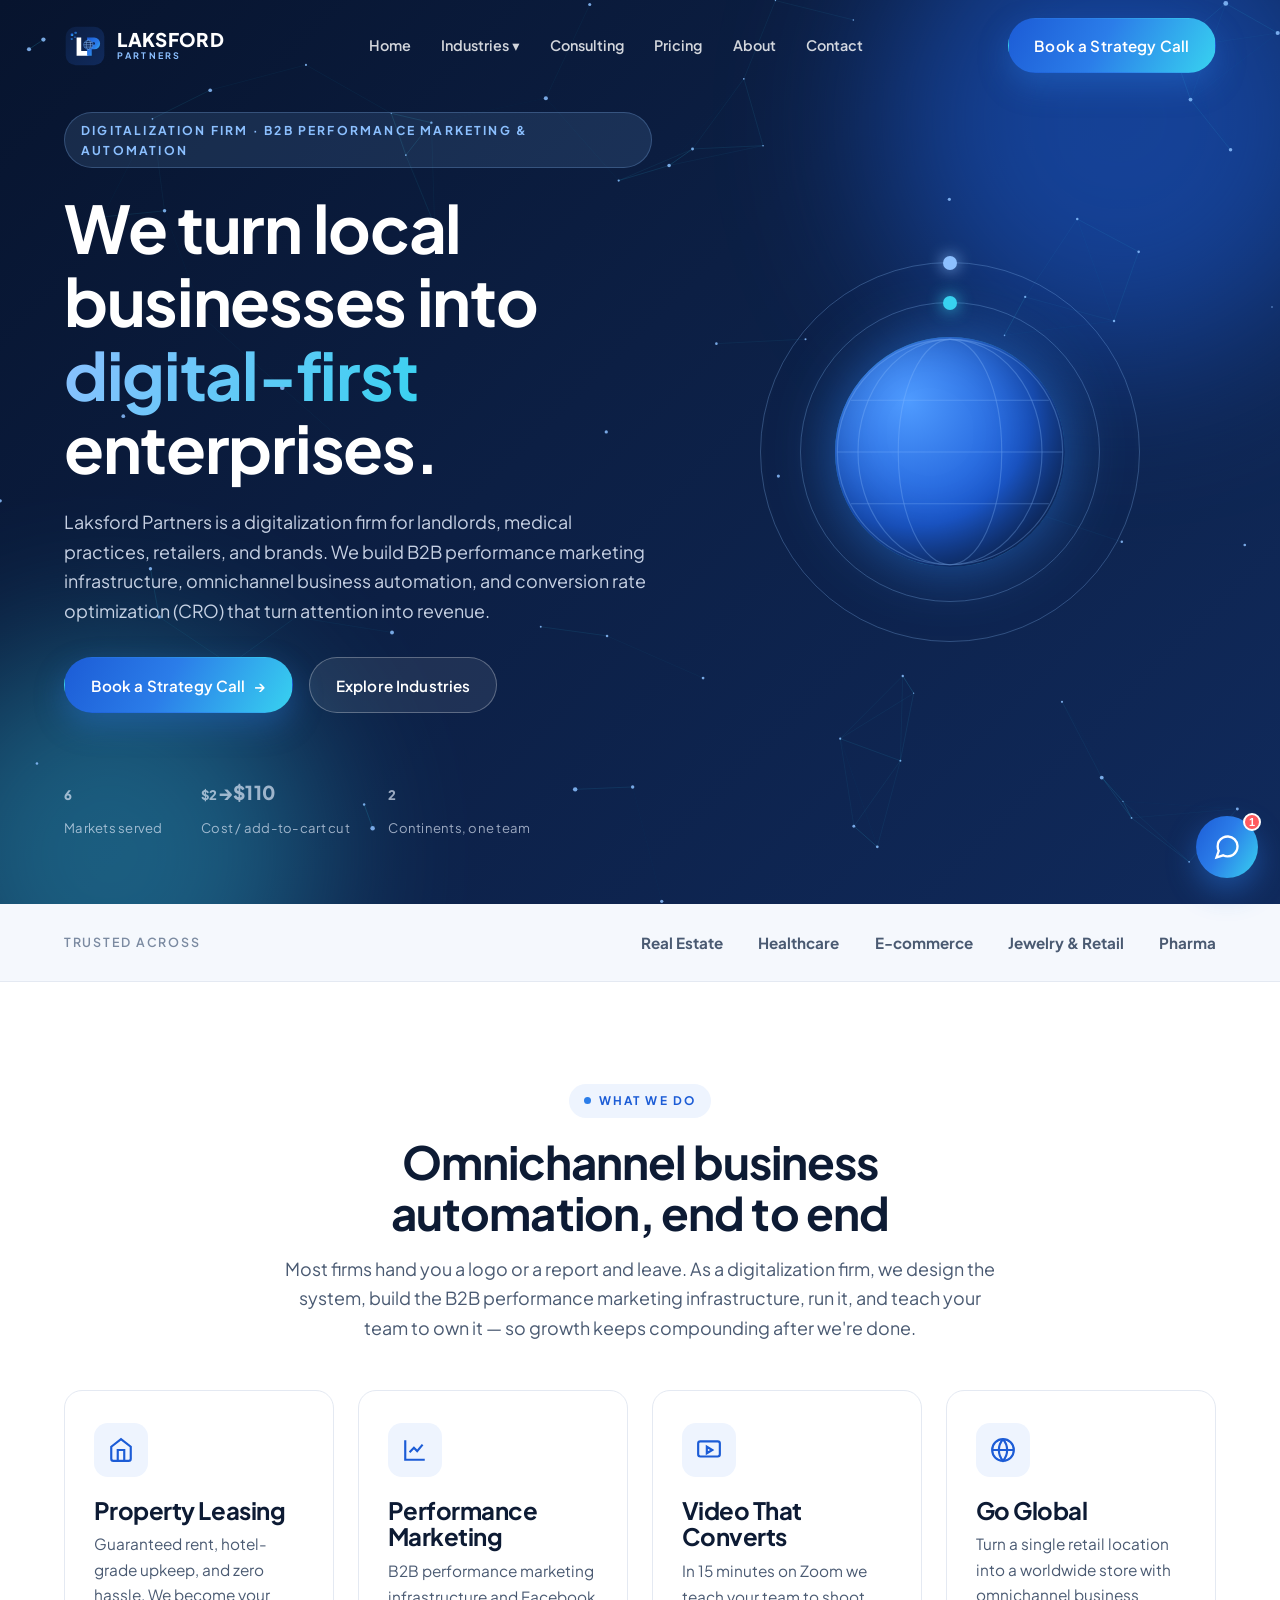
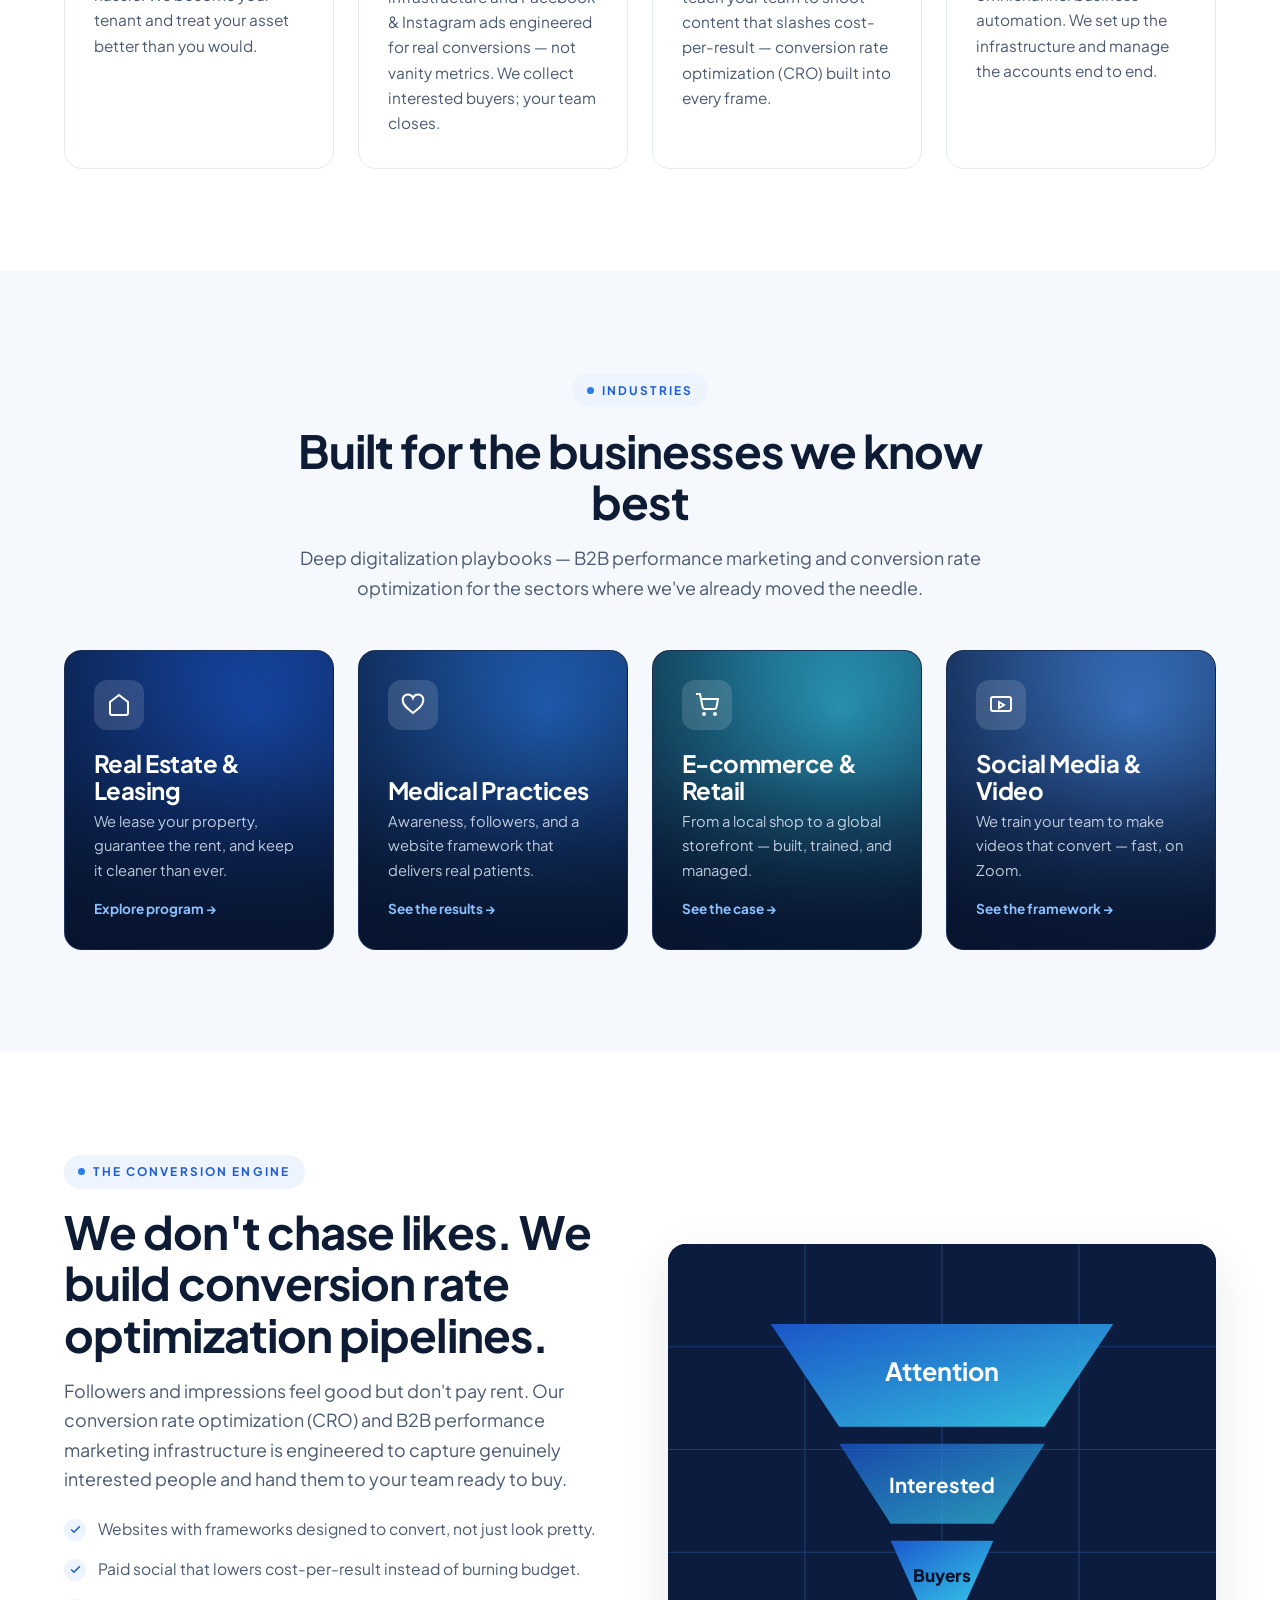
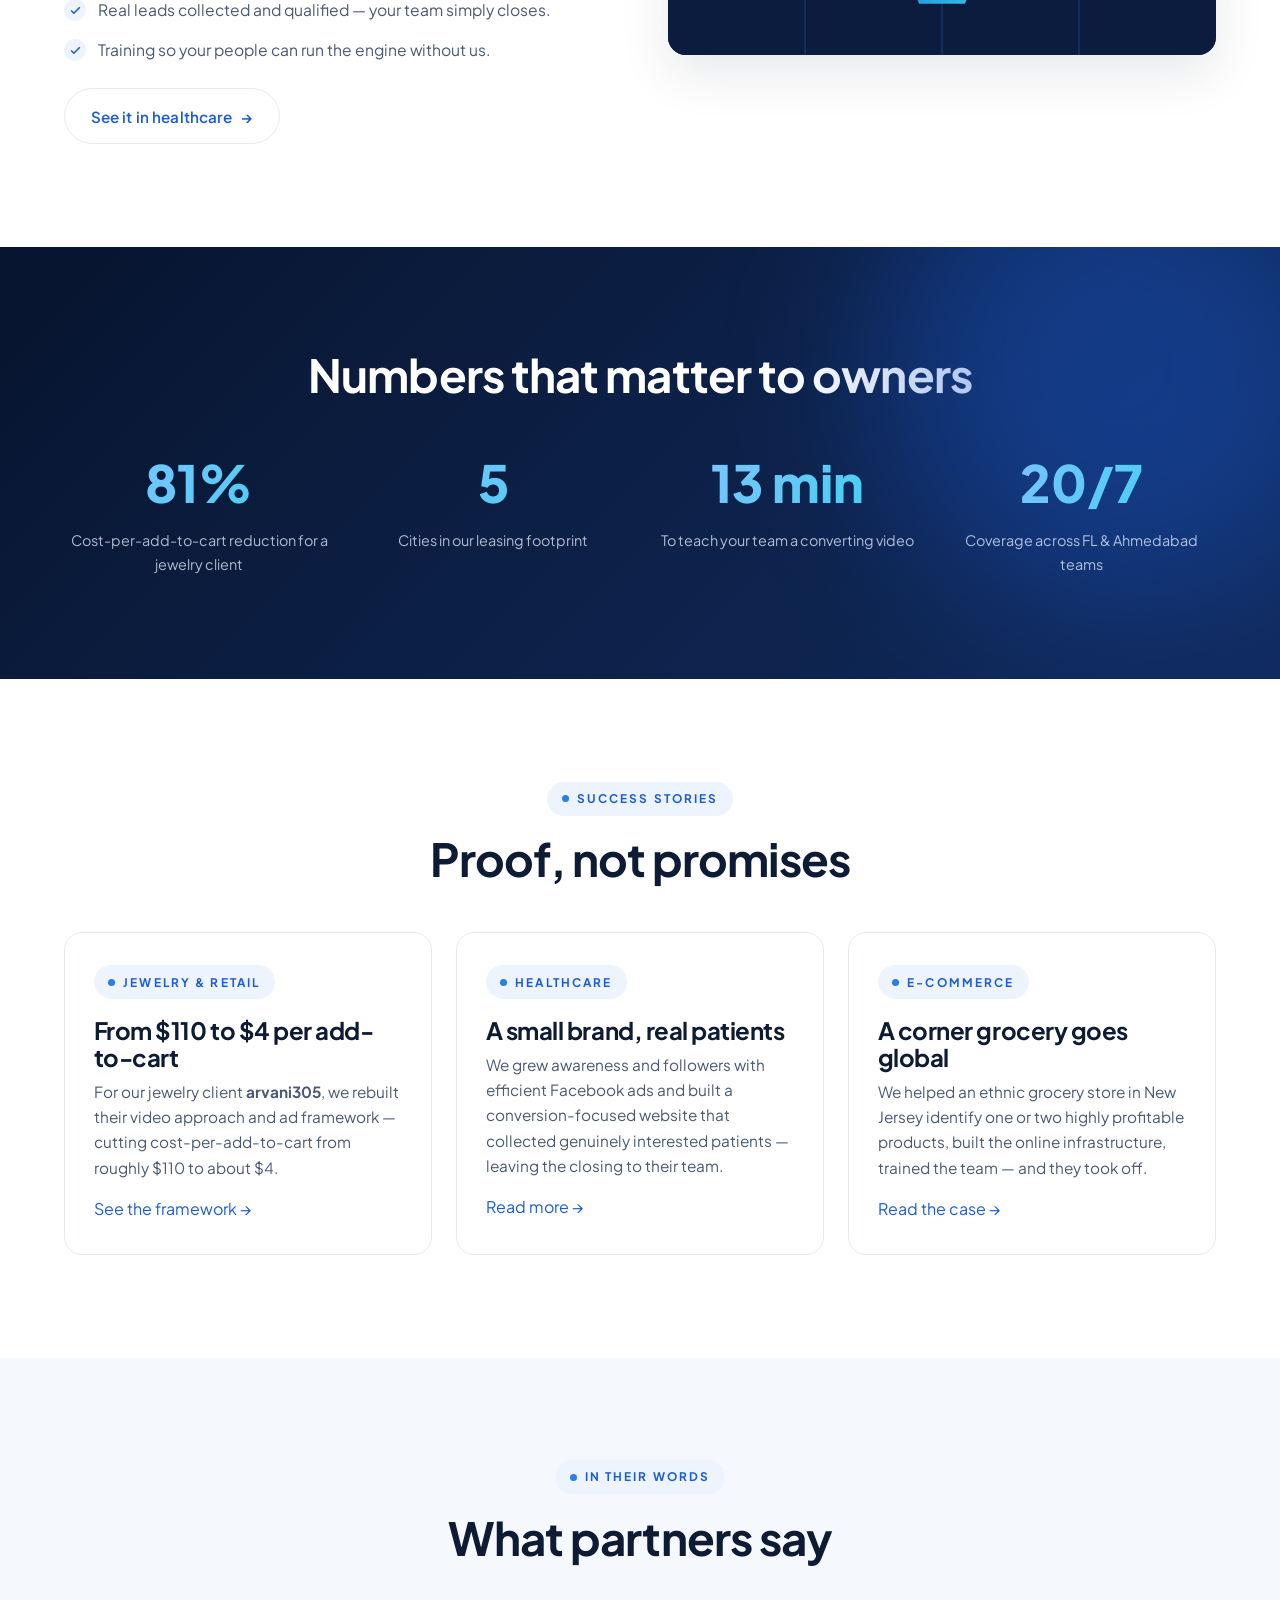
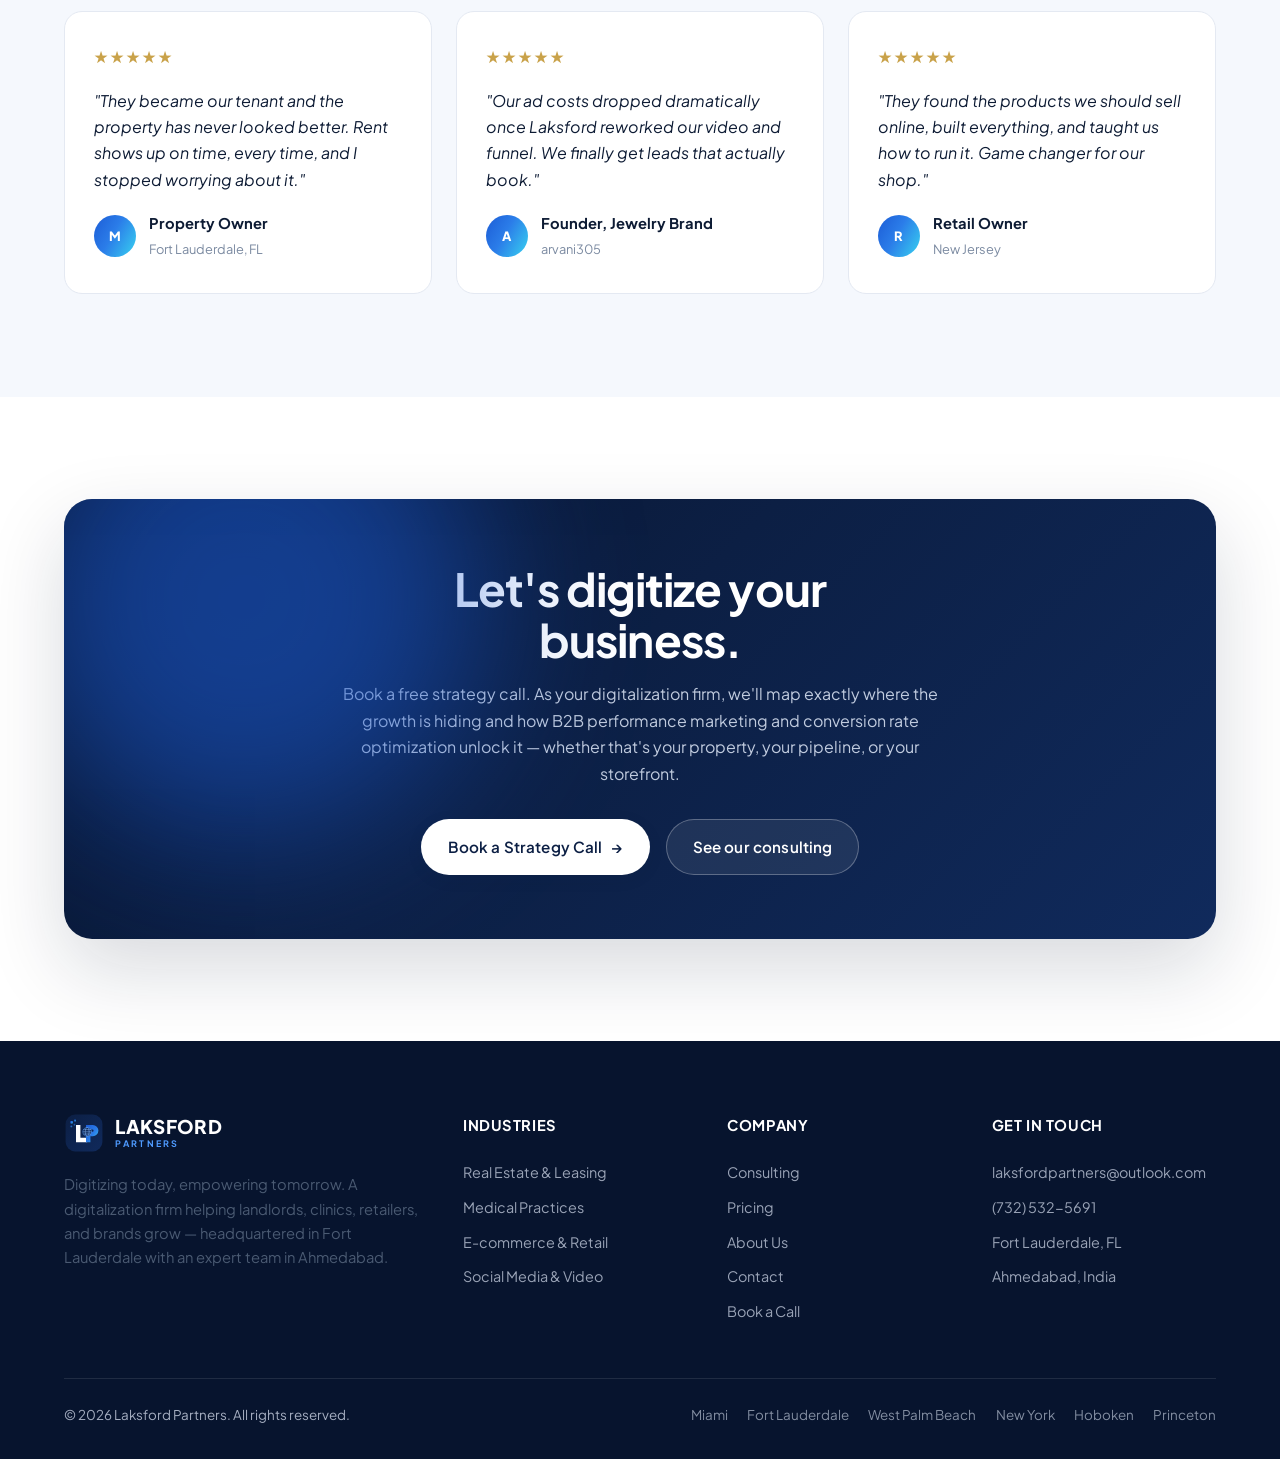
<file: index.html>
<!DOCTYPE html>
<html lang="en">
<head>
<meta charset="UTF-8">
<meta name="viewport" content="width=device-width, initial-scale=1.0">
<title>Digitalization Firm | B2B Performance Marketing &amp; Automation | Laksford Partners</title>
<meta name="description" content="Laksford Partners is a digitalization firm delivering B2B performance marketing, omnichannel business automation, and conversion rate optimization for Fort Lauderdale businesses ready to grow revenue.">
<link rel="canonical" href="https://laksford.com/">
<meta property="og:title" content="Digitalization Firm | B2B Performance Marketing &amp; Automation | Laksford Partners">
<meta property="og:description" content="A digitalization firm delivering B2B performance marketing infrastructure, omnichannel business automation, and conversion rate optimization for Fort Lauderdale and beyond.">
<meta property="og:type" content="website">
<meta property="og:url" content="https://laksford.com/">
<meta property="og:site_name" content="Laksford Partners">
<meta property="og:image" content="https://laksford.com/og-image.jpg">
<meta name="twitter:card" content="summary_large_image">
<meta name="twitter:title" content="Digitalization Firm | B2B Performance Marketing &amp; Automation | Laksford Partners">
<meta name="twitter:description" content="A digitalization firm delivering B2B performance marketing, omnichannel business automation, and conversion rate optimization for local businesses.">
<meta name="twitter:image" content="https://laksford.com/og-image.jpg">
<link rel="preconnect" href="https://fonts.googleapis.com">
<link rel="preconnect" href="https://fonts.gstatic.com" crossorigin>
<link href="https://fonts.googleapis.com/css2?family=Plus+Jakarta+Sans:wght@400;500;600;700;800&display=swap" rel="stylesheet">
<link rel="icon" href="assets/logo.svg" type="image/svg+xml">
<link rel="stylesheet" href="assets/css/style.css">
</head>
<body>

<!-- NAV -->
<header class="nav">
  <div class="wrap nav-inner">
    <a class="brand" href="index.html">
      <img class="logo-svg" src="assets/logo.svg" alt="Laksford Partners">
      <span class="brand-text"><span class="brand-name">LAKSFORD</span><span class="brand-sub">Partners</span></span>
    </a>
    <nav>
      <ul class="nav-links">
        <li><a href="index.html">Home</a></li>
        <li class="has-drop">
          <a href="#industries">Industries ▾</a>
          <div class="drop">
            <a href="real-estate.html">Real Estate &amp; Leasing<span>Guaranteed rent, hands-off ownership</span></a>
            <a href="medical-practices.html">Medical Practices<span>Patient growth that converts</span></a>
            <a href="ecommerce.html">E-commerce &amp; Retail<span>Local store to global brand</span></a>
            <a href="social-media.html">Social Media &amp; Video<span>Content that drives sales</span></a>
          </div>
        </li>
        <li><a href="consulting.html">Consulting</a></li>
      <li><a href="pricing.html">Pricing</a></li>
        <li><a href="about.html">About</a></li>
        <li><a href="contact.html">Contact</a></li>
      </ul>
    </nav>
    <div class="nav-cta">
      <a class="btn btn-primary" href="contact.html">Book a Strategy Call</a>
      <button class="hamburger" aria-label="Menu"><span></span><span></span><span></span></button>
    </div>
  </div>
</header>

<div class="mobile-menu">
  <button class="mobile-close" aria-label="Close">&times;</button>
  <a href="index.html">Home</a>
  <a href="real-estate.html">Real Estate</a>
  <a href="medical-practices.html">Medical Practices</a>
  <a href="ecommerce.html">E-commerce</a>
  <a href="social-media.html">Social Media</a>
  <a href="consulting.html">Consulting</a>
  <a href="pricing.html">Pricing</a>
  <a href="about.html">About</a>
  <a href="contact.html">Contact</a>
</div>

<!-- HERO -->
<section class="hero">
  <div class="hero-glow g1"></div>
  <div class="hero-glow g2"></div>
  <canvas id="hero-canvas"></canvas>
  <div class="wrap">
    <div class="hero-copy">
      <span class="hero-eyebrow">Digitalization Firm · B2B Performance Marketing &amp; Automation</span>
      <h1>We turn local businesses into <span class="gradient-text">digital-first</span> enterprises.</h1>
      <p>Laksford Partners is a digitalization firm for landlords, medical practices, retailers, and brands. We build B2B performance marketing infrastructure, omnichannel business automation, and conversion rate optimization (CRO) that turn attention into revenue.</p>
      <div class="hero-btns">
        <a class="btn btn-primary" href="contact.html">Book a Strategy Call <span class="arrow">→</span></a>
        <a class="btn btn-ghost" href="#industries">Explore Industries</a>
      </div>
      <div class="hero-stats">
        <div class="stat"><strong><span data-count="6">0</span></strong><span>Markets served</span></div>
        <div class="stat"><strong><span data-count="2" data-prefix="$">0</span><span style="font-size:1.2rem">→$110</span></strong><span>Cost / add-to-cart cut</span></div>
        <div class="stat"><strong><span data-count="2">0</span></strong><span>Continents, one team</span></div>
      </div>
    </div>
    <div class="hero-visual">
      <div class="orbit-wrap">
        <div class="pulse-ring"></div>
        <div class="globe-core"></div>
        <svg class="globe-grid" role="img" aria-label="Global digitalization firm delivering omnichannel business automation across six markets" viewBox="0 0 200 200" fill="none" stroke="rgba(140,192,255,.55)" stroke-width="1">
          <title>Global digitalization and omnichannel business automation network</title>
          <circle cx="100" cy="100" r="98"/>
          <ellipse cx="100" cy="100" rx="45" ry="98"/>
          <ellipse cx="100" cy="100" rx="80" ry="98"/>
          <line x1="2" y1="100" x2="198" y2="100"/>
          <line x1="14" y1="55" x2="186" y2="55"/>
          <line x1="14" y1="145" x2="186" y2="145"/>
        </svg>
        <div class="orbit o1"><span class="node"></span></div>
        <div class="orbit o2"><span class="node"></span></div>
      </div>
    </div>
  </div>
</section>

<!-- TRUST BAR -->
<section class="trustbar">
  <div class="wrap">
    <p>Trusted across</p>
    <div class="trust-items">
      <span>Real Estate</span><span>Healthcare</span><span>E-commerce</span><span>Jewelry &amp; Retail</span><span>Pharma</span>
    </div>
  </div>
</section>

<!-- INTRO / VALUE -->
<section class="section" id="approach">
  <div class="wrap">
    <div class="section-head center reveal">
      <span class="eyebrow">What we do</span>
      <h2>Omnichannel business automation, end to end</h2>
      <p class="lead" style="margin:1rem auto 0">Most firms hand you a logo or a report and leave. As a digitalization firm, we design the system, build the B2B performance marketing infrastructure, run it, and teach your team to own it — so growth keeps compounding after we're done.</p>
    </div>
    <div class="grid g-4" style="margin-top:3rem">
      <div class="card reveal">
        <div class="ic"><svg aria-hidden="true" viewBox="0 0 24 24" fill="none" stroke="currentColor" stroke-width="2"><path d="M3 9l9-7 9 7v11a2 2 0 0 1-2 2H5a2 2 0 0 1-2-2z"/><path d="M9 22V12h6v10"/></svg></div>
        <h3>Property Leasing</h3>
        <p>Guaranteed rent, hotel-grade upkeep, and zero hassle. We become your tenant and treat your asset better than you would.</p>
      </div>
      <div class="card reveal d1">
        <div class="ic"><svg aria-hidden="true" viewBox="0 0 24 24" fill="none" stroke="currentColor" stroke-width="2"><path d="M3 3v18h18"/><path d="M7 14l4-4 3 3 5-6"/></svg></div>
        <h3>Performance Marketing</h3>
        <p>B2B performance marketing infrastructure and Facebook &amp; Instagram ads engineered for real conversions — not vanity metrics. We collect interested buyers; your team closes.</p>
      </div>
      <div class="card reveal d2">
        <div class="ic"><svg aria-hidden="true" viewBox="0 0 24 24" fill="none" stroke="currentColor" stroke-width="2"><rect x="2" y="4" width="20" height="14" rx="2"/><path d="m10 9 5 3-5 3z"/></svg></div>
        <h3>Video That Converts</h3>
        <p>In 15 minutes on Zoom we teach your team to shoot content that slashes cost-per-result — conversion rate optimization (CRO) built into every frame.</p>
      </div>
      <div class="card reveal d3">
        <div class="ic"><svg aria-hidden="true" viewBox="0 0 24 24" fill="none" stroke="currentColor" stroke-width="2"><circle cx="12" cy="12" r="10"/><path d="M2 12h20M12 2a15 15 0 0 1 0 20 15 15 0 0 1 0-20"/></svg></div>
        <h3>Go Global</h3>
        <p>Turn a single retail location into a worldwide store with omnichannel business automation. We set up the infrastructure and manage the accounts end to end.</p>
      </div>
    </div>
  </div>
</section>

<!-- INDUSTRIES -->
<section class="section" id="industries" style="background:var(--bg-soft)">
  <div class="wrap">
    <div class="section-head center reveal">
      <span class="eyebrow">Industries</span>
      <h2>Built for the businesses we know best</h2>
      <p class="lead" style="margin:1rem auto 0">Deep digitalization playbooks — B2B performance marketing and conversion rate optimization for the sectors where we've already moved the needle.</p>
    </div>
    <div class="grid g-4" style="margin-top:3rem">
      <a class="ind-card reveal" href="real-estate.html">
        <div class="ind-bg" style="background:radial-gradient(circle at 70% 20%,#1c5cd6,#07142e)"></div>
        <div class="ind-overlay"></div>
        <div class="ind-ic"><svg aria-hidden="true" viewBox="0 0 24 24" fill="none" stroke="currentColor" stroke-width="2"><path d="M3 9l9-7 9 7v11a2 2 0 0 1-2 2H5a2 2 0 0 1-2-2z"/></svg></div>
        <h3>Real Estate &amp; Leasing</h3>
        <p>We lease your property, guarantee the rent, and keep it cleaner than ever.</p>
        <span class="ind-link">Explore program →</span>
      </a>
      <a class="ind-card reveal d1" href="medical-practices.html">
        <div class="ind-bg" style="background:radial-gradient(circle at 70% 20%,#2b7de9,#07142e)"></div>
        <div class="ind-overlay"></div>
        <div class="ind-ic"><svg aria-hidden="true" viewBox="0 0 24 24" fill="none" stroke="currentColor" stroke-width="2"><path d="M19 14c1.5-1.6 3-3.5 3-5.5A4.5 4.5 0 0 0 12 5 4.5 4.5 0 0 0 2 8.5C2 12 6 15 12 20c2.5-2 4.7-3.9 7-6z"/></svg></div>
        <h3>Medical Practices</h3>
        <p>Awareness, followers, and a website framework that delivers real patients.</p>
        <span class="ind-link">See the results →</span>
      </a>
      <a class="ind-card reveal d2" href="ecommerce.html">
        <div class="ind-bg" style="background:radial-gradient(circle at 70% 20%,#38d2f0,#07142e)"></div>
        <div class="ind-overlay"></div>
        <div class="ind-ic"><svg aria-hidden="true" viewBox="0 0 24 24" fill="none" stroke="currentColor" stroke-width="2"><circle cx="9" cy="21" r="1"/><circle cx="20" cy="21" r="1"/><path d="M1 1h4l2.7 13.4a2 2 0 0 0 2 1.6h9.7a2 2 0 0 0 2-1.6L23 6H6"/></svg></div>
        <h3>E-commerce &amp; Retail</h3>
        <p>From a local shop to a global storefront — built, trained, and managed.</p>
        <span class="ind-link">See the case →</span>
      </a>
      <a class="ind-card reveal d3" href="social-media.html">
        <div class="ind-bg" style="background:radial-gradient(circle at 70% 20%,#4f9bff,#07142e)"></div>
        <div class="ind-overlay"></div>
        <div class="ind-ic"><svg aria-hidden="true" viewBox="0 0 24 24" fill="none" stroke="currentColor" stroke-width="2"><rect x="2" y="4" width="20" height="14" rx="2"/><path d="m10 9 5 3-5 3z"/></svg></div>
        <h3>Social Media &amp; Video</h3>
        <p>We train your team to make videos that convert — fast, on Zoom.</p>
        <span class="ind-link">See the framework →</span>
      </a>
    </div>
  </div>
</section>

<!-- FEATURE: framework -->
<section class="section">
  <div class="wrap">
    <div class="feature-row">
      <div class="reveal">
        <span class="eyebrow">The conversion engine</span>
        <h2>We don't chase likes. We build conversion rate optimization pipelines.</h2>
        <p class="lead" style="margin-top:1rem">Followers and impressions feel good but don't pay rent. Our conversion rate optimization (CRO) and B2B performance marketing infrastructure is engineered to capture genuinely interested people and hand them to your team ready to buy.</p>
        <ul class="feature-list">
          <li><span class="check"><svg aria-hidden="true" viewBox="0 0 24 24" fill="none" stroke="currentColor" stroke-width="3"><path d="M20 6 9 17l-5-5"/></svg></span> Websites with frameworks designed to convert, not just look pretty.</li>
          <li><span class="check"><svg aria-hidden="true" viewBox="0 0 24 24" fill="none" stroke="currentColor" stroke-width="3"><path d="M20 6 9 17l-5-5"/></svg></span> Paid social that lowers cost-per-result instead of burning budget.</li>
          <li><span class="check"><svg aria-hidden="true" viewBox="0 0 24 24" fill="none" stroke="currentColor" stroke-width="3"><path d="M20 6 9 17l-5-5"/></svg></span> Real leads collected and qualified — your team simply closes.</li>
          <li><span class="check"><svg aria-hidden="true" viewBox="0 0 24 24" fill="none" stroke="currentColor" stroke-width="3"><path d="M20 6 9 17l-5-5"/></svg></span> Training so your people can run the engine without us.</li>
        </ul>
        <a class="btn btn-outline" href="medical-practices.html" style="margin-top:1.6rem">See it in healthcare <span class="arrow">→</span></a>
      </div>
      <div class="feature-visual reveal d1">
        <svg role="img" aria-label="Conversion rate optimization funnel turning attention into interested buyers for B2B performance marketing" viewBox="0 0 480 360" preserveAspectRatio="xMidYMid slice" style="width:100%;height:100%">
          <title>Conversion rate optimization funnel: attention to interested to buyers</title>
          <defs><linearGradient id="fg1" x1="0" y1="0" x2="1" y2="1"><stop offset="0" stop-color="#1c5cd6"/><stop offset="1" stop-color="#38d2f0"/></linearGradient></defs>
          <rect width="480" height="360" fill="#0b1c3f"/>
          <g opacity=".25" stroke="#4f9bff"><path d="M0 90h480M0 180h480M0 270h480M120 0v360M240 0v360M360 0v360"/></g>
          <!-- funnel -->
          <path d="M90 70h300l-60 90H150z" fill="url(#fg1)" opacity=".9"/>
          <path d="M150 175h180l-45 70H195z" fill="url(#fg1)" opacity=".7"/>
          <path d="M195 260h90l-25 55h-40z" fill="url(#fg1)" opacity=".95"/>
          <text x="240" y="120" fill="#fff" font-size="22" font-weight="700" text-anchor="middle" font-family="Plus Jakarta Sans">Attention</text>
          <text x="240" y="218" fill="#fff" font-size="18" font-weight="700" text-anchor="middle" font-family="Plus Jakarta Sans">Interested</text>
          <text x="240" y="296" fill="#07142e" font-size="15" font-weight="800" text-anchor="middle" font-family="Plus Jakarta Sans">Buyers</text>
        </svg>
      </div>
    </div>
  </div>
</section>

<!-- STATS BAND -->
<section class="section stats-band">
  <div class="hero-glow g1" style="top:-120px;right:-80px"></div>
  <div class="wrap">
    <div class="section-head center reveal" style="margin:0 auto 2.5rem">
      <h2 style="color:#fff">Numbers that matter to owners</h2>
    </div>
    <div class="stats-grid">
      <div class="reveal"><div class="num"><span data-count="96" data-suffix="%">0</span></div><div class="lbl">Cost-per-add-to-cart reduction for a jewelry client</div></div>
      <div class="reveal d1"><div class="num"><span data-count="6">0</span></div><div class="lbl">Cities in our leasing footprint</div></div>
      <div class="reveal d2"><div class="num"><span data-count="15" data-suffix=" min">0</span></div><div class="lbl">To teach your team a converting video</div></div>
      <div class="reveal d3"><div class="num"><span data-count="24" data-suffix="/7">0</span></div><div class="lbl">Coverage across FL &amp; Ahmedabad teams</div></div>
    </div>
  </div>
</section>

<!-- SUCCESS STORIES -->
<section class="section">
  <div class="wrap">
    <div class="section-head center reveal">
      <span class="eyebrow">Success stories</span>
      <h2>Proof, not promises</h2>
    </div>
    <div class="grid g-3" style="margin-top:3rem">
      <div class="card reveal">
        <span class="eyebrow">Jewelry &amp; Retail</span>
        <h3>From $110 to $4 per add-to-cart</h3>
        <p>For our jewelry client <strong>arvani305</strong>, we rebuilt their video approach and ad framework — cutting cost-per-add-to-cart from roughly $110 to about $4.</p>
        <a class="ind-link" style="color:var(--blue-600);margin-top:1rem;display:inline-flex;gap:.4rem" href="social-media.html">See the framework →</a>
      </div>
      <div class="card reveal d1">
        <span class="eyebrow">Healthcare</span>
        <h3>A small brand, real patients</h3>
        <p>We grew awareness and followers with efficient Facebook ads and built a conversion-focused website that collected genuinely interested patients — leaving the closing to their team.</p>
        <a class="ind-link" style="color:var(--blue-600);margin-top:1rem;display:inline-flex;gap:.4rem" href="medical-practices.html">Read more →</a>
      </div>
      <div class="card reveal d2">
        <span class="eyebrow">E-commerce</span>
        <h3>A corner grocery goes global</h3>
        <p>We helped an ethnic grocery store in New Jersey identify one or two highly profitable products, built the online infrastructure, trained the team — and they took off.</p>
        <a class="ind-link" style="color:var(--blue-600);margin-top:1rem;display:inline-flex;gap:.4rem" href="ecommerce.html">Read the case →</a>
      </div>
    </div>
  </div>
</section>

<!-- TESTIMONIALS -->
<section class="section" style="background:var(--bg-soft)">
  <div class="wrap">
    <div class="section-head center reveal">
      <span class="eyebrow">In their words</span>
      <h2>What partners say</h2>
    </div>
    <div class="quote-grid" style="margin-top:3rem">
      <div class="quote reveal">
        <div class="stars">★★★★★</div>
        <p>"They became our tenant and the property has never looked better. Rent shows up on time, every time, and I stopped worrying about it."</p>
        <div class="who"><span class="av">M</span><div><strong>Property Owner</strong><span>Fort Lauderdale, FL</span></div></div>
      </div>
      <div class="quote reveal d1">
        <div class="stars">★★★★★</div>
        <p>"Our ad costs dropped dramatically once Laksford reworked our video and funnel. We finally get leads that actually book."</p>
        <div class="who"><span class="av">A</span><div><strong>Founder, Jewelry Brand</strong><span>arvani305</span></div></div>
      </div>
      <div class="quote reveal d2">
        <div class="stars">★★★★★</div>
        <p>"They found the products we should sell online, built everything, and taught us how to run it. Game changer for our shop."</p>
        <div class="who"><span class="av">R</span><div><strong>Retail Owner</strong><span>New Jersey</span></div></div>
      </div>
    </div>
  </div>
</section>

<!-- CTA -->
<section class="section">
  <div class="wrap">
    <div class="cta reveal">
      <div class="hero-glow g1"></div>
      <h2>Let's digitize your business.</h2>
      <p>Book a free strategy call. As your digitalization firm, we'll map exactly where the growth is hiding and how B2B performance marketing and conversion rate optimization unlock it — whether that's your property, your pipeline, or your storefront.</p>
      <div class="cta-btns">
        <a class="btn btn-light" href="contact.html">Book a Strategy Call <span class="arrow">→</span></a>
        <a class="btn btn-ghost" href="consulting.html">See our consulting</a>
      </div>
    </div>
  </div>
</section>

<!-- FOOTER -->
<footer class="site">
  <div class="wrap">
    <div class="foot-grid">
      <div>
        <a class="brand" href="index.html">
          <img class="logo-svg" src="assets/logo.svg" alt="Laksford Partners" style="width:40px;height:40px">
          <span class="brand-text"><span class="brand-name">LAKSFORD</span><span class="brand-sub">Partners</span></span>
        </a>
        <p class="f-about">Digitizing today, empowering tomorrow. A digitalization firm helping landlords, clinics, retailers, and brands grow — headquartered in Fort Lauderdale with an expert team in Ahmedabad.</p>
      </div>
      <div class="foot-col">
        <h5>Industries</h5>
        <a href="real-estate.html">Real Estate &amp; Leasing</a>
        <a href="medical-practices.html">Medical Practices</a>
        <a href="ecommerce.html">E-commerce &amp; Retail</a>
        <a href="social-media.html">Social Media &amp; Video</a>
      </div>
      <div class="foot-col">
        <h5>Company</h5>
        <a href="consulting.html">Consulting</a>
        <a href="pricing.html">Pricing</a>
        <a href="about.html">About Us</a>
        <a href="contact.html">Contact</a>
        <a href="contact.html">Book a Call</a>
      </div>
      <div class="foot-col">
        <h5>Get in touch</h5>
        <a href="mailto:laksfordpartners@outlook.com">laksfordpartners@outlook.com</a>
        <a href="tel:+17325325691">(732) 532-5691</a><a href="contact.html">Fort Lauderdale, FL</a>
        <a href="contact.html">Ahmedabad, India</a>
      </div>
    </div>
    <div class="foot-bottom">
      <span>© <span data-year>2026</span> Laksford Partners. All rights reserved.</span>
      <div class="locs"><span>Miami</span><span>Fort Lauderdale</span><span>West Palm Beach</span><span>New York</span><span>Hoboken</span><span>Princeton</span></div>
    </div>
  </div>
</footer>

<script src="assets/js/main.js"></script>
<script type="application/ld+json">
{
  "@context": "https://schema.org",
  "@graph": [
    {
      "@type": "Organization",
      "@id": "https://laksford.com/#organization",
      "name": "Laksford Partners",
      "url": "https://laksford.com/",
      "email": "laksfordpartners@outlook.com",
      "telephone": "+17325325691",
      "description": "Laksford Partners is a digitalization firm delivering B2B performance marketing infrastructure, omnichannel business automation, and conversion rate optimization for local businesses.",
      "logo": "https://laksford.com/assets/logo.svg",
      "image": "https://laksford.com/og-image.jpg",
      "address": {
        "@type": "PostalAddress",
        "addressLocality": "Fort Lauderdale",
        "addressRegion": "FL",
        "addressCountry": "US"
      },
      "areaServed": [
        { "@type": "City", "name": "Miami" },
        { "@type": "City", "name": "Fort Lauderdale" },
        { "@type": "City", "name": "West Palm Beach" },
        { "@type": "City", "name": "New York" },
        { "@type": "City", "name": "Hoboken" },
        { "@type": "City", "name": "Princeton" }
      ]
    },
    {
      "@type": "WebSite",
      "@id": "https://laksford.com/#website",
      "url": "https://laksford.com/",
      "name": "Laksford Partners",
      "description": "Digitalization firm providing B2B performance marketing, omnichannel business automation, and conversion rate optimization.",
      "publisher": { "@id": "https://laksford.com/#organization" }
    }
  ]
}
</script>
</body>
</html>
</file>
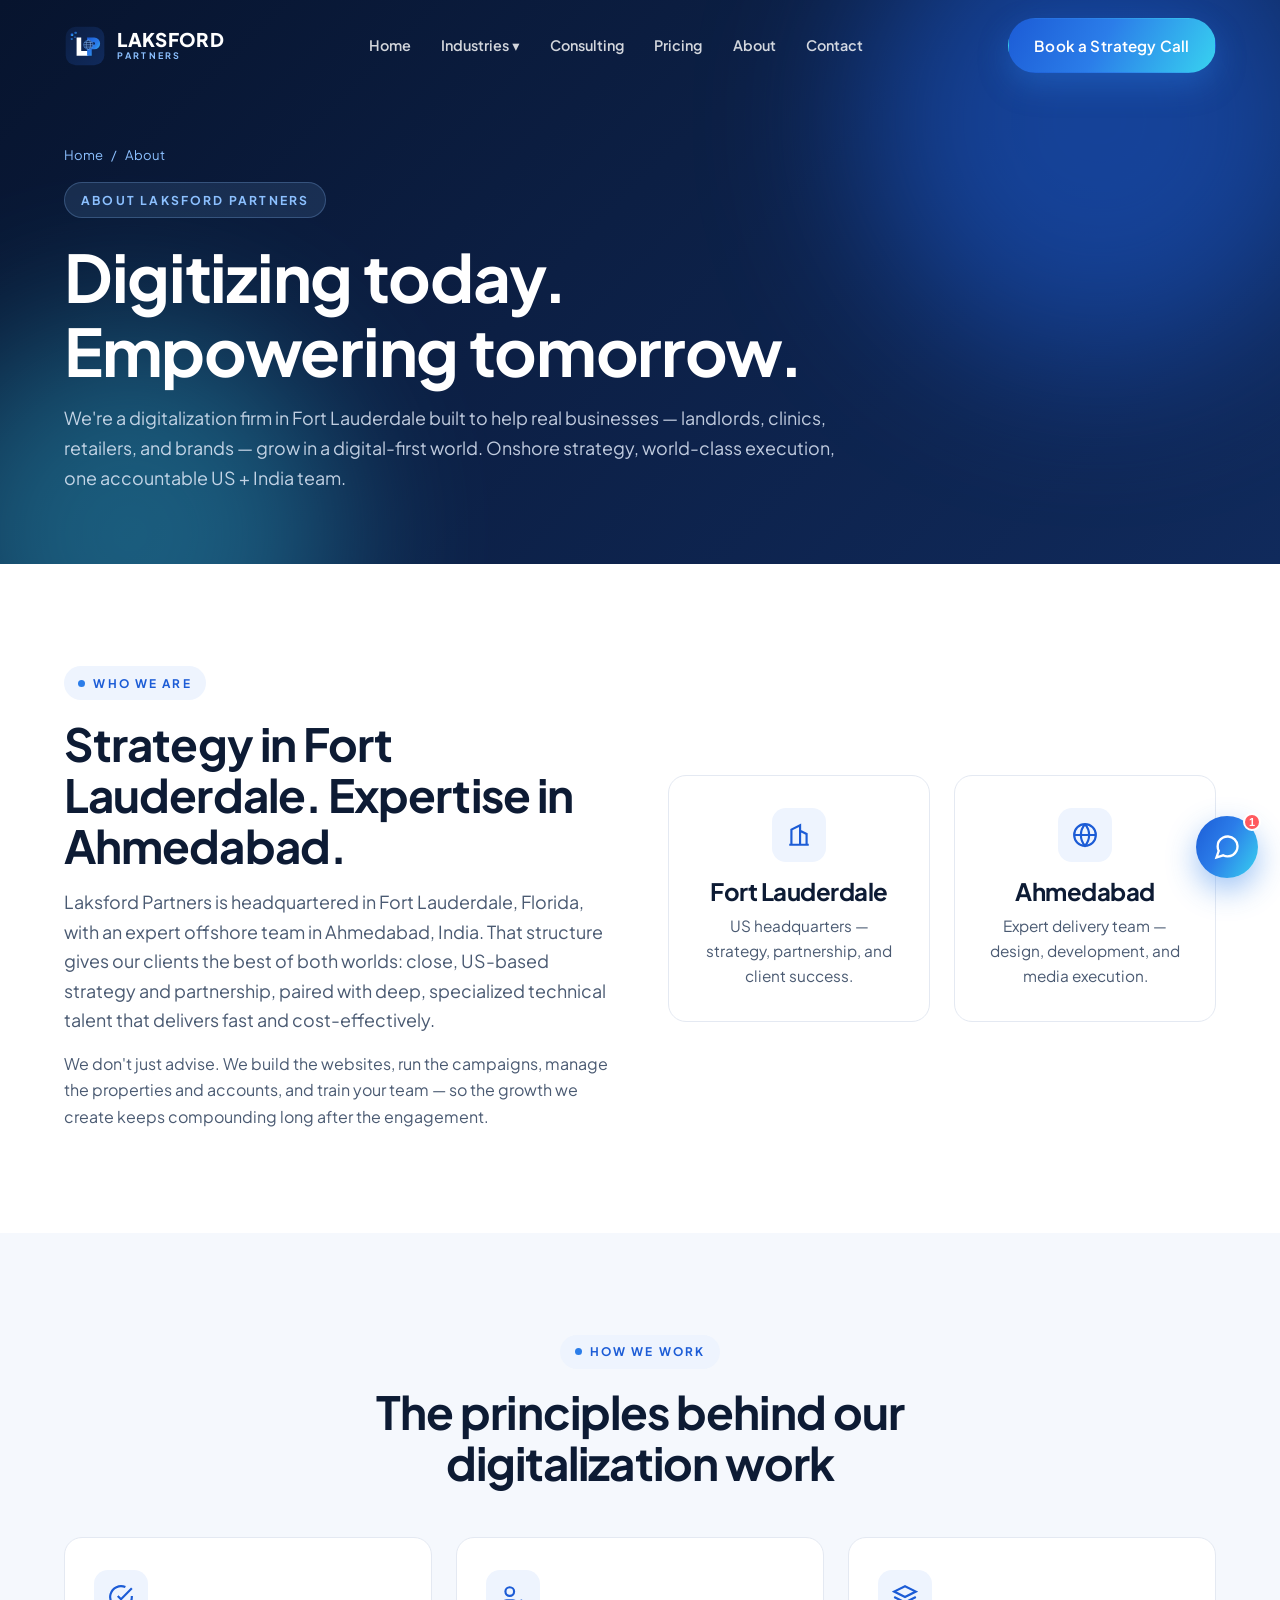
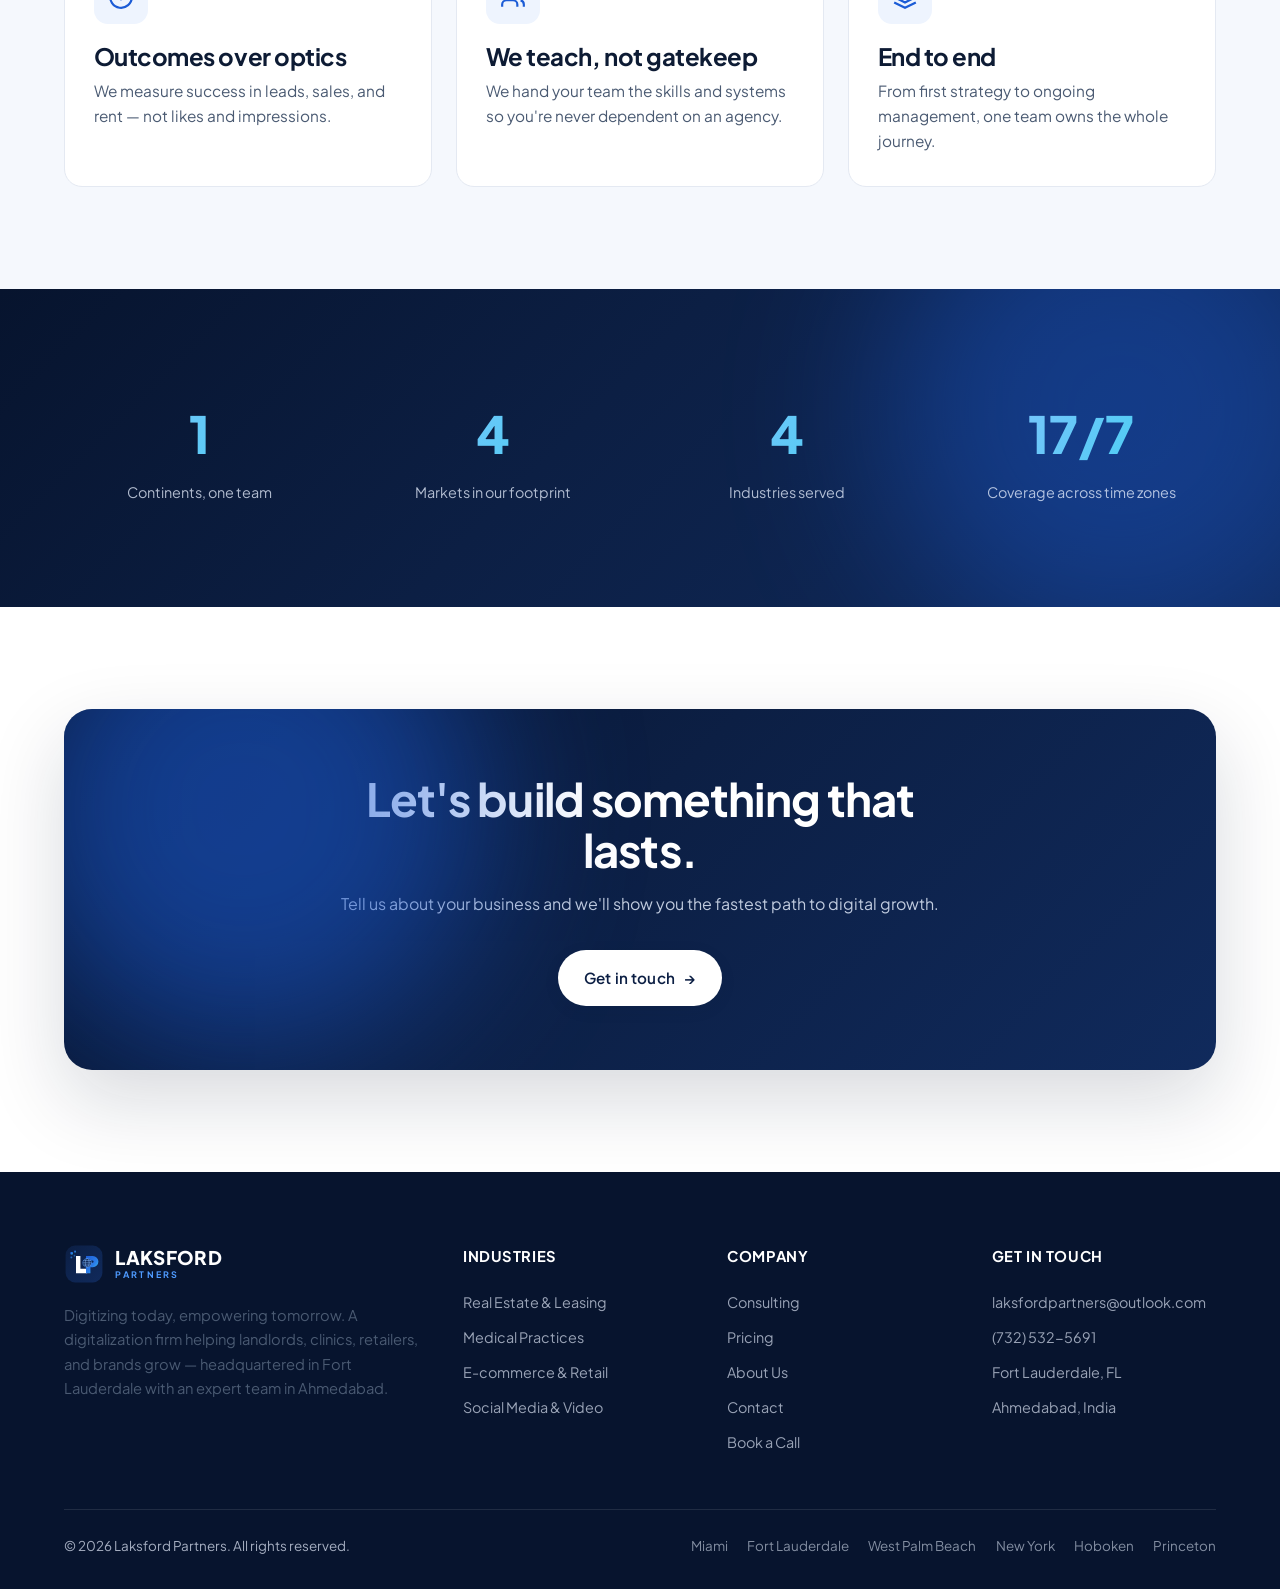
<file: about.html>
<!DOCTYPE html>
<html lang="en">
<head>
<meta charset="UTF-8">
<meta name="viewport" content="width=device-width, initial-scale=1.0">
<title>About Laksford Partners | Digitalization Firm in Fort Lauderdale</title>
<meta name="description" content="Laksford Partners is a digitalization firm in Fort Lauderdale with an expert team in Ahmedabad, India — leasing, performance marketing, e-commerce, and video that grows real businesses.">
<link rel="canonical" href="https://laksford.com/about">
<meta property="og:title" content="About Laksford Partners | Digitalization Firm in Fort Lauderdale">
<meta property="og:description" content="A digitalization firm in Fort Lauderdale with a US + India team delivering leasing, performance marketing, e-commerce, and video that grows real businesses.">
<meta property="og:type" content="website">
<meta property="og:url" content="https://laksford.com/about">
<meta property="og:site_name" content="Laksford Partners">
<meta property="og:image" content="https://laksford.com/og-image.jpg">
<meta name="twitter:card" content="summary_large_image">
<meta name="twitter:title" content="About Laksford Partners | Digitalization Firm in Fort Lauderdale">
<meta name="twitter:description" content="A digitalization firm in Fort Lauderdale with a US + India team delivering leasing, performance marketing, e-commerce, and video that grows real businesses.">
<meta name="twitter:image" content="https://laksford.com/og-image.jpg">
<link rel="preconnect" href="https://fonts.googleapis.com">
<link rel="preconnect" href="https://fonts.gstatic.com" crossorigin>
<link href="https://fonts.googleapis.com/css2?family=Plus+Jakarta+Sans:wght@400;500;600;700;800&display=swap" rel="stylesheet">
<link rel="icon" href="assets/logo.svg" type="image/svg+xml">
<link rel="stylesheet" href="assets/css/style.css">
</head>
<body>

<header class="nav">
  <div class="wrap nav-inner">
    <a class="brand" href="index.html"><img class="logo-svg" src="assets/logo.svg" alt="Laksford Partners"><span class="brand-text"><span class="brand-name">LAKSFORD</span><span class="brand-sub">Partners</span></span></a>
    <nav><ul class="nav-links">
      <li><a href="index.html">Home</a></li>
      <li class="has-drop"><a href="index.html#industries">Industries ▾</a><div class="drop">
        <a href="real-estate.html">Real Estate &amp; Leasing<span>Guaranteed rent, hands-off ownership</span></a>
        <a href="medical-practices.html">Medical Practices<span>Patient growth that converts</span></a>
        <a href="ecommerce.html">E-commerce &amp; Retail<span>Local store to global brand</span></a>
        <a href="social-media.html">Social Media &amp; Video<span>Content that drives sales</span></a>
      </div></li>
      <li><a href="consulting.html">Consulting</a></li>
      <li><a href="pricing.html">Pricing</a></li>
      <li><a href="about.html">About</a></li>
      <li><a href="contact.html">Contact</a></li>
    </ul></nav>
    <div class="nav-cta"><a class="btn btn-primary" href="contact.html">Book a Strategy Call</a><button class="hamburger" aria-label="Menu"><span></span><span></span><span></span></button></div>
  </div>
</header>
<div class="mobile-menu"><button class="mobile-close" aria-label="Close">&times;</button>
  <a href="index.html">Home</a><a href="real-estate.html">Real Estate</a><a href="medical-practices.html">Medical Practices</a><a href="ecommerce.html">E-commerce</a><a href="social-media.html">Social Media</a><a href="consulting.html">Consulting</a><a href="pricing.html">Pricing</a><a href="about.html">About</a><a href="contact.html">Contact</a>
</div>

<section class="page-hero">
  <div class="hero-glow g1"></div><div class="hero-glow g2"></div>
  <div class="wrap">
    <div class="crumbs"><a href="index.html">Home</a> / <span>About</span></div>
    <span class="hero-eyebrow">About Laksford Partners</span>
    <h1>Digitizing today. Empowering tomorrow.</h1>
    <p>We're a digitalization firm in Fort Lauderdale built to help real businesses — landlords, clinics, retailers, and brands — grow in a digital-first world. Onshore strategy, world-class execution, one accountable US + India team.</p>
  </div>
</section>

<!-- STORY -->
<section class="section">
  <div class="wrap">
    <div class="feature-row">
      <div class="reveal">
        <span class="eyebrow">Who we are</span>
        <h2>Strategy in Fort Lauderdale. Expertise in Ahmedabad.</h2>
        <p class="lead" style="margin-top:1rem">Laksford Partners is headquartered in Fort Lauderdale, Florida, with an expert offshore team in Ahmedabad, India. That structure gives our clients the best of both worlds: close, US-based strategy and partnership, paired with deep, specialized technical talent that delivers fast and cost-effectively.</p>
        <p style="margin-top:1rem">We don't just advise. We build the websites, run the campaigns, manage the properties and accounts, and train your team — so the growth we create keeps compounding long after the engagement.</p>
      </div>
      <div class="reveal d1">
        <div class="grid g-2">
          <div class="card" style="text-align:center"><div class="ic" style="margin:0 auto 1rem"><svg role="img" aria-label="Fort Lauderdale headquarters building" viewBox="0 0 24 24" fill="none" stroke="currentColor" stroke-width="2"><title>Fort Lauderdale headquarters</title><path d="M3 21h18M5 21V7l8-4v18M19 21V11l-6-3"/></svg></div><h3>Fort Lauderdale</h3><p>US headquarters — strategy, partnership, and client success.</p></div>
          <div class="card" style="text-align:center"><div class="ic" style="margin:0 auto 1rem"><svg role="img" aria-label="Ahmedabad global delivery team" viewBox="0 0 24 24" fill="none" stroke="currentColor" stroke-width="2"><title>Ahmedabad delivery team</title><circle cx="12" cy="12" r="10"/><path d="M2 12h20M12 2a15 15 0 0 1 0 20 15 15 0 0 1 0-20"/></svg></div><h3>Ahmedabad</h3><p>Expert delivery team — design, development, and media execution.</p></div>
        </div>
      </div>
    </div>
  </div>
</section>

<!-- VALUES -->
<section class="section" style="background:var(--bg-soft)">
  <div class="wrap">
    <div class="section-head center reveal"><span class="eyebrow">How we work</span><h2>The principles behind our digitalization work</h2></div>
    <div class="grid g-3" style="margin-top:3rem">
      <div class="card reveal"><div class="ic"><svg aria-hidden="true" viewBox="0 0 24 24" fill="none" stroke="currentColor" stroke-width="2"><path d="M22 11.08V12a10 10 0 1 1-5.93-9.14"/><path d="M22 4 12 14.01l-3-3"/></svg></div><h3>Outcomes over optics</h3><p>We measure success in leads, sales, and rent — not likes and impressions.</p></div>
      <div class="card reveal d1"><div class="ic"><svg aria-hidden="true" viewBox="0 0 24 24" fill="none" stroke="currentColor" stroke-width="2"><path d="M16 21v-2a4 4 0 0 0-4-4H6a4 4 0 0 0-4 4v2"/><circle cx="9" cy="7" r="4"/><path d="M22 21v-2a4 4 0 0 0-3-3.87"/></svg></div><h3>We teach, not gatekeep</h3><p>We hand your team the skills and systems so you're never dependent on an agency.</p></div>
      <div class="card reveal d2"><div class="ic"><svg aria-hidden="true" viewBox="0 0 24 24" fill="none" stroke="currentColor" stroke-width="2"><path d="M12 2 2 7l10 5 10-5z"/><path d="M2 17l10 5 10-5M2 12l10 5 10-5"/></svg></div><h3>End to end</h3><p>From first strategy to ongoing management, one team owns the whole journey.</p></div>
    </div>
  </div>
</section>

<!-- STATS -->
<section class="section stats-band">
  <div class="hero-glow g1" style="top:-120px;right:-80px"></div>
  <div class="wrap">
    <div class="stats-grid">
      <div class="reveal"><div class="num"><span data-count="2">0</span></div><div class="lbl">Continents, one team</div></div>
      <div class="reveal d1"><div class="num"><span data-count="6">0</span></div><div class="lbl">Markets in our footprint</div></div>
      <div class="reveal d2"><div class="num"><span data-count="5">0</span></div><div class="lbl">Industries served</div></div>
      <div class="reveal d3"><div class="num"><span data-count="24" data-suffix="/7">0</span></div><div class="lbl">Coverage across time zones</div></div>
    </div>
  </div>
</section>

<section class="section"><div class="wrap"><div class="cta reveal"><div class="hero-glow g1"></div>
  <h2>Let's build something that lasts.</h2>
  <p>Tell us about your business and we'll show you the fastest path to digital growth.</p>
  <div class="cta-btns"><a class="btn btn-light" href="contact.html">Get in touch <span class="arrow">→</span></a></div>
</div></div></section>

<footer class="site"><div class="wrap">
  <div class="foot-grid">
    <div><a class="brand" href="index.html"><img class="logo-svg" src="assets/logo.svg" alt="Laksford Partners" style="width:40px;height:40px"><span class="brand-text"><span class="brand-name">LAKSFORD</span><span class="brand-sub">Partners</span></span></a><p class="f-about">Digitizing today, empowering tomorrow. A digitalization firm helping landlords, clinics, retailers, and brands grow — headquartered in Fort Lauderdale with an expert team in Ahmedabad.</p></div>
    <div class="foot-col"><h5>Industries</h5><a href="real-estate.html">Real Estate &amp; Leasing</a><a href="medical-practices.html">Medical Practices</a><a href="ecommerce.html">E-commerce &amp; Retail</a><a href="social-media.html">Social Media &amp; Video</a></div>
    <div class="foot-col"><h5>Company</h5><a href="consulting.html">Consulting</a><a href="pricing.html">Pricing</a><a href="about.html">About Us</a><a href="contact.html">Contact</a><a href="contact.html">Book a Call</a></div>
    <div class="foot-col"><h5>Get in touch</h5><a href="mailto:laksfordpartners@outlook.com">laksfordpartners@outlook.com</a><a href="tel:+17325325691">(732) 532-5691</a><a href="contact.html">Fort Lauderdale, FL</a><a href="contact.html">Ahmedabad, India</a></div>
  </div>
  <div class="foot-bottom"><span>© <span data-year>2026</span> Laksford Partners. All rights reserved.</span><div class="locs"><span>Miami</span><span>Fort Lauderdale</span><span>West Palm Beach</span><span>New York</span><span>Hoboken</span><span>Princeton</span></div></div>
</div></footer>
<script src="assets/js/main.js"></script>
<script type="application/ld+json">
{
  "@context": "https://schema.org",
  "@type": "Organization",
  "name": "Laksford Partners",
  "url": "https://laksford.com/",
  "email": "laksfordpartners@outlook.com",
  "telephone": "+17325325691",
  "description": "Laksford Partners is a digitalization firm headquartered in Fort Lauderdale, Florida with an expert team in Ahmedabad, India, delivering leasing, performance marketing, e-commerce, and video.",
  "address": {
    "@type": "PostalAddress",
    "addressLocality": "Fort Lauderdale",
    "addressRegion": "FL",
    "addressCountry": "US"
  },
  "areaServed": [
    { "@type": "City", "name": "Miami" },
    { "@type": "City", "name": "Fort Lauderdale" },
    { "@type": "City", "name": "West Palm Beach" },
    { "@type": "City", "name": "New York" },
    { "@type": "City", "name": "Hoboken" },
    { "@type": "City", "name": "Princeton" }
  ]
}
</script>
</body></html>
</file>
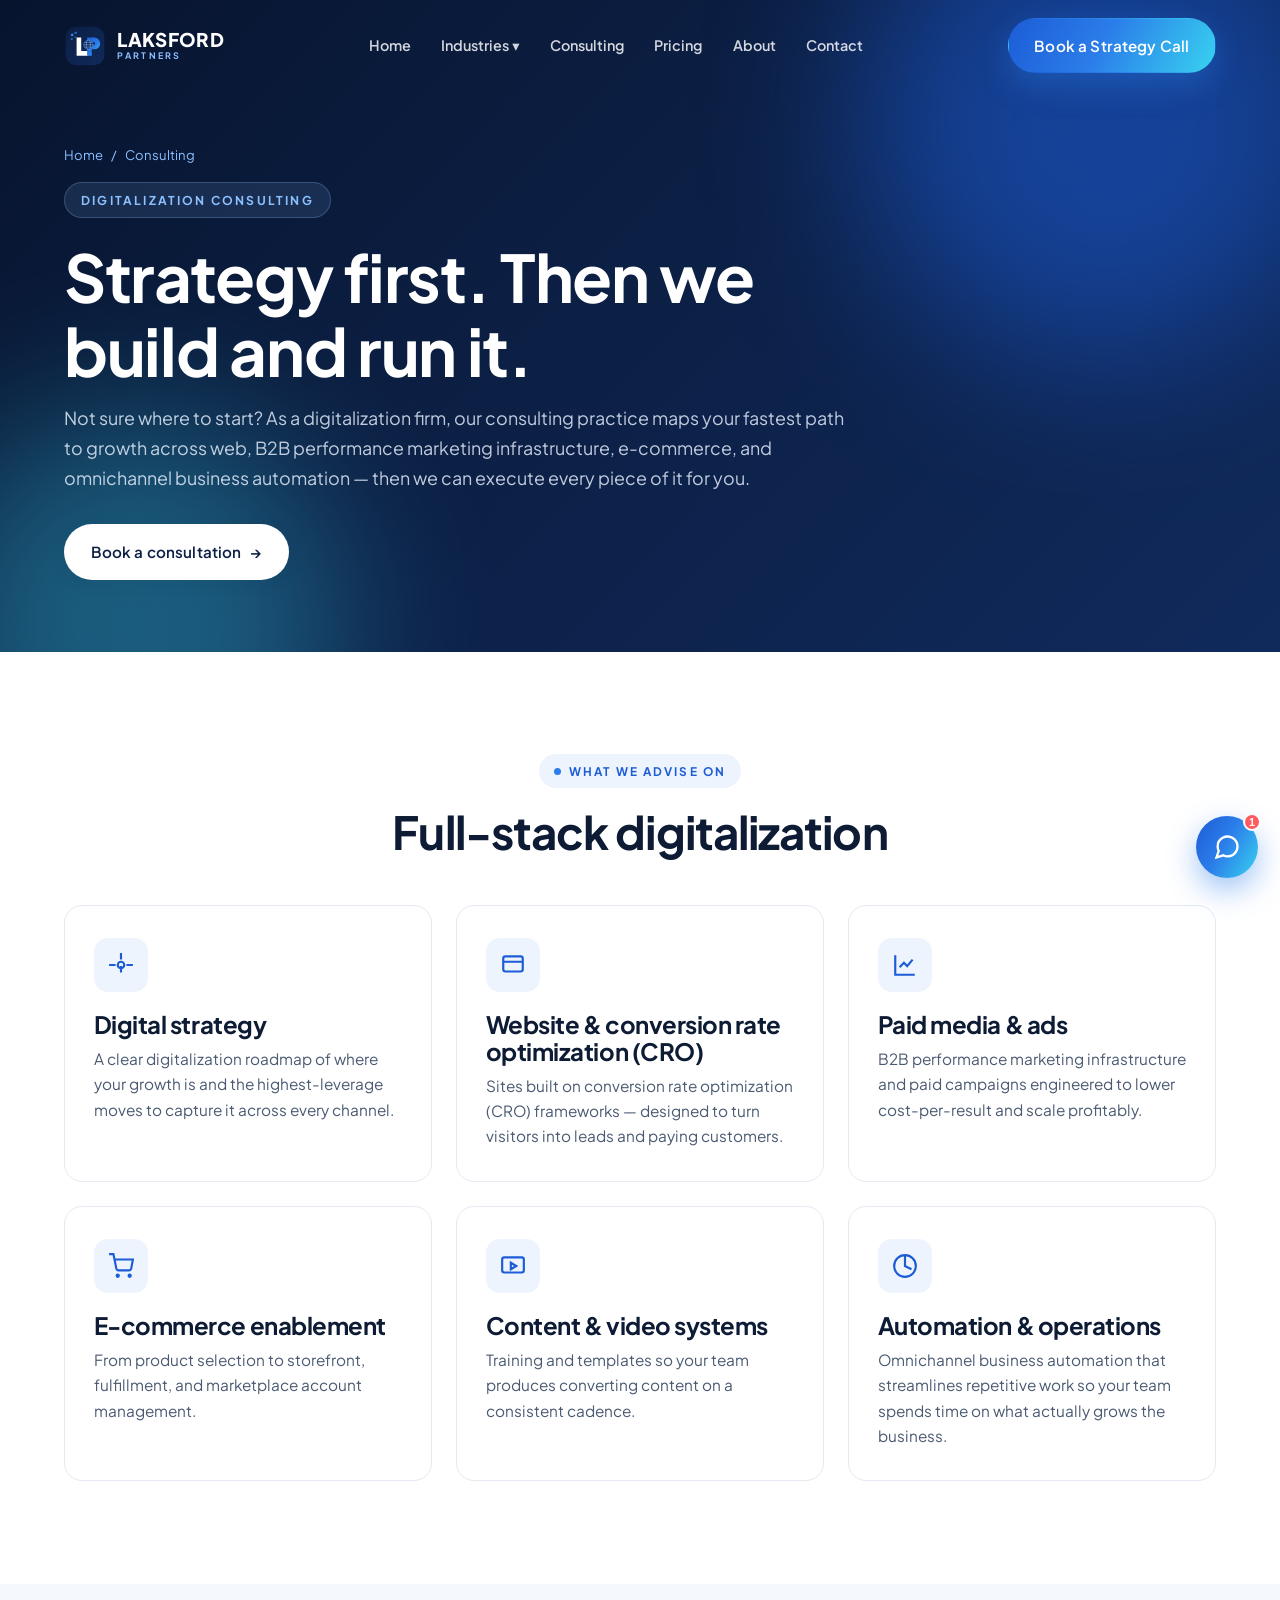
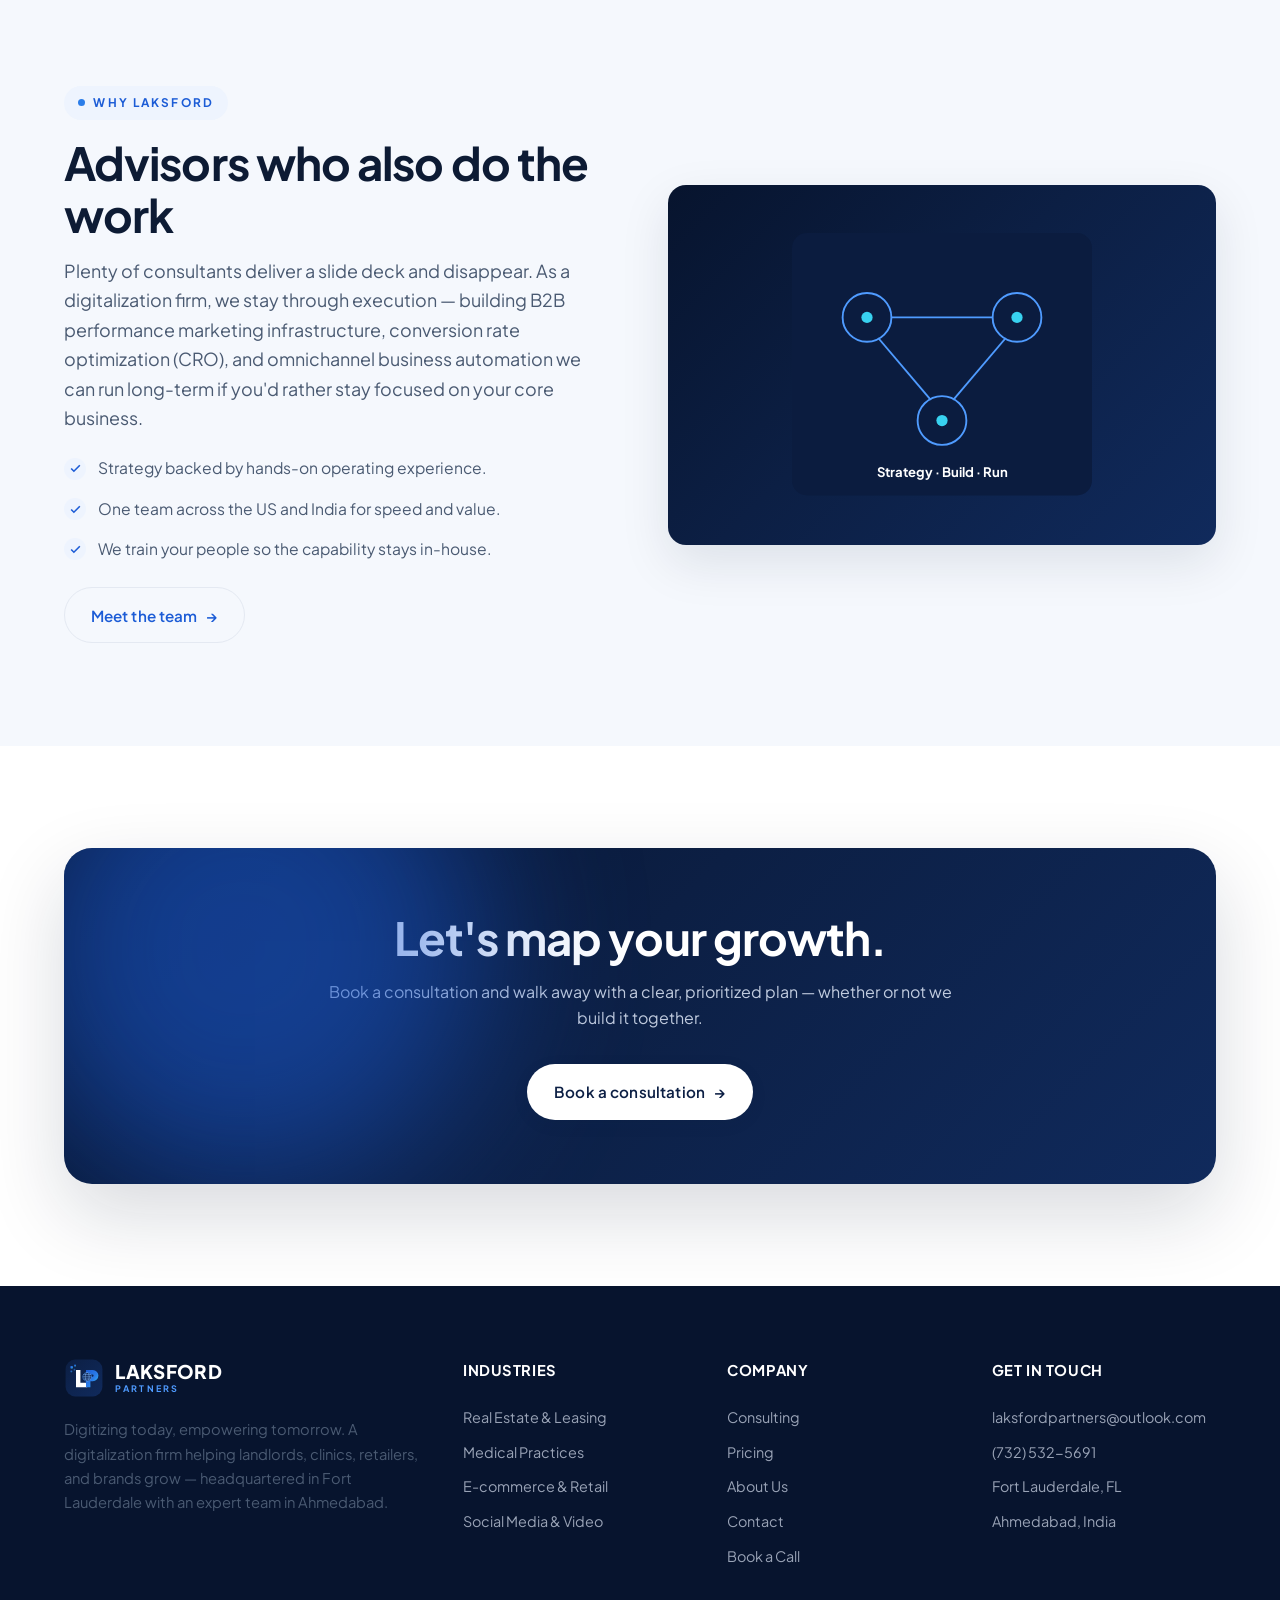
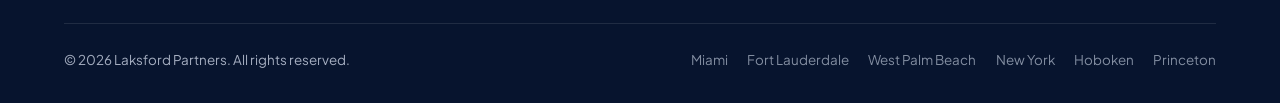
<file: consulting.html>
<!DOCTYPE html>
<html lang="en">
<head>
<meta charset="UTF-8">
<meta name="viewport" content="width=device-width, initial-scale=1.0">
<title>Digitalization Consulting & Conversion Rate Optimization | Laksford Partners</title>
<meta name="description" content="Laksford Partners is a digitalization firm delivering omnichannel business automation, B2B performance marketing, and conversion rate optimization to grow revenue fast.">
<link rel="canonical" href="https://laksford.com/consulting">
<meta property="og:title" content="Digitalization Consulting & Conversion Rate Optimization | Laksford Partners">
<meta property="og:description" content="A digitalization firm delivering omnichannel business automation, B2B performance marketing, and conversion rate optimization for businesses ready to grow online.">
<meta property="og:type" content="website">
<meta property="og:url" content="https://laksford.com/consulting">
<meta property="og:site_name" content="Laksford Partners">
<meta property="og:image" content="https://laksford.com/og-image.jpg">
<meta name="twitter:card" content="summary_large_image">
<meta name="twitter:title" content="Digitalization Consulting & Conversion Rate Optimization | Laksford Partners">
<meta name="twitter:description" content="A digitalization firm delivering omnichannel business automation, B2B performance marketing, and conversion rate optimization for businesses ready to grow online.">
<meta name="twitter:image" content="https://laksford.com/og-image.jpg">
<link rel="preconnect" href="https://fonts.googleapis.com">
<link rel="preconnect" href="https://fonts.gstatic.com" crossorigin>
<link href="https://fonts.googleapis.com/css2?family=Plus+Jakarta+Sans:wght@400;500;600;700;800&display=swap" rel="stylesheet">
<link rel="icon" href="assets/logo.svg" type="image/svg+xml">
<link rel="stylesheet" href="assets/css/style.css">
</head>
<body>

<header class="nav">
  <div class="wrap nav-inner">
    <a class="brand" href="index.html"><img class="logo-svg" src="assets/logo.svg" alt="Laksford Partners"><span class="brand-text"><span class="brand-name">LAKSFORD</span><span class="brand-sub">Partners</span></span></a>
    <nav><ul class="nav-links">
      <li><a href="index.html">Home</a></li>
      <li class="has-drop"><a href="index.html#industries">Industries ▾</a><div class="drop">
        <a href="real-estate.html">Real Estate &amp; Leasing<span>Guaranteed rent, hands-off ownership</span></a>
        <a href="medical-practices.html">Medical Practices<span>Patient growth that converts</span></a>
        <a href="ecommerce.html">E-commerce &amp; Retail<span>Local store to global brand</span></a>
        <a href="social-media.html">Social Media &amp; Video<span>Content that drives sales</span></a>
      </div></li>
      <li><a href="consulting.html">Consulting</a></li>
      <li><a href="pricing.html">Pricing</a></li>
      <li><a href="about.html">About</a></li>
      <li><a href="contact.html">Contact</a></li>
    </ul></nav>
    <div class="nav-cta"><a class="btn btn-primary" href="contact.html">Book a Strategy Call</a><button class="hamburger" aria-label="Menu"><span></span><span></span><span></span></button></div>
  </div>
</header>
<div class="mobile-menu"><button class="mobile-close" aria-label="Close">&times;</button>
  <a href="index.html">Home</a><a href="real-estate.html">Real Estate</a><a href="medical-practices.html">Medical Practices</a><a href="ecommerce.html">E-commerce</a><a href="social-media.html">Social Media</a><a href="consulting.html">Consulting</a><a href="pricing.html">Pricing</a><a href="about.html">About</a><a href="contact.html">Contact</a>
</div>

<section class="page-hero">
  <div class="hero-glow g1"></div><div class="hero-glow g2"></div>
  <div class="wrap">
    <div class="crumbs"><a href="index.html">Home</a> / <span>Consulting</span></div>
    <span class="hero-eyebrow">Digitalization Consulting</span>
    <h1>Strategy first. Then we build and run it.</h1>
    <p>Not sure where to start? As a digitalization firm, our consulting practice maps your fastest path to growth across web, B2B performance marketing infrastructure, e-commerce, and omnichannel business automation — then we can execute every piece of it for you.</p>
    <div class="hero-btns" style="margin-top:2rem"><a class="btn btn-light" href="contact.html">Book a consultation <span class="arrow">→</span></a></div>
  </div>
</section>

<!-- SERVICES -->
<section class="section">
  <div class="wrap">
    <div class="section-head center reveal"><span class="eyebrow">What we advise on</span><h2>Full-stack digitalization</h2></div>
    <div class="grid g-3" style="margin-top:3rem">
      <div class="card reveal"><div class="ic"><svg aria-hidden="true" viewBox="0 0 24 24" fill="none" stroke="currentColor" stroke-width="2"><circle cx="12" cy="12" r="3"/><path d="M12 1v6m0 6v6m11-7h-6M7 12H1"/></svg></div><h3>Digital strategy</h3><p>A clear digitalization roadmap of where your growth is and the highest-leverage moves to capture it across every channel.</p></div>
      <div class="card reveal d1"><div class="ic"><svg aria-hidden="true" viewBox="0 0 24 24" fill="none" stroke="currentColor" stroke-width="2"><rect x="3" y="4" width="18" height="14" rx="2"/><path d="M3 9h18"/></svg></div><h3>Website &amp; conversion rate optimization (CRO)</h3><p>Sites built on conversion rate optimization (CRO) frameworks — designed to turn visitors into leads and paying customers.</p></div>
      <div class="card reveal d2"><div class="ic"><svg aria-hidden="true" viewBox="0 0 24 24" fill="none" stroke="currentColor" stroke-width="2"><path d="M3 3v18h18"/><path d="M7 14l4-4 3 3 5-6"/></svg></div><h3>Paid media &amp; ads</h3><p>B2B performance marketing infrastructure and paid campaigns engineered to lower cost-per-result and scale profitably.</p></div>
      <div class="card reveal"><div class="ic"><svg aria-hidden="true" viewBox="0 0 24 24" fill="none" stroke="currentColor" stroke-width="2"><circle cx="9" cy="21" r="1"/><circle cx="20" cy="21" r="1"/><path d="M1 1h4l2.7 13.4a2 2 0 0 0 2 1.6h9.7a2 2 0 0 0 2-1.6L23 6H6"/></svg></div><h3>E-commerce enablement</h3><p>From product selection to storefront, fulfillment, and marketplace account management.</p></div>
      <div class="card reveal d1"><div class="ic"><svg aria-hidden="true" viewBox="0 0 24 24" fill="none" stroke="currentColor" stroke-width="2"><rect x="2" y="4" width="20" height="14" rx="2"/><path d="m10 9 5 3-5 3z"/></svg></div><h3>Content &amp; video systems</h3><p>Training and templates so your team produces converting content on a consistent cadence.</p></div>
      <div class="card reveal d2"><div class="ic"><svg aria-hidden="true" viewBox="0 0 24 24" fill="none" stroke="currentColor" stroke-width="2"><path d="M12 2a10 10 0 1 0 10 10A10 10 0 0 0 12 2zm0 0v10l6 3"/></svg></div><h3>Automation &amp; operations</h3><p>Omnichannel business automation that streamlines repetitive work so your team spends time on what actually grows the business.</p></div>
    </div>
  </div>
</section>

<!-- WHY US -->
<section class="section" style="background:var(--bg-soft)">
  <div class="wrap">
    <div class="feature-row">
      <div class="reveal">
        <span class="eyebrow">Why Laksford</span>
        <h2>Advisors who also do the work</h2>
        <p class="lead" style="margin-top:1rem">Plenty of consultants deliver a slide deck and disappear. As a digitalization firm, we stay through execution — building B2B performance marketing infrastructure, conversion rate optimization (CRO), and omnichannel business automation we can run long-term if you'd rather stay focused on your core business.</p>
        <ul class="feature-list">
          <li><span class="check"><svg aria-hidden="true" viewBox="0 0 24 24" fill="none" stroke="currentColor" stroke-width="3"><path d="M20 6 9 17l-5-5"/></svg></span> Strategy backed by hands-on operating experience.</li>
          <li><span class="check"><svg aria-hidden="true" viewBox="0 0 24 24" fill="none" stroke="currentColor" stroke-width="3"><path d="M20 6 9 17l-5-5"/></svg></span> One team across the US and India for speed and value.</li>
          <li><span class="check"><svg aria-hidden="true" viewBox="0 0 24 24" fill="none" stroke="currentColor" stroke-width="3"><path d="M20 6 9 17l-5-5"/></svg></span> We train your people so the capability stays in-house.</li>
        </ul>
        <a class="btn btn-outline" href="about.html" style="margin-top:1.6rem">Meet the team <span class="arrow">→</span></a>
      </div>
      <div class="feature-visual reveal d1" style="display:grid;place-items:center;padding:2rem">
        <svg role="img" aria-label="Digitalization strategy, build, and run network diagram connecting omnichannel business automation, B2B performance marketing, and conversion rate optimization" viewBox="0 0 320 280" style="width:100%;max-width:300px">
          <title>Laksford Partners digitalization workflow: strategy, build, and run</title>
          <rect width="320" height="280" rx="16" fill="#0b1c3f"/>
          <g stroke="#4f9bff" stroke-width="2" fill="none">
            <circle cx="80" cy="90" r="26"/><circle cx="240" cy="90" r="26"/><circle cx="160" cy="200" r="26"/>
            <line x1="106" y1="90" x2="214" y2="90"/><line x1="92" y1="112" x2="148" y2="178"/><line x1="228" y1="112" x2="172" y2="178"/>
          </g>
          <g fill="#38d2f0"><circle cx="80" cy="90" r="6"/><circle cx="240" cy="90" r="6"/><circle cx="160" cy="200" r="6"/></g>
          <text x="160" y="260" fill="#fff" font-size="14" font-weight="700" text-anchor="middle" font-family="Plus Jakarta Sans">Strategy · Build · Run</text>
        </svg>
      </div>
    </div>
  </div>
</section>

<section class="section"><div class="wrap"><div class="cta reveal"><div class="hero-glow g1"></div>
  <h2>Let's map your growth.</h2>
  <p>Book a consultation and walk away with a clear, prioritized plan — whether or not we build it together.</p>
  <div class="cta-btns"><a class="btn btn-light" href="contact.html">Book a consultation <span class="arrow">→</span></a></div>
</div></div></section>

<footer class="site"><div class="wrap">
  <div class="foot-grid">
    <div><a class="brand" href="index.html"><img class="logo-svg" src="assets/logo.svg" alt="Laksford Partners" style="width:40px;height:40px"><span class="brand-text"><span class="brand-name">LAKSFORD</span><span class="brand-sub">Partners</span></span></a><p class="f-about">Digitizing today, empowering tomorrow. A digitalization firm helping landlords, clinics, retailers, and brands grow — headquartered in Fort Lauderdale with an expert team in Ahmedabad.</p></div>
    <div class="foot-col"><h5>Industries</h5><a href="real-estate.html">Real Estate &amp; Leasing</a><a href="medical-practices.html">Medical Practices</a><a href="ecommerce.html">E-commerce &amp; Retail</a><a href="social-media.html">Social Media &amp; Video</a></div>
    <div class="foot-col"><h5>Company</h5><a href="consulting.html">Consulting</a><a href="pricing.html">Pricing</a><a href="about.html">About Us</a><a href="contact.html">Contact</a><a href="contact.html">Book a Call</a></div>
    <div class="foot-col"><h5>Get in touch</h5><a href="mailto:laksfordpartners@outlook.com">laksfordpartners@outlook.com</a><a href="tel:+17325325691">(732) 532-5691</a><a href="contact.html">Fort Lauderdale, FL</a><a href="contact.html">Ahmedabad, India</a></div>
  </div>
  <div class="foot-bottom"><span>© <span data-year>2026</span> Laksford Partners. All rights reserved.</span><div class="locs"><span>Miami</span><span>Fort Lauderdale</span><span>West Palm Beach</span><span>New York</span><span>Hoboken</span><span>Princeton</span></div></div>
</div></footer>
<script src="assets/js/main.js"></script>
<script type="application/ld+json">
{
  "@context": "https://schema.org",
  "@type": "Service",
  "serviceType": "Digitalization Consulting & Conversion Rate Optimization",
  "name": "Digitalization Consulting & Conversion Rate Optimization",
  "description": "Omnichannel business automation, B2B performance marketing infrastructure, and conversion rate optimization (CRO) consulting for businesses ready to grow online.",
  "provider": {
    "@type": "Organization",
    "name": "Laksford Partners",
    "url": "https://laksford.com/",
    "telephone": "+17325325691",
    "email": "laksfordpartners@outlook.com",
    "address": {
      "@type": "PostalAddress",
      "addressLocality": "Fort Lauderdale",
      "addressRegion": "FL",
      "addressCountry": "US"
    }
  },
  "areaServed": [
    { "@type": "City", "name": "Miami" },
    { "@type": "City", "name": "Fort Lauderdale" },
    { "@type": "City", "name": "West Palm Beach" },
    { "@type": "City", "name": "New York" },
    { "@type": "City", "name": "Hoboken" },
    { "@type": "City", "name": "Princeton" }
  ]
}
</script>
</body></html>
</file>
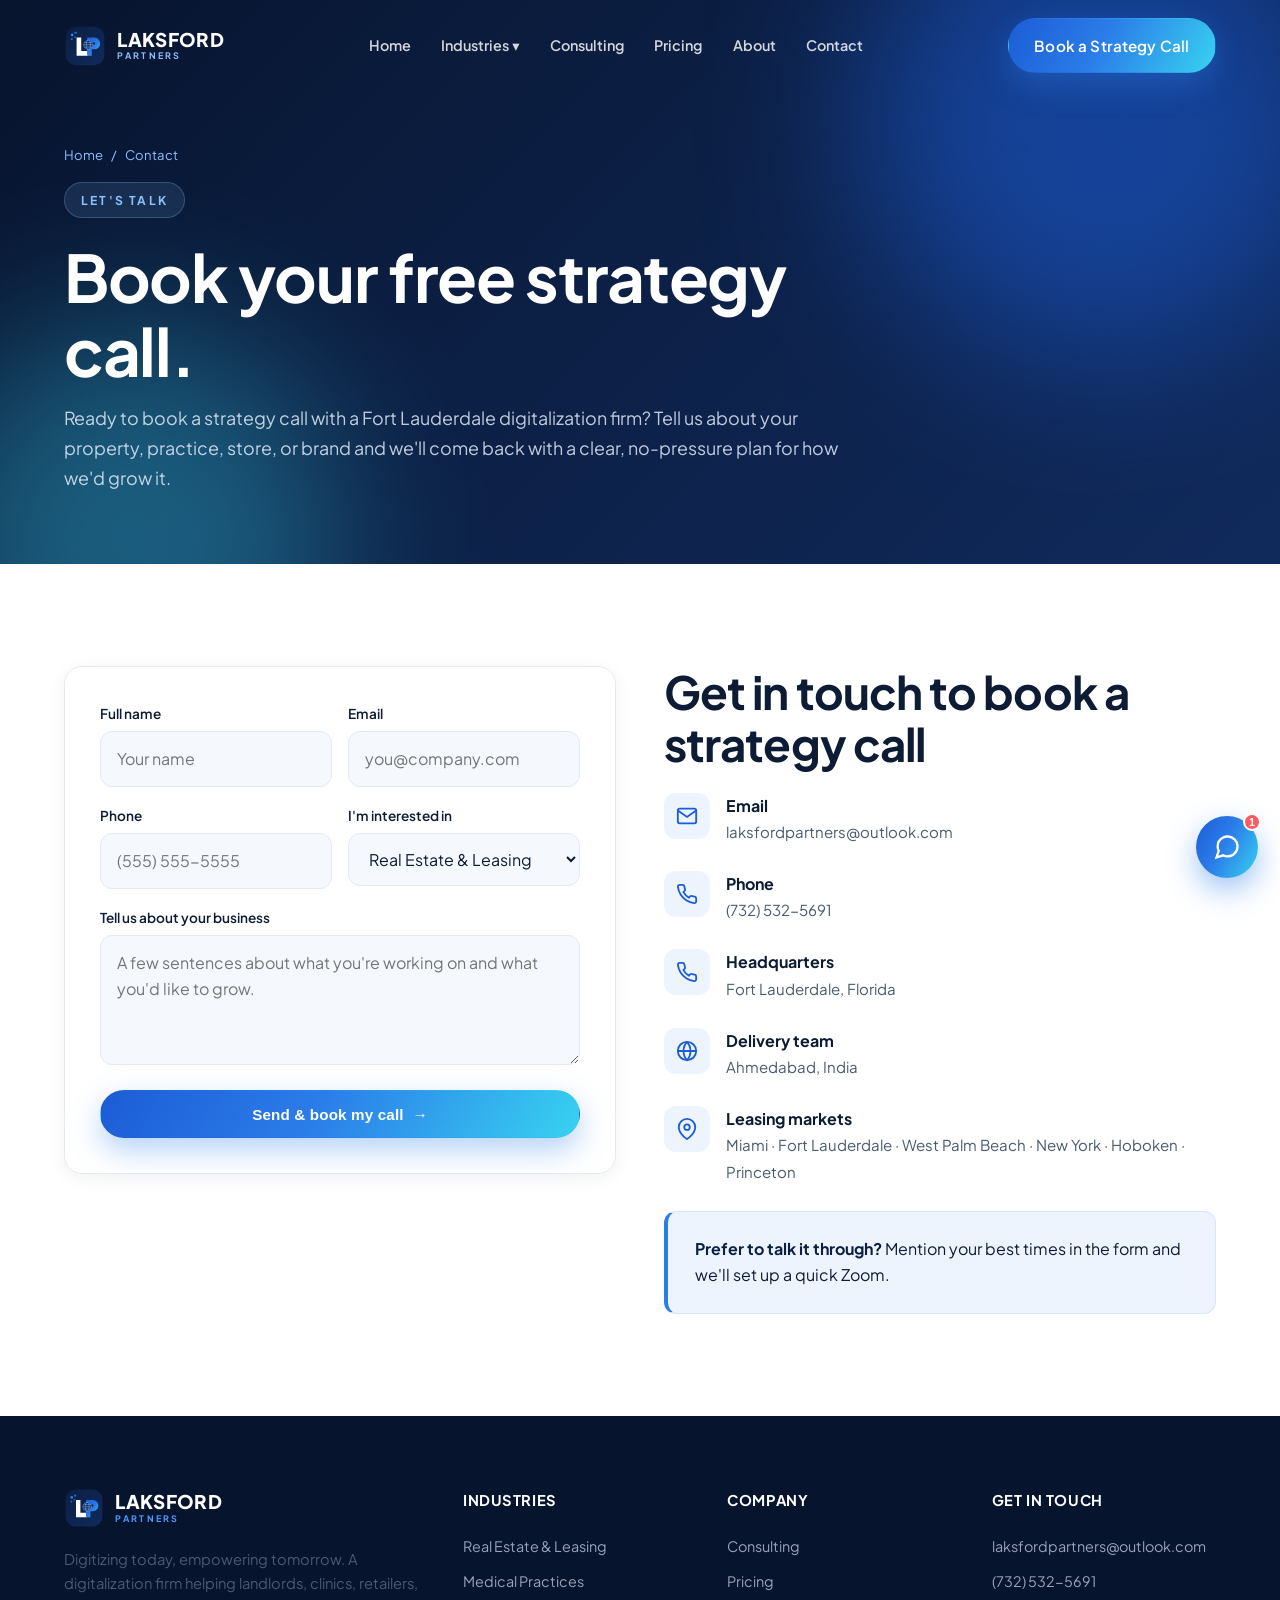
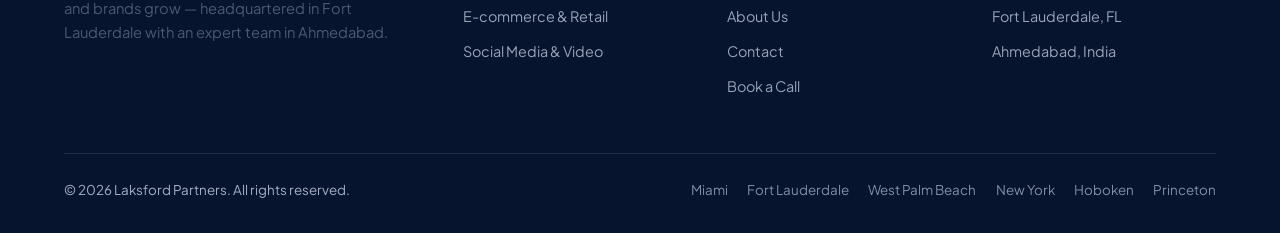
<file: contact.html>
<!DOCTYPE html>
<html lang="en">
<head>
<meta charset="UTF-8">
<meta name="viewport" content="width=device-width, initial-scale=1.0">
<title>Contact Laksford Partners | Book a Free Strategy Call</title>
<meta name="description" content="Book a free strategy call with Laksford Partners, a Fort Lauderdale digitalization firm serving Miami, West Palm Beach, New York, Hoboken & Princeton. Call or email us today.">
<link rel="canonical" href="https://laksford.com/contact">
<meta property="og:title" content="Contact Laksford Partners | Book a Free Strategy Call">
<meta property="og:description" content="Book a free strategy call with Laksford Partners, a Fort Lauderdale digitalization firm serving Miami, West Palm Beach, New York, Hoboken & Princeton. Call or email us today.">
<meta property="og:type" content="website">
<meta property="og:url" content="https://laksford.com/contact">
<meta property="og:site_name" content="Laksford Partners">
<meta property="og:image" content="https://laksford.com/og-image.jpg">
<meta name="twitter:card" content="summary_large_image">
<meta name="twitter:title" content="Contact Laksford Partners | Book a Free Strategy Call">
<meta name="twitter:description" content="Book a free strategy call with Laksford Partners, a Fort Lauderdale digitalization firm serving Miami, West Palm Beach, New York, Hoboken & Princeton.">
<meta name="twitter:image" content="https://laksford.com/og-image.jpg">
<link rel="preconnect" href="https://fonts.googleapis.com">
<link rel="preconnect" href="https://fonts.gstatic.com" crossorigin>
<link href="https://fonts.googleapis.com/css2?family=Plus+Jakarta+Sans:wght@400;500;600;700;800&display=swap" rel="stylesheet">
<link rel="icon" href="assets/logo.svg" type="image/svg+xml">
<link rel="stylesheet" href="assets/css/style.css">
</head>
<body>

<header class="nav">
  <div class="wrap nav-inner">
    <a class="brand" href="index.html"><img class="logo-svg" src="assets/logo.svg" alt="Laksford Partners"><span class="brand-text"><span class="brand-name">LAKSFORD</span><span class="brand-sub">Partners</span></span></a>
    <nav><ul class="nav-links">
      <li><a href="index.html">Home</a></li>
      <li class="has-drop"><a href="index.html#industries">Industries ▾</a><div class="drop">
        <a href="real-estate.html">Real Estate &amp; Leasing<span>Guaranteed rent, hands-off ownership</span></a>
        <a href="medical-practices.html">Medical Practices<span>Patient growth that converts</span></a>
        <a href="ecommerce.html">E-commerce &amp; Retail<span>Local store to global brand</span></a>
        <a href="social-media.html">Social Media &amp; Video<span>Content that drives sales</span></a>
      </div></li>
      <li><a href="consulting.html">Consulting</a></li>
      <li><a href="pricing.html">Pricing</a></li>
      <li><a href="about.html">About</a></li>
      <li><a href="contact.html">Contact</a></li>
    </ul></nav>
    <div class="nav-cta"><a class="btn btn-primary" href="#form">Book a Strategy Call</a><button class="hamburger" aria-label="Menu"><span></span><span></span><span></span></button></div>
  </div>
</header>
<div class="mobile-menu"><button class="mobile-close" aria-label="Close">&times;</button>
  <a href="index.html">Home</a><a href="real-estate.html">Real Estate</a><a href="medical-practices.html">Medical Practices</a><a href="ecommerce.html">E-commerce</a><a href="social-media.html">Social Media</a><a href="consulting.html">Consulting</a><a href="pricing.html">Pricing</a><a href="about.html">About</a><a href="contact.html">Contact</a>
</div>

<section class="page-hero">
  <div class="hero-glow g1"></div><div class="hero-glow g2"></div>
  <div class="wrap">
    <div class="crumbs"><a href="index.html">Home</a> / <span>Contact</span></div>
    <span class="hero-eyebrow">Let's talk</span>
    <h1>Book your free strategy call.</h1>
    <p>Ready to book a strategy call with a Fort Lauderdale digitalization firm? Tell us about your property, practice, store, or brand and we'll come back with a clear, no-pressure plan for how we'd grow it.</p>
  </div>
</section>

<section class="section" id="form">
  <div class="wrap">
    <div class="contact-grid">
      <div class="reveal">
        <div class="form-card">
          <!-- LEADS: handled by Netlify Forms. Submissions appear in your Netlify dashboard (Forms tab) and email you. -->
          <form data-form name="contact" method="POST" data-netlify="true" netlify-honeypot="bot-field">
            <input type="hidden" name="form-name" value="contact">
            <p style="display:none"><label>Leave this empty: <input name="bot-field"></label></p>
            <div class="grid g-2" style="gap:0 1rem">
              <div class="field"><label for="name">Full name</label><input id="name" name="name" type="text" placeholder="Your name" required></div>
              <div class="field"><label for="email">Email</label><input id="email" name="email" type="email" placeholder="you@company.com" required></div>
            </div>
            <div class="grid g-2" style="gap:0 1rem">
              <div class="field"><label for="phone">Phone</label><input id="phone" name="phone" type="tel" placeholder="(555) 555-5555"></div>
              <div class="field"><label for="interest">I'm interested in</label>
                <select id="interest" name="interest">
                  <option>Real Estate &amp; Leasing</option>
                  <option>Medical Practices</option>
                  <option>E-commerce &amp; Retail</option>
                  <option>Social Media &amp; Video</option>
                  <option>Consulting</option>
                  <option>Something else</option>
                </select>
              </div>
            </div>
            <div class="field"><label for="msg">Tell us about your business</label><textarea id="msg" name="message" placeholder="A few sentences about what you're working on and what you'd like to grow."></textarea></div>
            <button class="btn btn-primary" type="submit" style="width:100%;justify-content:center">Send &amp; book my call <span class="arrow">→</span></button>
            <p class="form-note form-success" style="display:none;margin-top:1rem;color:var(--blue-600);font-weight:600;text-align:center">Thanks — we got it and we'll be in touch shortly!</p>
            <p class="form-note form-error" style="display:none;margin-top:1rem;color:#c0392b;font-weight:600;text-align:center">Something went wrong. Please email us at laksfordpartners@outlook.com.</p>
          </form>
        </div>
      </div>
      <div class="contact-info reveal d1">
        <h2 style="margin-bottom:1.5rem">Get in touch to book a strategy call</h2>
        <div class="ci-row"><div class="ic"><svg viewBox="0 0 24 24" fill="none" stroke="currentColor" stroke-width="2" aria-hidden="true"><path d="M4 4h16v16H4z" opacity="0"/><path d="M22 6 12 13 2 6"/><rect x="2" y="4" width="20" height="16" rx="2"/></svg></div><div><strong>Email</strong><span>laksfordpartners@outlook.com</span></div></div><div class="ci-row"><div class="ic"><svg viewBox="0 0 24 24" fill="none" stroke="currentColor" stroke-width="2" aria-hidden="true"><path d="M22 16.92v3a2 2 0 0 1-2.18 2 19.79 19.79 0 0 1-8.63-3.07 19.5 19.5 0 0 1-6-6 19.79 19.79 0 0 1-3.07-8.67A2 2 0 0 1 4.11 2h3a2 2 0 0 1 2 1.72c.13.96.36 1.9.7 2.81a2 2 0 0 1-.45 2.11L8.09 9.91a16 16 0 0 0 6 6l1.27-1.27a2 2 0 0 1 2.11-.45c.91.34 1.85.57 2.81.7A2 2 0 0 1 22 16.92z"/></svg></div><div><strong>Phone</strong><span><a href="tel:+17325325691" style="color:inherit">(732) 532-5691</a></span></div></div>
        <div class="ci-row"><div class="ic"><svg viewBox="0 0 24 24" fill="none" stroke="currentColor" stroke-width="2" aria-hidden="true"><path d="M22 16.92v3a2 2 0 0 1-2.18 2 19.79 19.79 0 0 1-8.63-3.07 19.5 19.5 0 0 1-6-6 19.79 19.79 0 0 1-3.07-8.67A2 2 0 0 1 4.11 2h3a2 2 0 0 1 2 1.72c.13.96.36 1.9.7 2.81a2 2 0 0 1-.45 2.11L8.09 9.91a16 16 0 0 0 6 6l1.27-1.27a2 2 0 0 1 2.11-.45c.91.34 1.85.57 2.81.7A2 2 0 0 1 22 16.92z"/></svg></div><div><strong>Headquarters</strong><span>Fort Lauderdale, Florida</span></div></div>
        <div class="ci-row"><div class="ic"><svg viewBox="0 0 24 24" fill="none" stroke="currentColor" stroke-width="2" aria-hidden="true"><circle cx="12" cy="12" r="10"/><path d="M2 12h20M12 2a15 15 0 0 1 0 20 15 15 0 0 1 0-20"/></svg></div><div><strong>Delivery team</strong><span>Ahmedabad, India</span></div></div>
        <div class="ci-row"><div class="ic"><svg viewBox="0 0 24 24" fill="none" stroke="currentColor" stroke-width="2" aria-hidden="true"><path d="M21 10c0 7-9 13-9 13s-9-6-9-13a9 9 0 0 1 18 0z"/><circle cx="12" cy="10" r="3"/></svg></div><div><strong>Leasing markets</strong><span>Miami · Fort Lauderdale · West Palm Beach · New York · Hoboken · Princeton</span></div></div>
        <div class="highlight" style="margin-top:1rem"><strong>Prefer to talk it through?</strong> Mention your best times in the form and we'll set up a quick Zoom.</div>
      </div>
    </div>
  </div>
</section>

<footer class="site"><div class="wrap">
  <div class="foot-grid">
    <div><a class="brand" href="index.html"><img class="logo-svg" src="assets/logo.svg" alt="Laksford Partners" style="width:40px;height:40px"><span class="brand-text"><span class="brand-name">LAKSFORD</span><span class="brand-sub">Partners</span></span></a><p class="f-about">Digitizing today, empowering tomorrow. A digitalization firm helping landlords, clinics, retailers, and brands grow — headquartered in Fort Lauderdale with an expert team in Ahmedabad.</p></div>
    <div class="foot-col"><h5>Industries</h5><a href="real-estate.html">Real Estate &amp; Leasing</a><a href="medical-practices.html">Medical Practices</a><a href="ecommerce.html">E-commerce &amp; Retail</a><a href="social-media.html">Social Media &amp; Video</a></div>
    <div class="foot-col"><h5>Company</h5><a href="consulting.html">Consulting</a><a href="pricing.html">Pricing</a><a href="about.html">About Us</a><a href="contact.html">Contact</a><a href="contact.html">Book a Call</a></div>
    <div class="foot-col"><h5>Get in touch</h5><a href="mailto:laksfordpartners@outlook.com">laksfordpartners@outlook.com</a><a href="tel:+17325325691">(732) 532-5691</a><a href="contact.html">Fort Lauderdale, FL</a><a href="contact.html">Ahmedabad, India</a></div>
  </div>
  <div class="foot-bottom"><span>© <span data-year>2026</span> Laksford Partners. All rights reserved.</span><div class="locs"><span>Miami</span><span>Fort Lauderdale</span><span>West Palm Beach</span><span>New York</span><span>Hoboken</span><span>Princeton</span></div></div>
</div></footer>
<script src="assets/js/main.js"></script>
<script type="application/ld+json">
{
  "@context": "https://schema.org",
  "@type": "Organization",
  "name": "Laksford Partners",
  "url": "https://laksford.com/",
  "email": "laksfordpartners@outlook.com",
  "address": {
    "@type": "PostalAddress",
    "addressLocality": "Fort Lauderdale",
    "addressRegion": "FL",
    "addressCountry": "US"
  },
  "contactPoint": {
    "@type": "ContactPoint",
    "telephone": "+17325325691",
    "email": "laksfordpartners@outlook.com",
    "contactType": "sales"
  },
  "areaServed": [
    { "@type": "City", "name": "Miami" },
    { "@type": "City", "name": "Fort Lauderdale" },
    { "@type": "City", "name": "West Palm Beach" },
    { "@type": "City", "name": "New York" },
    { "@type": "City", "name": "Hoboken" },
    { "@type": "City", "name": "Princeton" }
  ]
}
</script>
</body></html>
</file>
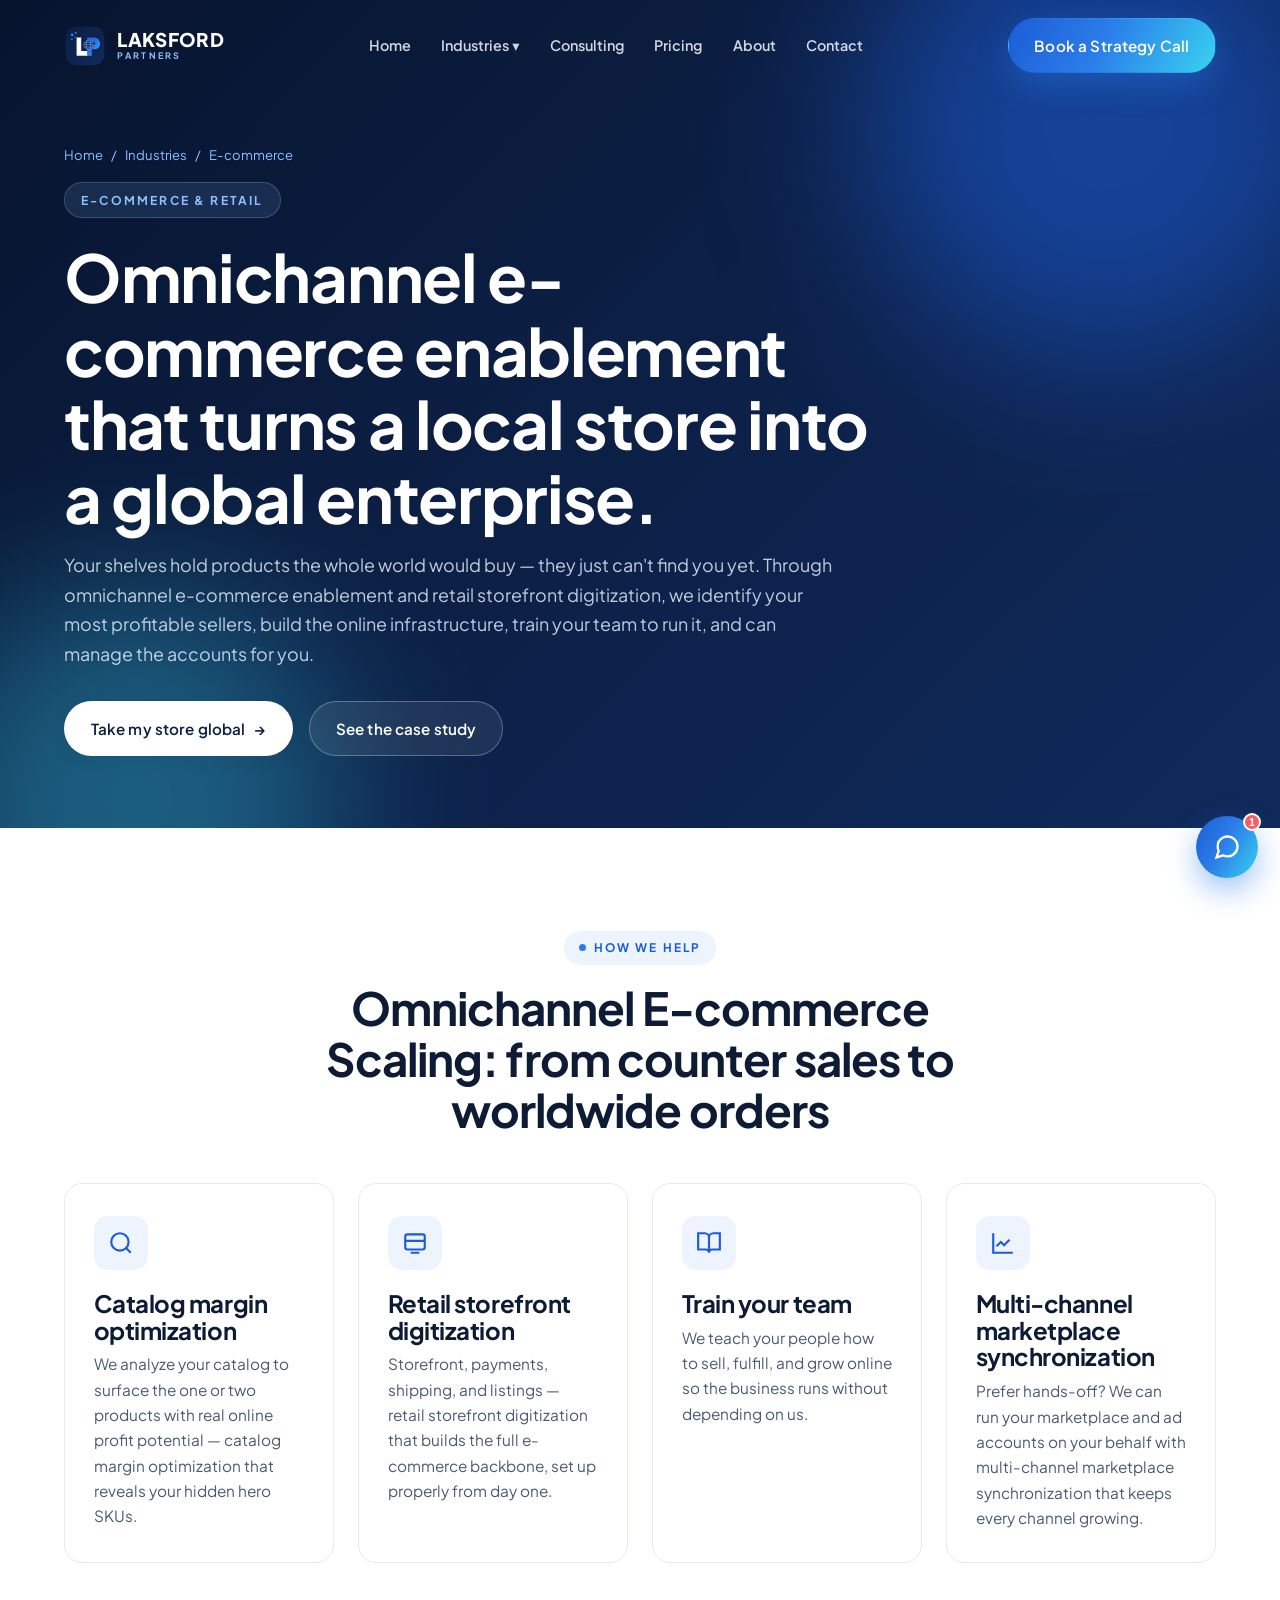
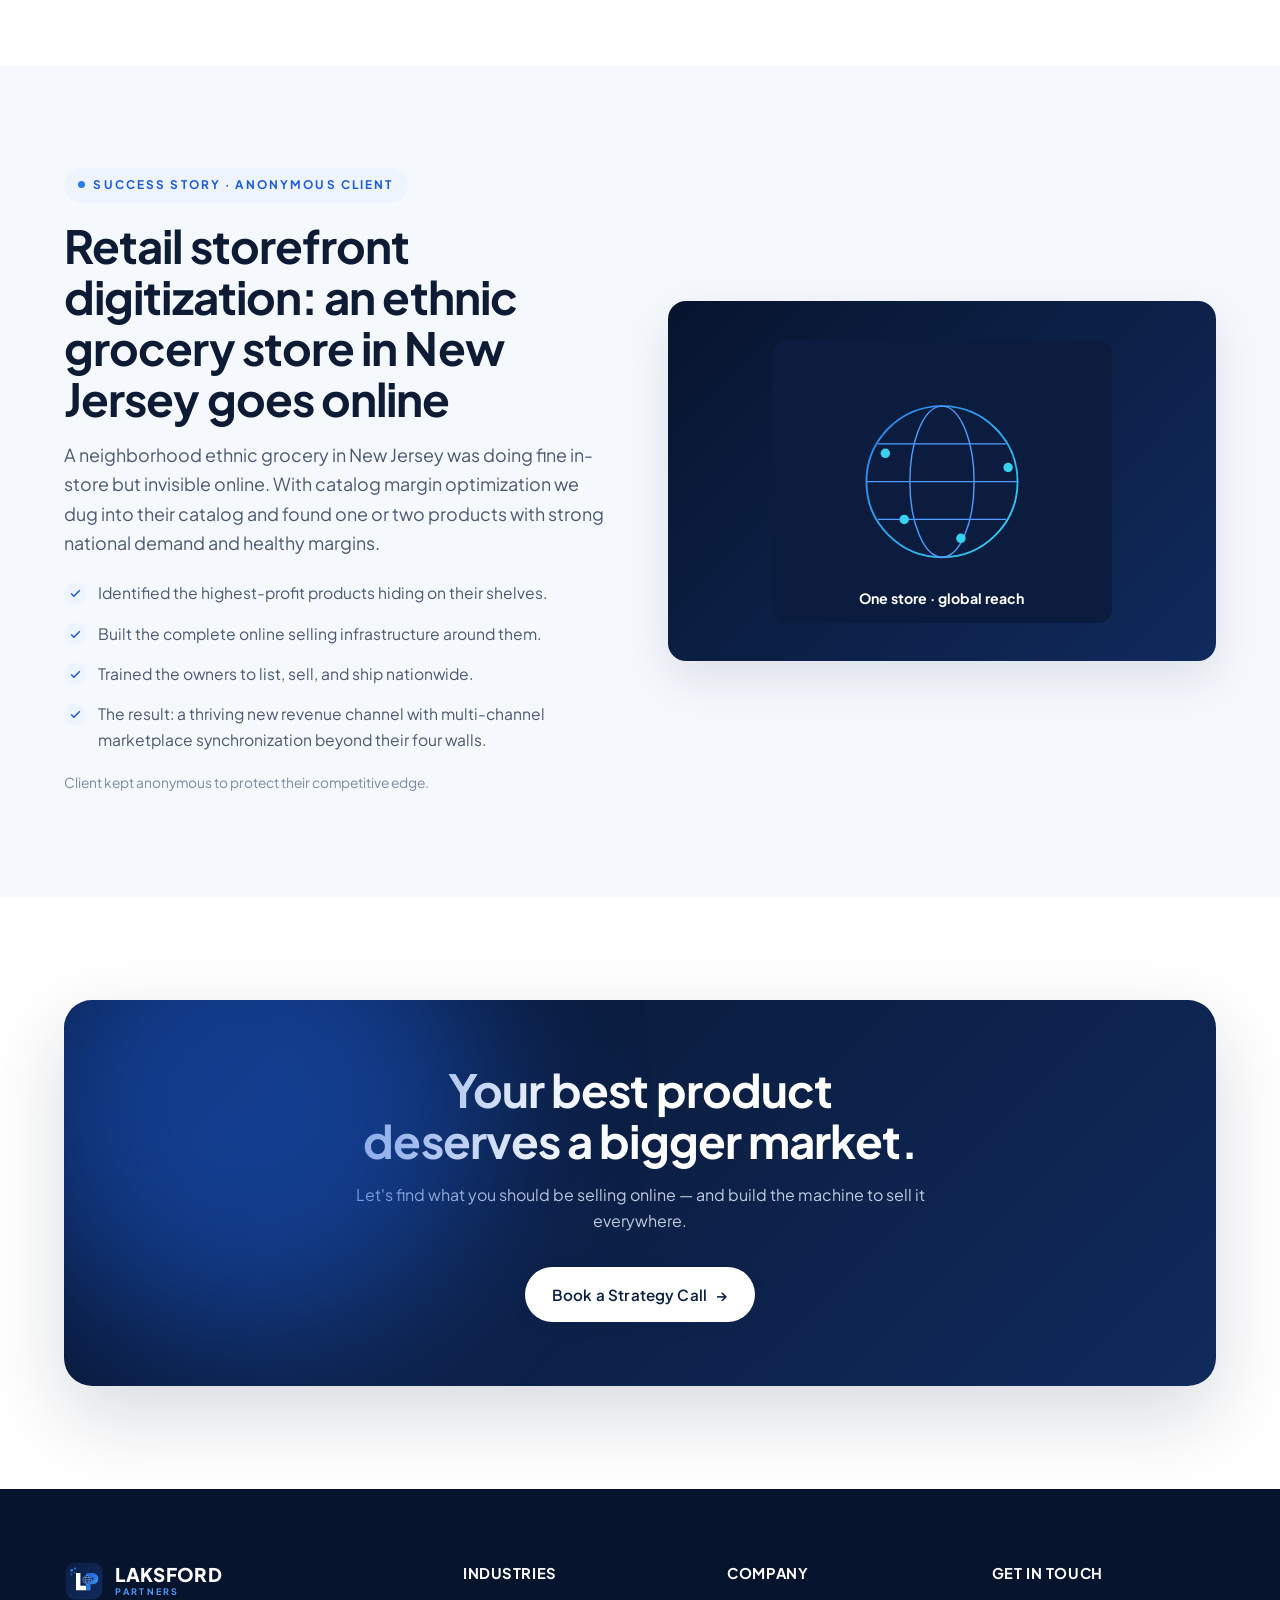
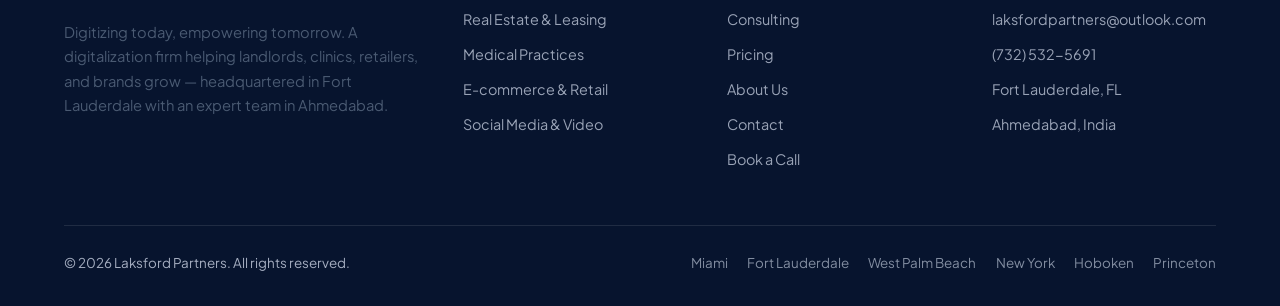
<file: ecommerce.html>
<!DOCTYPE html>
<html lang="en">
<head>
<meta charset="UTF-8">
<meta name="viewport" content="width=device-width, initial-scale=1.0">
<title>Omnichannel E-commerce Enablement &amp; Retail Digitization | Laksford Partners</title>
<meta name="description" content="Omnichannel e-commerce enablement and retail storefront digitization for established retailers — multi-channel marketplace synchronization, catalog margin optimization, and scaling.">
<link rel="canonical" href="https://laksford.com/ecommerce">
<meta property="og:title" content="Omnichannel E-commerce Enablement &amp; Retail Digitization | Laksford Partners">
<meta property="og:description" content="Omnichannel e-commerce enablement and retail storefront digitization for established retailers — multi-channel marketplace synchronization and catalog margin optimization.">
<meta property="og:type" content="website">
<meta property="og:url" content="https://laksford.com/ecommerce">
<meta property="og:site_name" content="Laksford Partners">
<meta property="og:image" content="https://laksford.com/og-image.jpg">
<meta name="twitter:card" content="summary_large_image">
<meta name="twitter:title" content="Omnichannel E-commerce Enablement &amp; Retail Digitization | Laksford Partners">
<meta name="twitter:description" content="Omnichannel e-commerce enablement and retail storefront digitization for established retailers — multi-channel marketplace synchronization and catalog margin optimization.">
<meta name="twitter:image" content="https://laksford.com/og-image.jpg">
<link rel="preconnect" href="https://fonts.googleapis.com">
<link rel="preconnect" href="https://fonts.gstatic.com" crossorigin>
<link href="https://fonts.googleapis.com/css2?family=Plus+Jakarta+Sans:wght@400;500;600;700;800&display=swap" rel="stylesheet">
<link rel="icon" href="assets/logo.svg" type="image/svg+xml">
<link rel="stylesheet" href="assets/css/style.css">
</head>
<body>

<header class="nav">
  <div class="wrap nav-inner">
    <a class="brand" href="index.html"><img class="logo-svg" src="assets/logo.svg" alt="Laksford Partners"><span class="brand-text"><span class="brand-name">LAKSFORD</span><span class="brand-sub">Partners</span></span></a>
    <nav><ul class="nav-links">
      <li><a href="index.html">Home</a></li>
      <li class="has-drop"><a href="index.html#industries">Industries ▾</a><div class="drop">
        <a href="real-estate.html">Real Estate &amp; Leasing<span>Guaranteed rent, hands-off ownership</span></a>
        <a href="medical-practices.html">Medical Practices<span>Patient growth that converts</span></a>
        <a href="ecommerce.html">E-commerce &amp; Retail<span>Local store to global brand</span></a>
        <a href="social-media.html">Social Media &amp; Video<span>Content that drives sales</span></a>
      </div></li>
      <li><a href="consulting.html">Consulting</a></li>
      <li><a href="pricing.html">Pricing</a></li>
      <li><a href="about.html">About</a></li>
      <li><a href="contact.html">Contact</a></li>
    </ul></nav>
    <div class="nav-cta"><a class="btn btn-primary" href="contact.html">Book a Strategy Call</a><button class="hamburger" aria-label="Menu"><span></span><span></span><span></span></button></div>
  </div>
</header>
<div class="mobile-menu"><button class="mobile-close" aria-label="Close">&times;</button>
  <a href="index.html">Home</a><a href="real-estate.html">Real Estate</a><a href="medical-practices.html">Medical Practices</a><a href="ecommerce.html">E-commerce</a><a href="social-media.html">Social Media</a><a href="consulting.html">Consulting</a><a href="pricing.html">Pricing</a><a href="about.html">About</a><a href="contact.html">Contact</a>
</div>

<section class="page-hero">
  <div class="hero-glow g1"></div><div class="hero-glow g2"></div>
  <div class="wrap">
    <div class="crumbs"><a href="index.html">Home</a> / <a href="index.html#industries">Industries</a> / <span>E-commerce</span></div>
    <span class="hero-eyebrow">E-commerce &amp; Retail</span>
    <h1>Omnichannel e-commerce enablement that turns a local store into a global enterprise.</h1>
    <p>Your shelves hold products the whole world would buy — they just can't find you yet. Through omnichannel e-commerce enablement and retail storefront digitization, we identify your most profitable sellers, build the online infrastructure, train your team to run it, and can manage the accounts for you.</p>
    <div class="hero-btns" style="margin-top:2rem"><a class="btn btn-light" href="contact.html">Take my store global <span class="arrow">→</span></a><a class="btn btn-ghost" href="#case">See the case study</a></div>
  </div>
</section>

<!-- WHAT WE DO -->
<section class="section">
  <div class="wrap">
    <div class="section-head center reveal"><span class="eyebrow">How we help</span><h2>Omnichannel E-commerce Scaling: from counter sales to worldwide orders</h2></div>
    <div class="grid g-4" style="margin-top:3rem">
      <div class="card reveal"><div class="ic" aria-hidden="true"><svg viewBox="0 0 24 24" fill="none" stroke="currentColor" stroke-width="2"><circle cx="11" cy="11" r="8"/><path d="m21 21-4.3-4.3"/></svg></div><h3>Catalog margin optimization</h3><p>We analyze your catalog to surface the one or two products with real online profit potential — catalog margin optimization that reveals your hidden hero SKUs.</p></div>
      <div class="card reveal d1"><div class="ic" aria-hidden="true"><svg viewBox="0 0 24 24" fill="none" stroke="currentColor" stroke-width="2"><rect x="3" y="4" width="18" height="14" rx="2"/><path d="M3 10h18M8 21h8"/></svg></div><h3>Retail storefront digitization</h3><p>Storefront, payments, shipping, and listings — retail storefront digitization that builds the full e-commerce backbone, set up properly from day one.</p></div>
      <div class="card reveal d2"><div class="ic" aria-hidden="true"><svg viewBox="0 0 24 24" fill="none" stroke="currentColor" stroke-width="2"><path d="M2 3h6a4 4 0 0 1 4 4v14a3 3 0 0 0-3-3H2zM22 3h-6a4 4 0 0 0-4 4v14a3 3 0 0 1 3-3h7z"/></svg></div><h3>Train your team</h3><p>We teach your people how to sell, fulfill, and grow online so the business runs without depending on us.</p></div>
      <div class="card reveal d3"><div class="ic" aria-hidden="true"><svg viewBox="0 0 24 24" fill="none" stroke="currentColor" stroke-width="2"><path d="M3 3v18h18"/><path d="M18 9l-5 5-3-3-4 4"/></svg></div><h3>Multi-channel marketplace synchronization</h3><p>Prefer hands-off? We can run your marketplace and ad accounts on your behalf with multi-channel marketplace synchronization that keeps every channel growing.</p></div>
    </div>
  </div>
</section>

<!-- CASE STUDY -->
<section class="section" id="case" style="background:var(--bg-soft)">
  <div class="wrap">
    <div class="feature-row">
      <div class="reveal">
        <span class="eyebrow">Success story · Anonymous client</span>
        <h2>Retail storefront digitization: an ethnic grocery store in New Jersey goes online</h2>
        <p class="lead" style="margin-top:1rem">A neighborhood ethnic grocery in New Jersey was doing fine in-store but invisible online. With catalog margin optimization we dug into their catalog and found one or two products with strong national demand and healthy margins.</p>
        <ul class="feature-list">
          <li><span class="check" aria-hidden="true"><svg viewBox="0 0 24 24" fill="none" stroke="currentColor" stroke-width="3"><path d="M20 6 9 17l-5-5"/></svg></span> Identified the highest-profit products hiding on their shelves.</li>
          <li><span class="check" aria-hidden="true"><svg viewBox="0 0 24 24" fill="none" stroke="currentColor" stroke-width="3"><path d="M20 6 9 17l-5-5"/></svg></span> Built the complete online selling infrastructure around them.</li>
          <li><span class="check" aria-hidden="true"><svg viewBox="0 0 24 24" fill="none" stroke="currentColor" stroke-width="3"><path d="M20 6 9 17l-5-5"/></svg></span> Trained the owners to list, sell, and ship nationwide.</li>
          <li><span class="check" aria-hidden="true"><svg viewBox="0 0 24 24" fill="none" stroke="currentColor" stroke-width="3"><path d="M20 6 9 17l-5-5"/></svg></span> The result: a thriving new revenue channel with multi-channel marketplace synchronization beyond their four walls.</li>
        </ul>
        <p style="margin-top:1.2rem;font-size:.86rem;color:var(--muted)">Client kept anonymous to protect their competitive edge.</p>
      </div>
      <div class="feature-visual reveal d1" style="display:grid;place-items:center;padding:2rem">
        <svg viewBox="0 0 360 300" style="width:100%;max-width:340px" role="img" aria-label="Omnichannel e-commerce enablement connecting one retail storefront to global marketplaces"><title>Omnichannel e-commerce enablement and multi-channel marketplace synchronization from a single store to global reach</title>
          <defs><linearGradient id="eg" x1="0" y1="0" x2="1" y2="1"><stop offset="0" stop-color="#2b7de9"/><stop offset="1" stop-color="#38d2f0"/></linearGradient></defs>
          <rect width="360" height="300" rx="16" fill="#0b1c3f"/>
          <circle cx="180" cy="150" r="80" fill="none" stroke="url(#eg)" stroke-width="2"/>
          <ellipse cx="180" cy="150" rx="34" ry="80" fill="none" stroke="#4f9bff" stroke-width="1.5"/>
          <line x1="100" y1="150" x2="260" y2="150" stroke="#4f9bff" stroke-width="1.5"/>
          <line x1="112" y1="110" x2="248" y2="110" stroke="#4f9bff" stroke-width="1.2"/>
          <line x1="112" y1="190" x2="248" y2="190" stroke="#4f9bff" stroke-width="1.2"/>
          <g fill="#38d2f0"><circle cx="120" cy="120" r="5"/><circle cx="250" cy="135" r="5"/><circle cx="200" cy="210" r="5"/><circle cx="140" cy="190" r="5"/></g>
          <text x="180" y="280" fill="#fff" font-size="15" font-weight="700" text-anchor="middle" font-family="Plus Jakarta Sans">One store · global reach</text>
        </svg>
      </div>
    </div>
  </div>
</section>

<section class="section"><div class="wrap"><div class="cta reveal"><div class="hero-glow g1"></div>
  <h2>Your best product deserves a bigger market.</h2>
  <p>Let's find what you should be selling online — and build the machine to sell it everywhere.</p>
  <div class="cta-btns"><a class="btn btn-light" href="contact.html">Book a Strategy Call <span class="arrow">→</span></a></div>
</div></div></section>

<footer class="site"><div class="wrap">
  <div class="foot-grid">
    <div><a class="brand" href="index.html"><img class="logo-svg" src="assets/logo.svg" alt="Laksford Partners" style="width:40px;height:40px"><span class="brand-text"><span class="brand-name">LAKSFORD</span><span class="brand-sub">Partners</span></span></a><p class="f-about">Digitizing today, empowering tomorrow. A digitalization firm helping landlords, clinics, retailers, and brands grow — headquartered in Fort Lauderdale with an expert team in Ahmedabad.</p></div>
    <div class="foot-col"><h5>Industries</h5><a href="real-estate.html">Real Estate &amp; Leasing</a><a href="medical-practices.html">Medical Practices</a><a href="ecommerce.html">E-commerce &amp; Retail</a><a href="social-media.html">Social Media &amp; Video</a></div>
    <div class="foot-col"><h5>Company</h5><a href="consulting.html">Consulting</a><a href="pricing.html">Pricing</a><a href="about.html">About Us</a><a href="contact.html">Contact</a><a href="contact.html">Book a Call</a></div>
    <div class="foot-col"><h5>Get in touch</h5><a href="mailto:laksfordpartners@outlook.com">laksfordpartners@outlook.com</a><a href="tel:+17325325691">(732) 532-5691</a><a href="contact.html">Fort Lauderdale, FL</a><a href="contact.html">Ahmedabad, India</a></div>
  </div>
  <div class="foot-bottom"><span>© <span data-year>2026</span> Laksford Partners. All rights reserved.</span><div class="locs"><span>Miami</span><span>Fort Lauderdale</span><span>West Palm Beach</span><span>New York</span><span>Hoboken</span><span>Princeton</span></div></div>
</div></footer>
<script src="assets/js/main.js"></script>
<script type="application/ld+json">
{
  "@context": "https://schema.org",
  "@type": "Service",
  "serviceType": "Omnichannel E-commerce Enablement & Retail Digitization",
  "name": "Omnichannel E-commerce Enablement & Retail Digitization",
  "description": "Omnichannel e-commerce enablement, retail storefront digitization, multi-channel marketplace synchronization, and catalog margin optimization for established retailers scaling online.",
  "provider": {
    "@type": "Organization",
    "name": "Laksford Partners",
    "url": "https://laksford.com/",
    "telephone": "+17325325691",
    "email": "laksfordpartners@outlook.com",
    "address": {
      "@type": "PostalAddress",
      "addressLocality": "Fort Lauderdale",
      "addressRegion": "FL",
      "addressCountry": "US"
    }
  },
  "areaServed": [
    { "@type": "City", "name": "Miami" },
    { "@type": "City", "name": "Fort Lauderdale" },
    { "@type": "City", "name": "West Palm Beach" },
    { "@type": "City", "name": "New York" },
    { "@type": "City", "name": "Hoboken" },
    { "@type": "City", "name": "Princeton" }
  ]
}
</script>
</body></html>
</file>
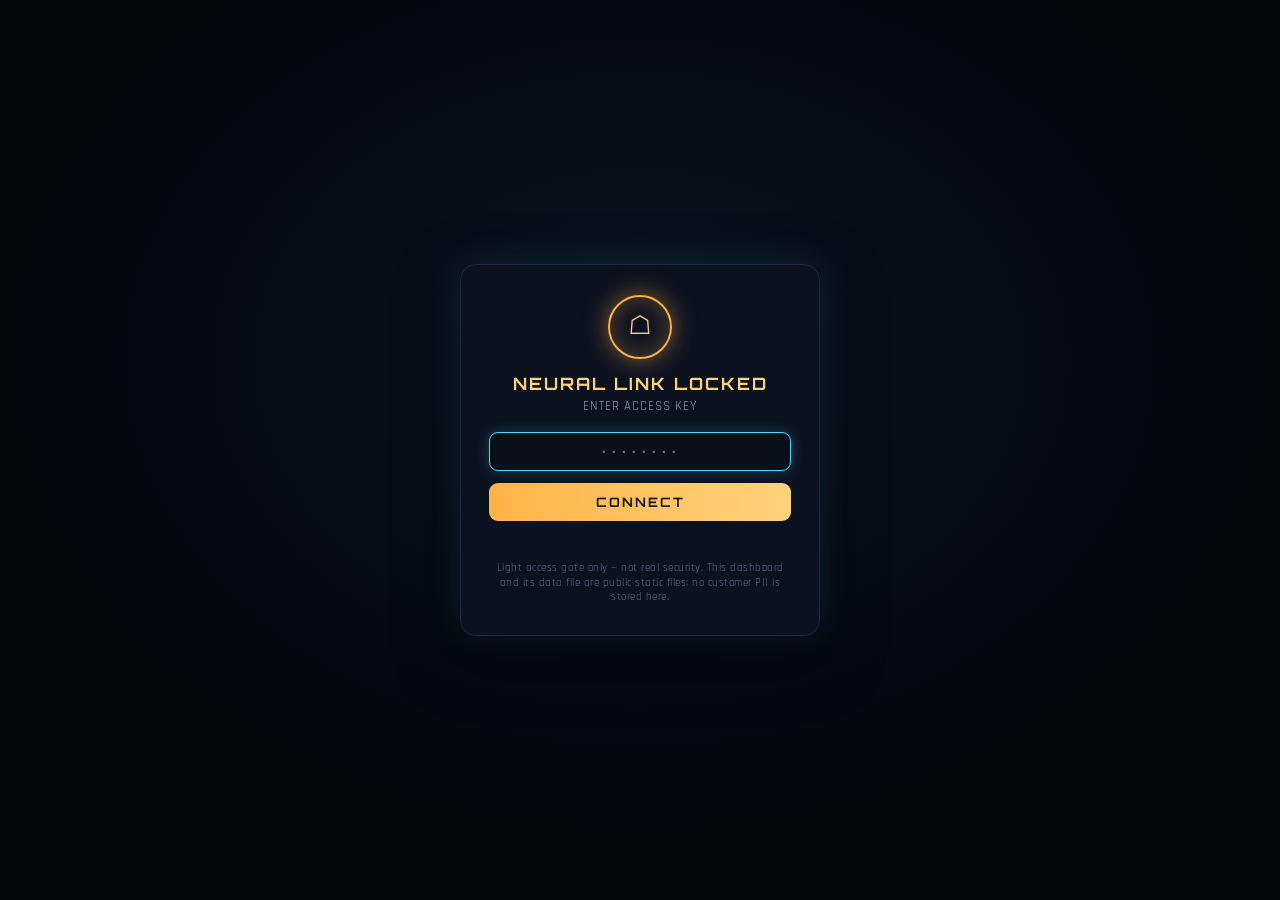
<file: index-3.html>
<!DOCTYPE html>
<html lang="en">
<head>
<meta charset="UTF-8" />
<meta name="viewport" content="width=device-width, initial-scale=1.0" />
<title>Agent Command Center — Laksford Holdings</title>
<link rel="preconnect" href="https://fonts.googleapis.com" />
<link rel="preconnect" href="https://fonts.gstatic.com" crossorigin />
<link href="https://fonts.googleapis.com/css2?family=Orbitron:wght@500;700;900&family=Rajdhani:wght@400;500;600;700&family=Share+Tech+Mono&display=swap" rel="stylesheet" />
<style>
/* ============================================================
   AGENT COMMAND CENTER — node-graph "second brain" dashboard
   Single self-contained file. Only external dep = Google Fonts.
   ============================================================ */

:root{
  --bg:#05060a;
  --bg2:#0a0e18;
  --amber:#ffb347;
  --amber-bright:#ffd27a;
  --cyan:#39e0ff;
  --cyan-dim:#1b8aa6;
  --green:#3dffa6;
  --red:#ff5a6e;
  --text:#e8eef7;
  --text-dim:#8ea0b8;
  --line:#1c2740;
  --card:rgba(12,18,32,0.92);
}

*{box-sizing:border-box;}
html,body{margin:0;padding:0;height:100%;}
body{
  background:radial-gradient(1200px 800px at 50% 38%, #0d1424 0%, var(--bg2) 45%, var(--bg) 100%);
  color:var(--text);
  font-family:'Rajdhani',system-ui,sans-serif;
  overflow:hidden;
}

/* subtle grid + particle backdrop */
#bg-grid{position:fixed;inset:0;z-index:0;pointer-events:none;
  background-image:
    linear-gradient(rgba(57,224,255,0.04) 1px, transparent 1px),
    linear-gradient(90deg, rgba(57,224,255,0.04) 1px, transparent 1px);
  background-size:46px 46px;
  mask-image:radial-gradient(circle at 50% 45%, black 0%, transparent 78%);
}
#bg-particles{position:fixed;inset:0;z-index:0;pointer-events:none;}

/* ---------- header ---------- */
header{
  position:fixed;top:0;left:0;right:0;z-index:30;
  display:flex;align-items:center;justify-content:space-between;
  gap:12px;padding:14px 22px;
  background:linear-gradient(180deg, rgba(5,6,10,0.92), rgba(5,6,10,0.0));
  pointer-events:none;
}
header .left{pointer-events:auto;display:flex;align-items:center;gap:14px;}
.lc-logo{width:158px;height:auto;flex:0 0 auto;
  filter:drop-shadow(0 0 6px rgba(212,168,75,0.45));}
header .brandtext{display:flex;flex-direction:column;}
header h1{
  font-family:'Orbitron',sans-serif;font-weight:900;
  font-size:20px;letter-spacing:3px;margin:0;
  color:var(--amber-bright);
  text-shadow:0 0 14px rgba(255,179,71,0.55);
}
header .sub{font-size:12px;letter-spacing:5px;color:var(--cyan);
  text-shadow:0 0 10px rgba(57,224,255,0.4);margin-top:2px;}
header .right{pointer-events:auto;text-align:right;display:flex;flex-direction:column;gap:4px;align-items:flex-end;}
#clock{font-family:'Share Tech Mono',monospace;font-size:15px;color:var(--text);letter-spacing:1px;}
#sys-status{
  font-family:'Orbitron',sans-serif;font-weight:700;font-size:12px;letter-spacing:2px;
  padding:4px 12px;border-radius:20px;border:1px solid var(--green);
  color:var(--green);box-shadow:0 0 12px rgba(61,255,166,0.25) inset, 0 0 10px rgba(61,255,166,0.18);
}
#sys-status.attention{border-color:var(--amber);color:var(--amber-bright);
  box-shadow:0 0 14px rgba(255,179,71,0.3) inset, 0 0 14px rgba(255,179,71,0.25);
  animation:sysblink 1.6s ease-in-out infinite;}
@keyframes sysblink{0%,100%{opacity:1;}50%{opacity:0.6;}}

/* ---------- graph stage ---------- */
#stage{position:fixed;inset:0;z-index:10;}
#graph{width:100%;height:100%;display:block;}

/* node detail card */
#detail{
  position:fixed;z-index:40;width:340px;max-width:88vw;
  background:var(--card);border:1px solid var(--line);
  border-radius:14px;padding:18px 18px 16px;
  box-shadow:0 0 0 1px rgba(57,224,255,0.08), 0 18px 50px rgba(0,0,0,0.6), 0 0 30px rgba(57,224,255,0.12);
  backdrop-filter:blur(8px);
  opacity:0;transform:translateY(8px) scale(0.98);pointer-events:none;
  transition:opacity .18s ease, transform .18s ease;
}
#detail.show{opacity:1;transform:translateY(0) scale(1);pointer-events:auto;}
#detail .dh{display:flex;align-items:center;gap:10px;margin-bottom:8px;}
#detail .dot{width:11px;height:11px;border-radius:50%;flex:0 0 auto;box-shadow:0 0 10px currentColor;}
#detail h3{font-family:'Orbitron',sans-serif;font-size:15px;letter-spacing:1px;margin:0;color:var(--amber-bright);}
#detail .badge{margin-left:auto;font-family:'Share Tech Mono',monospace;font-size:11px;
  padding:2px 8px;border-radius:10px;border:1px solid currentColor;letter-spacing:1px;}
#detail .desc{font-size:13.5px;color:var(--text-dim);line-height:1.4;margin:6px 0 12px;}
#detail .row{display:flex;justify-content:space-between;gap:10px;font-size:13px;
  padding:6px 0;border-top:1px solid rgba(28,39,64,0.7);}
#detail .row .k{color:var(--cyan);letter-spacing:1px;text-transform:uppercase;font-size:11px;font-weight:600;}
#detail .row .v{color:var(--text);text-align:right;font-family:'Share Tech Mono',monospace;font-size:12px;}
#detail .result{margin-top:10px;font-size:13px;line-height:1.45;color:var(--text);
  background:rgba(57,224,255,0.05);border-left:2px solid var(--cyan);padding:8px 10px;border-radius:0 8px 8px 0;}
#detail .pending-flag{margin-top:10px;font-size:12px;font-weight:700;letter-spacing:1px;color:var(--amber-bright);
  display:flex;align-items:center;gap:6px;}
#detail .close{position:absolute;top:10px;right:12px;cursor:pointer;color:var(--text-dim);
  font-size:18px;line-height:1;background:none;border:none;pointer-events:auto;}
#detail .close:hover{color:var(--text);}

/* ---------- action queue ---------- */
#queue{
  position:fixed;z-index:25;right:18px;bottom:18px;width:320px;max-width:90vw;
  background:var(--card);border:1px solid var(--line);border-radius:14px;
  box-shadow:0 14px 40px rgba(0,0,0,0.55);backdrop-filter:blur(8px);
  overflow:hidden;transition:transform .25s ease;
}
#queue .qh{display:flex;align-items:center;gap:8px;padding:11px 14px;
  background:linear-gradient(90deg, rgba(255,179,71,0.12), rgba(255,179,71,0.02));
  border-bottom:1px solid var(--line);cursor:pointer;}
#queue .qh .ttl{font-family:'Orbitron',sans-serif;font-size:12.5px;letter-spacing:2px;color:var(--amber-bright);}
#queue .qh .count{margin-left:auto;font-family:'Share Tech Mono',monospace;font-size:12px;
  background:var(--amber);color:#1a1206;font-weight:700;border-radius:10px;padding:1px 8px;}
#queue .qh .count.zero{background:var(--green);}
#queue .qbody{max-height:46vh;overflow-y:auto;}
#queue.collapsed .qbody{display:none;}
.qitem{padding:10px 14px;border-bottom:1px solid rgba(28,39,64,0.6);display:flex;gap:10px;}
.qitem:last-child{border-bottom:none;}
.qitem .pri{font-family:'Share Tech Mono',monospace;font-size:9.5px;font-weight:700;letter-spacing:1px;
  padding:2px 6px;border-radius:6px;height:fit-content;flex:0 0 auto;}
.qitem .pri.HIGH{background:rgba(255,90,110,0.16);color:var(--red);border:1px solid var(--red);}
.qitem .pri.MEDIUM{background:rgba(255,179,71,0.16);color:var(--amber-bright);border:1px solid var(--amber);}
.qitem .pri.LOW{background:rgba(57,224,255,0.14);color:var(--cyan);border:1px solid var(--cyan-dim);}
.qitem .qt{font-size:13px;font-weight:600;color:var(--text);line-height:1.3;cursor:pointer;}
.qitem .qd{font-size:12px;color:var(--text-dim);line-height:1.35;margin-top:2px;}
.qempty{padding:16px 14px;font-size:13px;color:var(--text-dim);text-align:center;}

/* ---------- footer / refresh bar ---------- */
#footbar{position:fixed;z-index:25;left:18px;bottom:18px;
  display:flex;align-items:center;gap:12px;
  font-family:'Share Tech Mono',monospace;font-size:11.5px;color:var(--text-dim);
  background:rgba(10,14,24,0.7);border:1px solid var(--line);border-radius:10px;padding:7px 12px;backdrop-filter:blur(6px);}
#footbar #updated{letter-spacing:0.5px;}
#refreshBtn{background:none;border:1px solid var(--cyan-dim);color:var(--cyan);
  font-family:'Rajdhani',sans-serif;font-weight:600;letter-spacing:1px;font-size:12px;
  border-radius:8px;padding:4px 12px;cursor:pointer;transition:all .15s;}
#refreshBtn:hover{background:rgba(57,224,255,0.12);box-shadow:0 0 12px rgba(57,224,255,0.25);}
#refreshBtn.spin{opacity:0.6;pointer-events:none;}

/* ---------- error / awaiting banner ---------- */
#banner{position:fixed;z-index:28;top:74px;left:50%;transform:translateX(-50%);
  background:rgba(255,90,110,0.12);border:1px solid var(--red);color:#ffd0d6;
  padding:8px 16px;border-radius:10px;font-size:13px;letter-spacing:0.5px;display:none;}
#banner.show{display:block;}

/* ---------- password gate ---------- */
#gate{position:fixed;inset:0;z-index:100;display:flex;align-items:center;justify-content:center;
  background:radial-gradient(800px 600px at 50% 40%, #0c1322 0%, #05060a 80%);}
#gate.hidden{display:none;}
#gate .box{width:360px;max-width:90vw;text-align:center;padding:30px 28px;
  background:var(--card);border:1px solid var(--line);border-radius:16px;
  box-shadow:0 0 40px rgba(57,224,255,0.12), 0 20px 60px rgba(0,0,0,0.6);}
#gate .ring{width:64px;height:64px;margin:0 auto 14px;border-radius:50%;
  border:2px solid var(--amber);box-shadow:0 0 24px rgba(255,179,71,0.5), 0 0 24px rgba(255,179,71,0.3) inset;
  display:flex;align-items:center;justify-content:center;font-size:26px;color:var(--amber-bright);
  animation:pulsering 2.4s ease-in-out infinite;}
@keyframes pulsering{0%,100%{box-shadow:0 0 24px rgba(255,179,71,0.5), 0 0 24px rgba(255,179,71,0.3) inset;}
  50%{box-shadow:0 0 38px rgba(255,179,71,0.8), 0 0 30px rgba(255,179,71,0.45) inset;}}
#gate h2{font-family:'Orbitron',sans-serif;font-size:17px;letter-spacing:2px;color:var(--amber-bright);margin:0 0 4px;}
#gate p{font-size:12.5px;color:var(--text-dim);letter-spacing:1px;margin:0 0 18px;}
#gate input{width:100%;padding:11px 14px;background:#0a0f1a;border:1px solid var(--line);border-radius:9px;
  color:var(--text);font-family:'Share Tech Mono',monospace;font-size:14px;letter-spacing:2px;text-align:center;}
#gate input:focus{outline:none;border-color:var(--cyan);box-shadow:0 0 14px rgba(57,224,255,0.25);}
#gate button{margin-top:12px;width:100%;padding:11px;background:linear-gradient(90deg,var(--amber),var(--amber-bright));
  border:none;border-radius:9px;color:#1a1206;font-family:'Orbitron',sans-serif;font-weight:700;letter-spacing:2px;
  font-size:13px;cursor:pointer;transition:filter .15s;}
#gate button:hover{filter:brightness(1.08);}
#gate .err{color:var(--red);font-size:12px;height:16px;margin-top:8px;letter-spacing:1px;}
#gate .note{margin-top:16px;font-size:10.5px;color:#5d6c84;line-height:1.4;letter-spacing:0.5px;}

/* ---------- responsive ---------- */
@media (max-width:720px){
  header{flex-direction:column;align-items:flex-start;gap:6px;padding:10px 14px;}
  header .right{align-items:flex-start;text-align:left;}
  header h1{font-size:16px;letter-spacing:2px;}
  .lc-logo{width:124px;}
  header .left{gap:10px;}
  #queue{left:10px;right:10px;width:auto;bottom:10px;}
  #footbar{left:10px;bottom:auto;top:auto;position:fixed;bottom:calc(46vh + 70px);}
  #detail{left:50% !important;top:auto !important;bottom:calc(46vh + 70px);transform:translateX(-50%);}
  #detail.show{transform:translateX(-50%) translateY(0);}
}
</style>
</head>
<body>

<!-- ============================================================
     LIGHT UX PASSWORD GATE — NOT REAL SECURITY.
     This page and agents_status.json are public static files on
     GitHub Pages. Anyone can view-source or fetch the JSON directly.
     The gate only keeps casual passers-by out of the visual. That
     is precisely WHY no raw customer PII may ever go in the JSON.
     Change this before sharing. For true privacy use a real-auth host.
     ============================================================ -->
<script>
  const DASHBOARD_PASSWORD = "rohanranforbes30under30";
</script>

<div id="bg-grid"></div>
<canvas id="bg-particles"></canvas>

<header>
  <div class="left">
    <!-- Laksford Consulting brand mark — inline SVG, no external image -->
    <svg class="lc-logo" viewBox="0 0 210 58" role="img"
         aria-label="Laksford Consulting" xmlns="http://www.w3.org/2000/svg">
      <defs>
        <linearGradient id="lcGold" x1="0" y1="0" x2="1" y2="1">
          <stop offset="0%" stop-color="#f5d27a"/>
          <stop offset="48%" stop-color="#d4a84b"/>
          <stop offset="100%" stop-color="#b8862f"/>
        </linearGradient>
        <linearGradient id="lcGoldSoft" x1="0" y1="0" x2="0" y2="1">
          <stop offset="0%" stop-color="#fce9bf"/>
          <stop offset="100%" stop-color="#e9c168"/>
        </linearGradient>
        <filter id="lcGlow" x="-60%" y="-60%" width="220%" height="220%">
          <feGaussianBlur stdDeviation="2.2" result="b"/>
          <feMerge><feMergeNode in="b"/><feMergeNode in="SourceGraphic"/></feMerge>
        </filter>
      </defs>
      <!-- rounded squircle emblem -->
      <g filter="url(#lcGlow)">
        <rect x="4" y="6" width="46" height="46" rx="15"
              fill="#120d05" stroke="url(#lcGold)" stroke-width="2.4"/>
        <rect x="9.5" y="11.5" width="35" height="35" rx="11"
              fill="none" stroke="url(#lcGold)" stroke-width="1" stroke-opacity="0.4"/>
        <!-- friendly rounded LC monogram -->
        <text x="26.5" y="38" text-anchor="middle"
              font-family="Orbitron, sans-serif" font-weight="700"
              font-size="21" letter-spacing="-1.5" fill="url(#lcGoldSoft)">LC</text>
        <!-- subtle gem / sparkle nod (4-point star) -->
        <path d="M41 13 L42.4 16.4 L45.8 17.8 L42.4 19.2 L41 22.6 L39.6 19.2 L36.2 17.8 L39.6 16.4 Z"
              fill="#fce9bf"/>
        <circle cx="13.5" cy="44" r="1.4" fill="#f5d27a" opacity="0.85"/>
      </g>
      <!-- wordmark -->
      <text x="60" y="27" font-family="Orbitron, sans-serif" font-weight="700"
            font-size="15" letter-spacing="1.5" fill="url(#lcGold)">LAKSFORD</text>
      <text x="61" y="43" font-family="'Share Tech Mono', monospace"
            font-size="9.5" letter-spacing="4.2" fill="#d4a84b">CONSULTING</text>
    </svg>
    <div class="brandtext">
      <h1>AGENT COMMAND CENTER</h1>
      <div class="sub">ARVANI 305 &middot; LAKSFORD HOLDINGS</div>
    </div>
  </div>
  <div class="right">
    <div id="clock">--:--:--</div>
    <div id="sys-status">SYSTEM NOMINAL</div>
  </div>
</header>

<div id="banner"></div>

<div id="stage">
  <svg id="graph" preserveAspectRatio="xMidYMid meet" xmlns="http://www.w3.org/2000/svg"></svg>
</div>

<div id="detail">
  <button class="close" aria-label="close">&times;</button>
  <div class="dh">
    <span class="dot"></span>
    <h3 id="d-name">—</h3>
    <span class="badge" id="d-badge">—</span>
  </div>
  <div class="desc" id="d-desc">—</div>
  <div class="row"><span class="k">Schedule</span><span class="v" id="d-sched">—</span></div>
  <div class="row"><span class="k">Last Run</span><span class="v" id="d-last">—</span></div>
  <div class="row"><span class="k">Next Run</span><span class="v" id="d-next">—</span></div>
  <div class="result" id="d-result">—</div>
  <div class="pending-flag" id="d-pending" style="display:none">&#9888; Action items pending review</div>
</div>

<div id="queue">
  <div class="qh" id="qhead">
    <span class="ttl">ACTION QUEUE</span>
    <span class="count" id="qcount">0</span>
  </div>
  <div class="qbody" id="qbody"></div>
</div>

<div id="footbar">
  <span id="updated">awaiting data…</span>
  <button id="refreshBtn">&#8635; REFRESH</button>
</div>

<!-- ---------- password gate overlay ---------- -->
<div id="gate">
  <div class="box">
    <div class="ring">&#9750;</div>
    <h2>NEURAL LINK LOCKED</h2>
    <p>ENTER ACCESS KEY</p>
    <input id="gate-input" type="password" autocomplete="off" placeholder="••••••••" />
    <button id="gate-btn">CONNECT</button>
    <div class="err" id="gate-err"></div>
    <div class="note">Light access gate only — not real security. This dashboard and its
      data file are public static files; no customer PII is stored here.</div>
  </div>
</div>

<script>
/* ============================================================
   CONFIG
   ============================================================ */
const DATA_FILE = "agents_status.json";   // sibling file, relative name
const REFRESH_MS = 60000;                  // auto-refresh every 60s

let DATA = null;
let nodes = [];          // computed render nodes {agent, x, y, r, color}
let brain = {x:0,y:0,r:0};
let selectedId = null;
let hoverId = null;
let W = 0, H = 0;
let t0 = performance.now();

const svg = document.getElementById("graph");
const SVGNS = "http://www.w3.org/2000/svg";

/* ============================================================
   PASSWORD GATE
   ============================================================ */
const gate = document.getElementById("gate");
const gateInput = document.getElementById("gate-input");
const gateErr = document.getElementById("gate-err");
function tryUnlock(){
  if(gateInput.value === DASHBOARD_PASSWORD){
    gate.classList.add("hidden");
    boot();
  } else {
    gateErr.textContent = "ACCESS DENIED";
    gateInput.value = "";
    gateInput.focus();
  }
}
document.getElementById("gate-btn").addEventListener("click", tryUnlock);
gateInput.addEventListener("keydown", e=>{ if(e.key==="Enter") tryUnlock(); });
window.addEventListener("load", ()=>gateInput.focus());

/* ============================================================
   TIME HELPERS
   ============================================================ */
function relTime(iso){
  if(!iso) return "—";
  const d = new Date(iso);
  if(isNaN(d)) return "—";
  const diff = (d.getTime() - Date.now())/1000; // seconds; negative = past
  const past = diff < 0;
  let s = Math.abs(diff);
  const units = [["d",86400],["h",3600],["m",60]];
  for(const [label,sec] of units){
    if(s >= sec){
      const n = Math.floor(s/sec);
      return past ? `${n}${label} ago` : `in ${n}${label}`;
    }
  }
  const n = Math.max(0,Math.floor(s));
  return past ? `${n}s ago` : `in ${n}s`;
}
function clockStr(){
  const d = new Date();
  const p = n => String(n).padStart(2,"0");
  return `${p(d.getHours())}:${p(d.getMinutes())}:${p(d.getSeconds())}`;
}

/* ============================================================
   STATUS -> COLOR
   ============================================================ */
function statusColor(agent){
  const s = (agent.status||"").toUpperCase();
  if(s === "ACTIVE") return getCSS("--green");
  if(s === "PAUSED") return getCSS("--text-dim");
  if(s === "ATTENTION") return getCSS("--red");
  return getCSS("--cyan");
}
function getCSS(v){ return getComputedStyle(document.documentElement).getPropertyValue(v).trim(); }

/* ============================================================
   LAYOUT — radial around brain. Works for 1..N agents w/o overlap.
   ============================================================ */
function computeLayout(){
  const stage = document.getElementById("stage").getBoundingClientRect();
  W = stage.width; H = stage.height;
  svg.setAttribute("viewBox", `0 0 ${W} ${H}`);
  brain.x = W/2;
  brain.y = H/2;
  const minSide = Math.min(W,H);
  brain.r = Math.max(34, Math.min(72, minSide*0.085));

  nodes = [];
  if(!DATA || !DATA.agents || !DATA.agents.length) return;

  const agents = DATA.agents;
  const n = agents.length;
  // ring radius: keep nodes inside viewport, away from brain & header
  const ring = Math.max(brain.r + 90, Math.min(minSide*0.36, (minSide/2) - 70));
  const nodeR = Math.max(20, Math.min(40, (2*Math.PI*ring)/(n) * 0.16, minSide*0.05 + 14));
  // start at top (-90deg) so first node sits above brain
  const start = -Math.PI/2;
  for(let i=0;i<n;i++){
    const ang = start + (i * 2*Math.PI / n);
    const x = brain.x + ring*Math.cos(ang);
    const y = brain.y + ring*Math.sin(ang);
    nodes.push({ agent:agents[i], x, y, r:nodeR, ang });
  }
}

/* ============================================================
   RENDER GRAPH (build SVG once per data/layout change)
   ============================================================ */
function el(tag, attrs){
  const e = document.createElementNS(SVGNS, tag);
  for(const k in attrs) e.setAttribute(k, attrs[k]);
  return e;
}

function renderGraph(){
  svg.innerHTML = "";
  // defs: glow filters + gradients
  const defs = el("defs",{});
  defs.innerHTML = `
    <filter id="glowSoft" x="-80%" y="-80%" width="260%" height="260%">
      <feGaussianBlur stdDeviation="6" result="b"/>
      <feMerge><feMergeNode in="b"/><feMergeNode in="SourceGraphic"/></feMerge>
    </filter>
    <filter id="glowBig" x="-120%" y="-120%" width="340%" height="340%">
      <feGaussianBlur stdDeviation="14" result="b"/>
      <feMerge><feMergeNode in="b"/><feMergeNode in="SourceGraphic"/></feMerge>
    </filter>
    <radialGradient id="brainGrad" cx="50%" cy="45%" r="60%">
      <stop offset="0%" stop-color="#fff4d6"/>
      <stop offset="35%" stop-color="#ffd27a"/>
      <stop offset="75%" stop-color="#ffb347"/>
      <stop offset="100%" stop-color="#a8651a"/>
    </radialGradient>`;
  svg.appendChild(defs);

  if(!nodes.length){ return; }

  const gLines = el("g",{}); svg.appendChild(gLines);
  const gPulse = el("g",{}); svg.appendChild(gPulse);
  const gNodes = el("g",{}); svg.appendChild(gNodes);

  // connecting lines + flowing energy dots
  nodes.forEach(nd=>{
    const col = statusColor(nd.agent);
    const line = el("line",{
      x1:brain.x, y1:brain.y, x2:nd.x, y2:nd.y,
      stroke:col, "stroke-width":1.6, "stroke-opacity":0.34,
      filter:"url(#glowSoft)", "data-line":nd.agent.id
    });
    gLines.appendChild(line);
    // 2 energy particles per wire
    for(let k=0;k<2;k++){
      const dot = el("circle",{ r:2.6, fill:col, filter:"url(#glowSoft)",
        "data-flow":nd.agent.id, "data-phase":(k*0.5) });
      gPulse.appendChild(dot);
    }
  });

  // brain hub
  const brainG = el("g",{ "data-brain":"1" });
  brainG.appendChild(el("circle",{ cx:brain.x, cy:brain.y, r:brain.r*1.7,
    fill:"none", stroke:"#ffb347", "stroke-opacity":0.16, "stroke-width":1, "data-halo":"1" }));
  brainG.appendChild(el("circle",{ cx:brain.x, cy:brain.y, r:brain.r,
    fill:"url(#brainGrad)", filter:"url(#glowBig)" }));
  brainG.appendChild(el("circle",{ cx:brain.x, cy:brain.y, r:brain.r,
    fill:"none", stroke:"#fff4d6", "stroke-opacity":0.5, "stroke-width":1 }));
  const bt = el("text",{ x:brain.x, y:brain.y-2, "text-anchor":"middle",
    "font-family":"Orbitron, sans-serif", "font-weight":"900",
    "font-size": Math.max(11, brain.r*0.34), fill:"#241405", "letter-spacing":"1.5" });
  bt.textContent = "THE BRAIN";
  brainG.appendChild(bt);
  const bs = el("text",{ x:brain.x, y:brain.y + brain.r*0.42, "text-anchor":"middle",
    "font-family":"Share Tech Mono, monospace", "font-size": Math.max(8, brain.r*0.2),
    fill:"#3a2206", id:"brain-stat" });
  bs.textContent = "";
  brainG.appendChild(bs);
  svg.appendChild(brainG);

  // agent nodes
  nodes.forEach(nd=>{
    const col = statusColor(nd.agent);
    const g = el("g",{ "data-node":nd.agent.id, style:"cursor:pointer" });
    // pending pulse ring
    if(nd.agent.has_pending){
      g.appendChild(el("circle",{ cx:nd.x, cy:nd.y, r:nd.r+6, fill:"none",
        stroke:getCSS("--amber"), "stroke-width":2, "data-pendring":nd.agent.id }));
    }
    g.appendChild(el("circle",{ cx:nd.x, cy:nd.y, r:nd.r, fill:"#0a1018",
      stroke:col, "stroke-width":2.4, filter:"url(#glowSoft)", "data-core":nd.agent.id }));
    g.appendChild(el("circle",{ cx:nd.x, cy:nd.y, r:nd.r*0.5, fill:col,
      "fill-opacity":0.85, filter:"url(#glowSoft)", "data-inner":nd.agent.id }));
    // label below node
    const label = shortLabel(nd.agent.name);
    const lt = el("text",{ x:nd.x, y:nd.y + nd.r + 16, "text-anchor":"middle",
      "font-family":"Rajdhani, sans-serif", "font-weight":"700", "font-size":13,
      fill:"#e8eef7", "letter-spacing":"0.5" });
    lt.textContent = label;
    g.appendChild(lt);
    const st = el("text",{ x:nd.x, y:nd.y + nd.r + 31, "text-anchor":"middle",
      "font-family":"Share Tech Mono, monospace", "font-size":10,
      fill:col, "letter-spacing":"1" });
    st.textContent = (nd.agent.status||"").toUpperCase();
    g.appendChild(st);

    g.addEventListener("mouseenter", ()=>{ hoverId = nd.agent.id; if(!selectedId) openDetail(nd.agent.id, nd); });
    g.addEventListener("mouseleave", ()=>{ hoverId = null; if(!selectedId) hideDetail(); });
    g.addEventListener("click", (e)=>{ e.stopPropagation(); selectedId = nd.agent.id; openDetail(nd.agent.id, nd); });
    gNodes.appendChild(g);
  });
}

function shortLabel(name){
  if(name.length <= 18) return name;
  return name.slice(0,17) + "…";
}

/* ============================================================
   ANIMATION LOOP — wire energy flow + pulsing
   ============================================================ */
function animate(){
  const t = (performance.now() - t0)/1000;
  // energy particles travel brain -> node
  document.querySelectorAll("[data-flow]").forEach(dot=>{
    const id = dot.getAttribute("data-flow");
    const phase = parseFloat(dot.getAttribute("data-phase"));
    const nd = nodes.find(n=>n.agent.id===id);
    if(!nd) return;
    let p = (t*0.35 + phase) % 1;            // 0..1 along the wire
    const x = brain.x + (nd.x-brain.x)*p;
    const y = brain.y + (nd.y-brain.y)*p;
    dot.setAttribute("cx", x);
    dot.setAttribute("cy", y);
    dot.setAttribute("opacity", 0.35 + 0.65*Math.sin(p*Math.PI));
  });
  // brain halo breathe
  const halo = svg.querySelector("[data-halo]");
  if(halo){ halo.setAttribute("stroke-opacity", (0.10 + 0.10*Math.abs(Math.sin(t*0.8))).toFixed(3)); }
  // node inner pulse (active steady glow, pending flag pulses harder)
  nodes.forEach(nd=>{
    const inner = svg.querySelector(`[data-inner="${cssEsc(nd.agent.id)}"]`);
    if(inner){
      const base = nd.agent.has_pending ? (0.5 + 0.5*Math.abs(Math.sin(t*2.4)))
                                        : (0.7 + 0.18*Math.sin(t*1.3 + nd.ang));
      inner.setAttribute("fill-opacity", base.toFixed(3));
    }
    const ring = svg.querySelector(`[data-pendring="${cssEsc(nd.agent.id)}"]`);
    if(ring){
      const o = 0.25 + 0.55*Math.abs(Math.sin(t*2.4));
      ring.setAttribute("stroke-opacity", o.toFixed(3));
      ring.setAttribute("r", nd.r + 6 + 3*Math.abs(Math.sin(t*2.4)));
    }
    // highlight hovered/selected core
    const core = svg.querySelector(`[data-core="${cssEsc(nd.agent.id)}"]`);
    if(core){
      const active = (nd.agent.id===hoverId || nd.agent.id===selectedId);
      core.setAttribute("stroke-width", active ? 3.6 : 2.4);
    }
  });
  requestAnimationFrame(animate);
}
function cssEsc(s){ return (window.CSS && CSS.escape) ? CSS.escape(s) : s.replace(/[^a-zA-Z0-9_-]/g,"\\$&"); }

/* ============================================================
   DETAIL CARD
   ============================================================ */
const detail = document.getElementById("detail");
function openDetail(id, nd){
  const a = (DATA.agents||[]).find(x=>x.id===id);
  if(!a) return;
  const col = statusColor(a);
  detail.querySelector(".dot").style.color = col;
  detail.querySelector(".dot").style.background = col;
  document.getElementById("d-name").textContent = a.name;
  const badge = document.getElementById("d-badge");
  badge.textContent = (a.status||"").toUpperCase();
  badge.style.color = col;
  document.getElementById("d-desc").textContent = a.description || "";
  document.getElementById("d-sched").textContent = a.schedule_human || a.schedule_cron || "—";
  document.getElementById("d-last").textContent = relTime(a.last_run);
  document.getElementById("d-next").textContent = relTime(a.next_run);
  document.getElementById("d-result").textContent = a.latest_result || "No result reported.";
  document.getElementById("d-pending").style.display = a.has_pending ? "flex" : "none";

  // position near node, clamped to viewport
  positionDetail(nd);
  detail.classList.add("show");
}
function positionDetail(nd){
  if(!nd){ return; }
  const cardW = detail.offsetWidth || 340;
  const cardH = detail.offsetHeight || 260;
  let left = nd.x + nd.r + 18;
  let top = nd.y - cardH/2;
  if(left + cardW > window.innerWidth - 12) left = nd.x - nd.r - 18 - cardW;
  if(left < 12) left = 12;
  top = Math.max(74, Math.min(top, window.innerHeight - cardH - 12));
  // mobile rule handled in CSS overrides left/bottom; only set inline on wide screens
  if(window.innerWidth > 720){
    detail.style.left = left + "px";
    detail.style.top = top + "px";
    detail.style.bottom = "auto";
  }
}
function hideDetail(){ detail.classList.remove("show"); }
detail.querySelector(".close").addEventListener("click", ()=>{ selectedId=null; hideDetail(); });
document.getElementById("stage").addEventListener("click", ()=>{ selectedId=null; hideDetail(); });

/* ============================================================
   ACTION QUEUE + HEADER STATUS
   ============================================================ */
function renderQueue(){
  const items = (DATA && DATA.action_items) || [];
  const body = document.getElementById("qbody");
  const count = document.getElementById("qcount");
  count.textContent = items.length;
  count.classList.toggle("zero", items.length===0);
  body.innerHTML = "";
  if(!items.length){
    body.innerHTML = `<div class="qempty">&#10003; All clear — nothing needs you right now.</div>`;
  } else {
    items.forEach(it=>{
      const div = document.createElement("div");
      div.className = "qitem";
      div.innerHTML = `<span class="pri ${escAttr((it.priority||"LOW").toUpperCase())}">${escHtml((it.priority||"LOW").toUpperCase())}</span>
        <div><div class="qt">${escHtml(it.title||"")}</div>
        <div class="qd">${escHtml(it.detail||"")}</div></div>`;
      const qt = div.querySelector(".qt");
      if(it.agent_id){
        qt.addEventListener("click", ()=>{
          const nd = nodes.find(n=>n.agent.id===it.agent_id);
          if(nd){ selectedId = it.agent_id; openDetail(it.agent_id, nd); }
        });
      }
      body.appendChild(div);
    });
  }
  // header system status
  const sys = document.getElementById("sys-status");
  if(items.length){
    sys.textContent = "ATTENTION REQ";
    sys.classList.add("attention");
  } else {
    sys.textContent = "SYSTEM NOMINAL";
    sys.classList.remove("attention");
  }
}
document.getElementById("qhead").addEventListener("click", ()=>{
  document.getElementById("queue").classList.toggle("collapsed");
});

/* ============================================================
   BRAIN STAT (online count + sync freshness)
   ============================================================ */
function updateBrainStat(){
  const stat = document.getElementById("brain-stat");
  if(!stat || !DATA) return;
  const online = (DATA.agents||[]).filter(a=>(a.status||"").toUpperCase()==="ACTIVE").length;
  const synced = DATA.generated_at ? relTime(DATA.generated_at) : "—";
  stat.textContent = `${online} ONLINE • ${synced}`;
}

/* ============================================================
   BANNER (errors / awaiting first publish)
   ============================================================ */
function showBanner(msg){
  const b = document.getElementById("banner");
  b.textContent = msg; b.classList.add("show");
}
function hideBanner(){ document.getElementById("banner").classList.remove("show"); }

/* ============================================================
   FETCH + REFRESH
   ============================================================ */
async function loadData(manual){
  const btn = document.getElementById("refreshBtn");
  if(manual) btn.classList.add("spin");
  try{
    const res = await fetch(`${DATA_FILE}?t=${Date.now()}`, {cache:"no-store"});
    if(!res.ok) throw new Error("HTTP "+res.status);
    const json = await res.json();
    if(!json || !Array.isArray(json.agents)) throw new Error("malformed");
    DATA = json;
    hideBanner();
    computeLayout();
    renderGraph();
    renderQueue();
    updateBrainStat();
    stampUpdated();
    // keep open detail card fresh
    if(selectedId){
      const nd = nodes.find(n=>n.agent.id===selectedId);
      if(nd) openDetail(selectedId, nd); else { selectedId=null; hideDetail(); }
    }
  }catch(err){
    if(!DATA){
      showBanner("⌛ Awaiting first data publish — agents_status.json not available yet.");
      document.getElementById("updated").textContent = "no data";
    } else {
      showBanner("⚠ Couldn't refresh data ("+err.message+"). Showing last good snapshot.");
    }
  }finally{
    if(manual) setTimeout(()=>btn.classList.remove("spin"), 400);
  }
}
function stampUpdated(){
  const d = new Date();
  const p = n=>String(n).padStart(2,"0");
  document.getElementById("updated").textContent =
    `updated ${p(d.getHours())}:${p(d.getMinutes())}:${p(d.getSeconds())}` +
    (DATA && DATA.generated_at ? ` • data ${relTime(DATA.generated_at)}` : "");
}
document.getElementById("refreshBtn").addEventListener("click", ()=>loadData(true));

/* ============================================================
   HELPERS — escaping
   ============================================================ */
function escHtml(s){ return String(s).replace(/[&<>"']/g, c=>(
  {"&":"&amp;","<":"&lt;",">":"&gt;","\"":"&quot;","'":"&#39;"}[c])); }
function escAttr(s){ return String(s).replace(/[^A-Z]/g,""); }

/* ============================================================
   BACKGROUND PARTICLES
   ============================================================ */
function initParticles(){
  const c = document.getElementById("bg-particles");
  const ctx = c.getContext("2d");
  let parts = [];
  function resize(){ c.width=window.innerWidth; c.height=window.innerHeight;
    parts = Array.from({length: Math.min(70, Math.floor(window.innerWidth/22))}, ()=>({
      x:Math.random()*c.width, y:Math.random()*c.height,
      r:Math.random()*1.6+0.3, s:Math.random()*0.3+0.05,
      a:Math.random()*0.5+0.1, hue: Math.random()>0.5 ? "57,224,255" : "255,179,71"
    })); }
  resize(); window.addEventListener("resize", resize);
  (function draw(){
    ctx.clearRect(0,0,c.width,c.height);
    parts.forEach(p=>{
      p.y -= p.s; if(p.y < -4){ p.y = c.height+4; p.x = Math.random()*c.width; }
      ctx.beginPath(); ctx.arc(p.x,p.y,p.r,0,6.283);
      ctx.fillStyle=`rgba(${p.hue},${p.a})`; ctx.fill();
    });
    requestAnimationFrame(draw);
  })();
}

/* ============================================================
   BOOT
   ============================================================ */
function boot(){
  initParticles();
  loadData(false);
  animate();
  setInterval(()=>loadData(false), REFRESH_MS);
  setInterval(()=>{ document.getElementById("clock").textContent = clockStr(); updateBrainStat();
    // refresh relative times in open card
    if(selectedId){ const a=(DATA&&DATA.agents||[]).find(x=>x.id===selectedId);
      if(a){ document.getElementById("d-last").textContent=relTime(a.last_run);
             document.getElementById("d-next").textContent=relTime(a.next_run);} }
  }, 1000);
  document.getElementById("clock").textContent = clockStr();
}

/* relayout on resize */
let rT;
window.addEventListener("resize", ()=>{
  clearTimeout(rT);
  rT = setTimeout(()=>{ if(DATA){ computeLayout(); renderGraph();
    if(selectedId){ const nd=nodes.find(n=>n.agent.id===selectedId); if(nd) openDetail(selectedId,nd); } } }, 180);
});
</script>
</body>
</html>
</file>
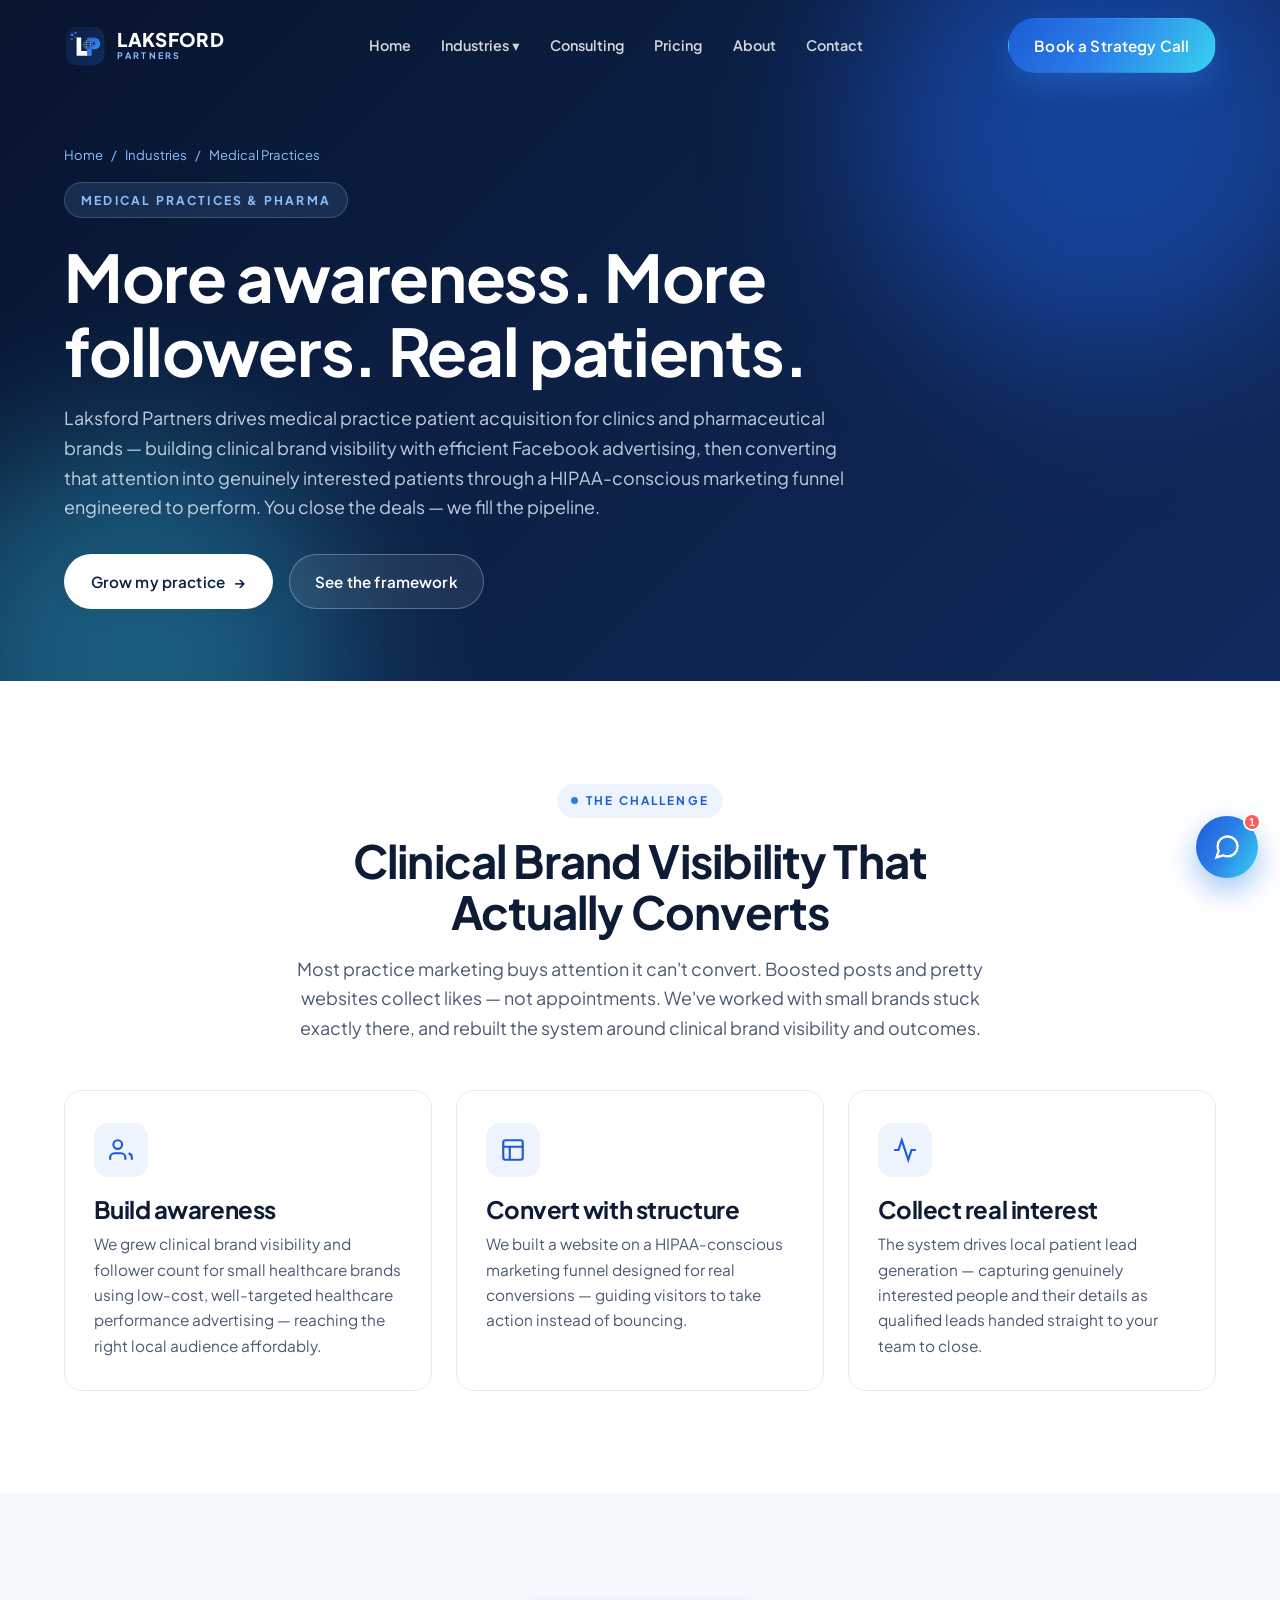
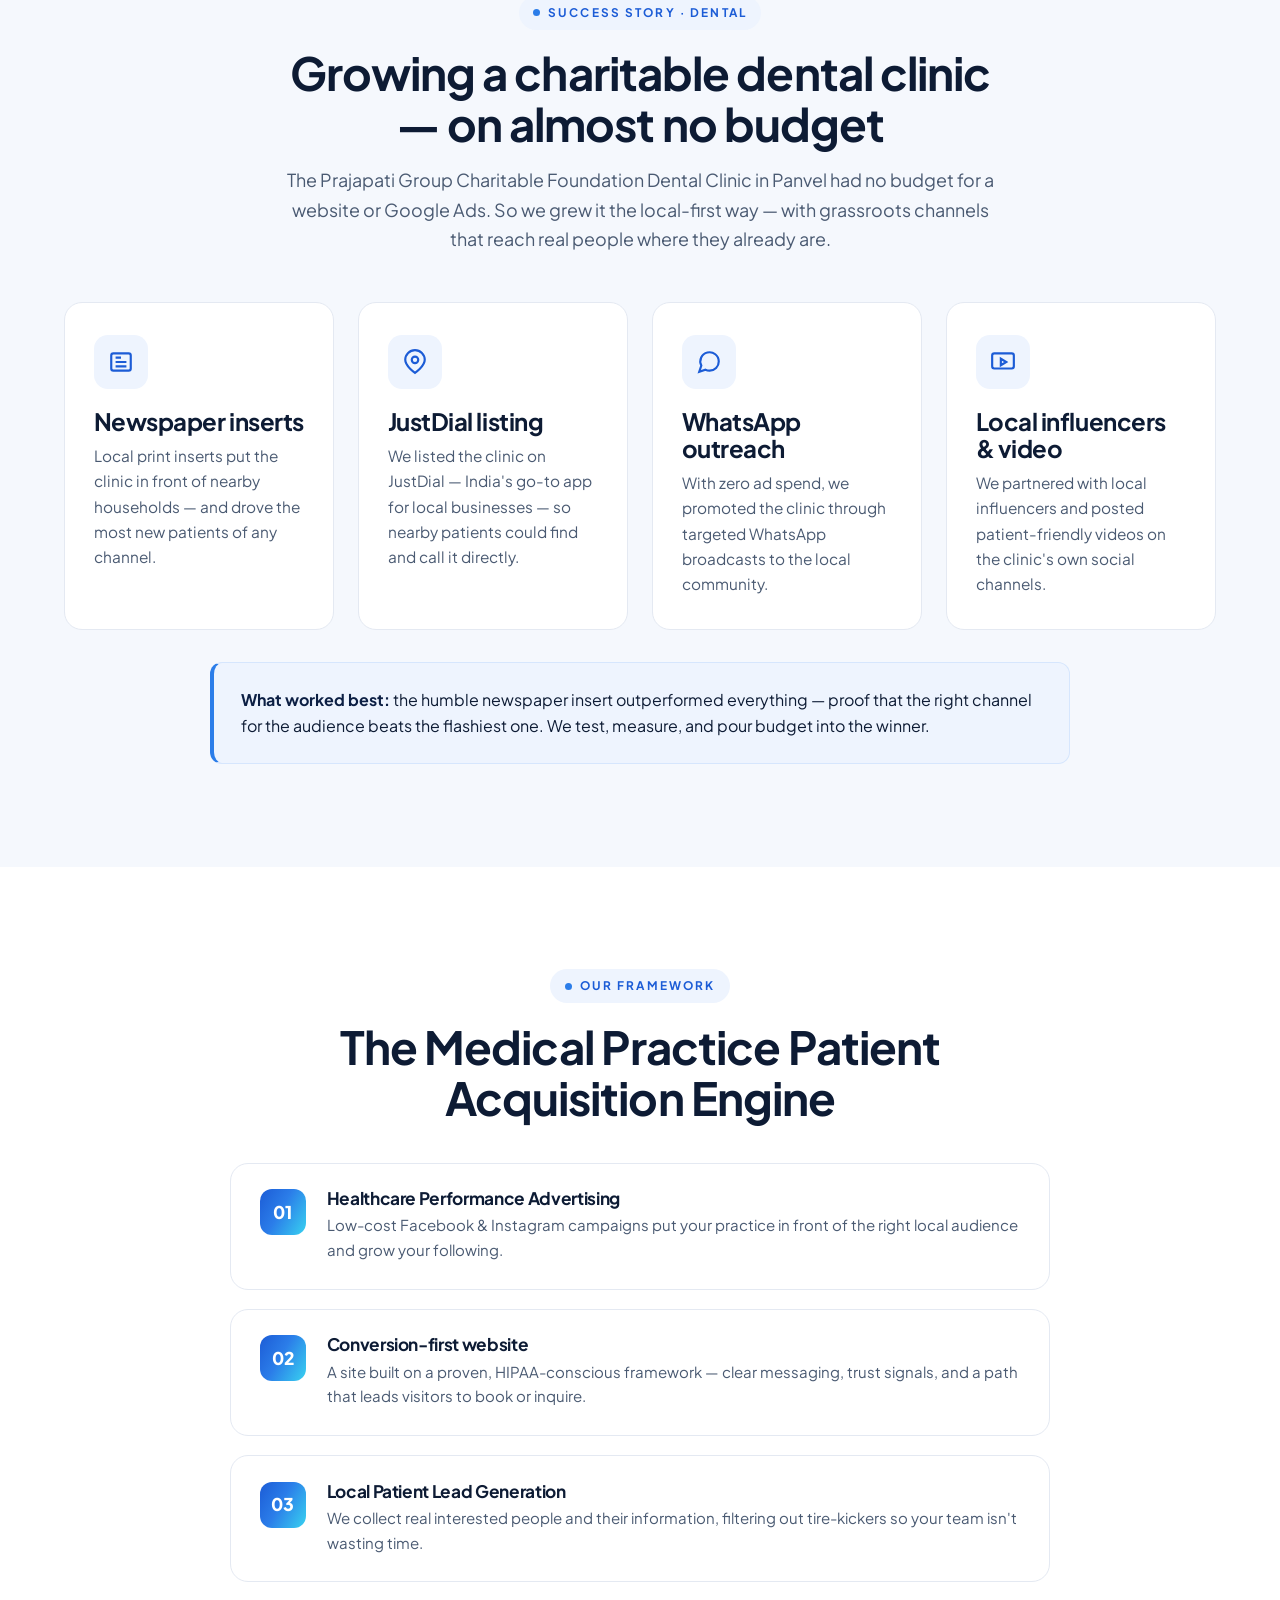
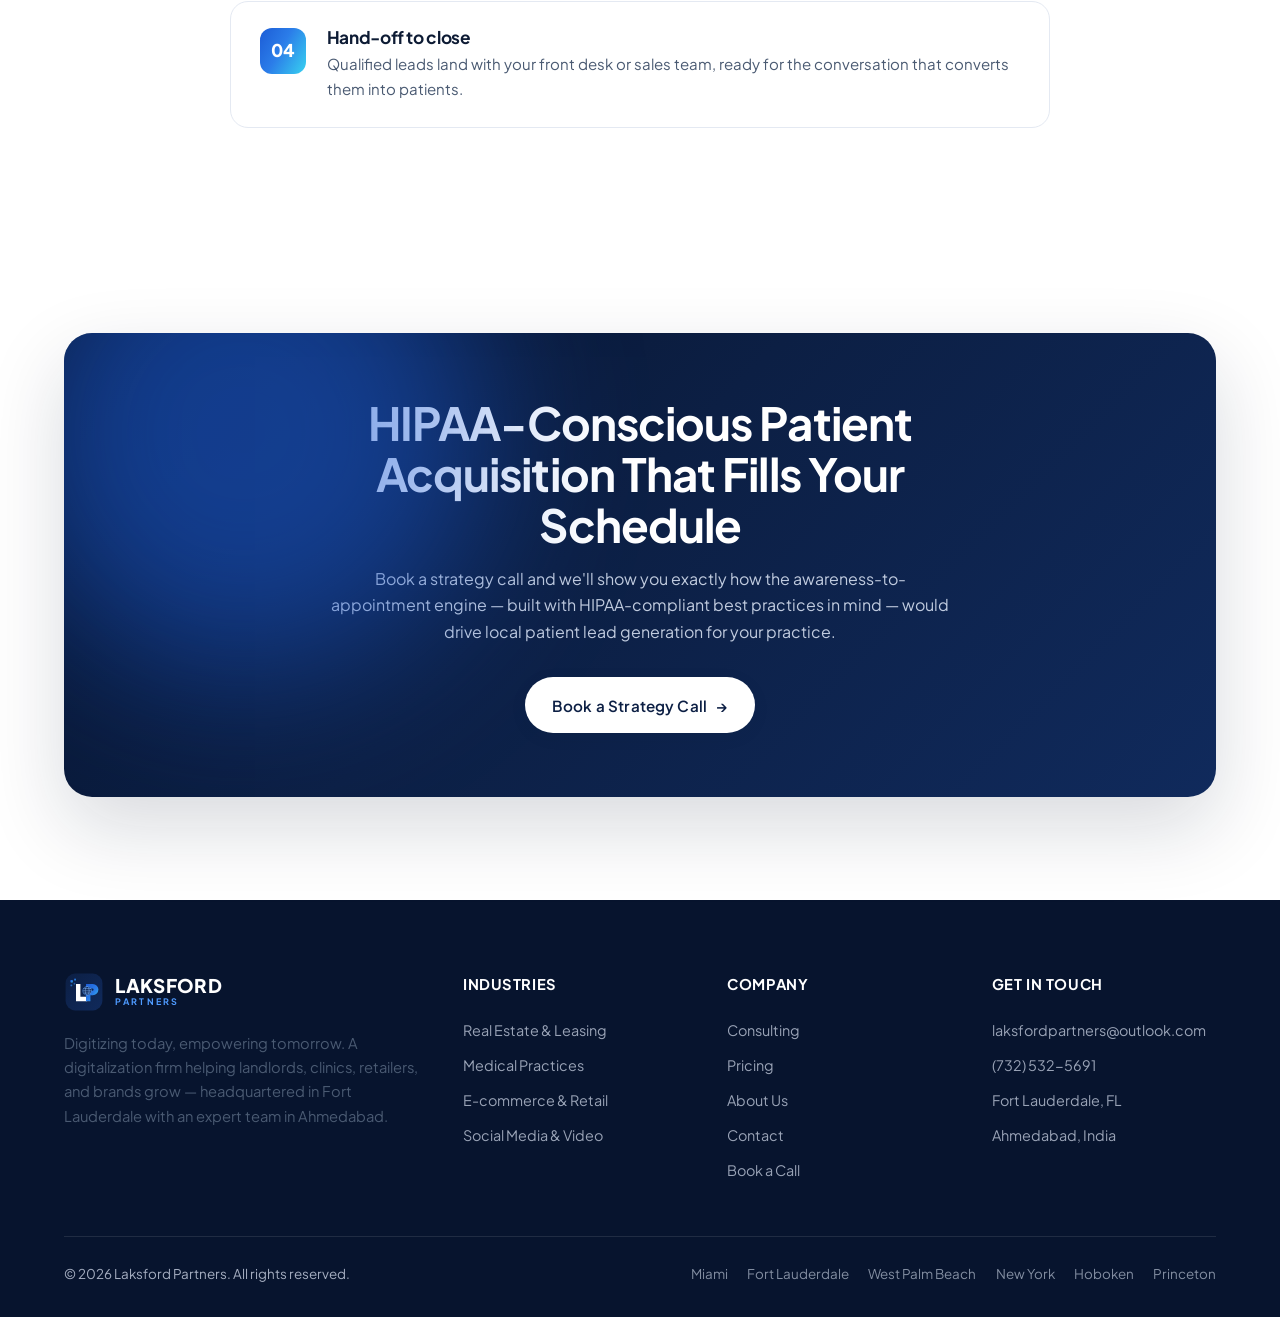
<file: medical-practices.html>
<!DOCTYPE html>
<html lang="en">
<head>
<meta charset="UTF-8">
<meta name="viewport" content="width=device-width, initial-scale=1.0">
<title>Medical Practice Patient Acquisition &amp; Marketing | Laksford Partners</title>
<meta name="description" content="Medical practice patient acquisition, local patient lead generation, and healthcare performance advertising for clinic owners and managers — HIPAA-conscious funnels that book real patients.">
<link rel="canonical" href="https://laksford.com/medical-practices">
<meta property="og:title" content="Medical Practice Patient Acquisition &amp; Marketing | Laksford Partners">
<meta property="og:description" content="Medical practice patient acquisition, local patient lead generation, and healthcare performance advertising — HIPAA-conscious funnels that turn attention into booked patients.">
<meta property="og:type" content="website">
<meta property="og:url" content="https://laksford.com/medical-practices">
<meta property="og:site_name" content="Laksford Partners">
<meta property="og:image" content="https://laksford.com/og-image.jpg">
<meta name="twitter:card" content="summary_large_image">
<meta name="twitter:title" content="Medical Practice Patient Acquisition &amp; Marketing | Laksford Partners">
<meta name="twitter:description" content="Medical practice patient acquisition, local patient lead generation, and healthcare performance advertising — HIPAA-conscious funnels that book real patients.">
<meta name="twitter:image" content="https://laksford.com/og-image.jpg">
<link rel="preconnect" href="https://fonts.googleapis.com">
<link rel="preconnect" href="https://fonts.gstatic.com" crossorigin>
<link href="https://fonts.googleapis.com/css2?family=Plus+Jakarta+Sans:wght@400;500;600;700;800&display=swap" rel="stylesheet">
<link rel="icon" href="assets/logo.svg" type="image/svg+xml">
<link rel="stylesheet" href="assets/css/style.css">
</head>
<body>

<header class="nav">
  <div class="wrap nav-inner">
    <a class="brand" href="index.html"><img class="logo-svg" src="assets/logo.svg" alt="Laksford Partners"><span class="brand-text"><span class="brand-name">LAKSFORD</span><span class="brand-sub">Partners</span></span></a>
    <nav><ul class="nav-links">
      <li><a href="index.html">Home</a></li>
      <li class="has-drop"><a href="index.html#industries">Industries ▾</a><div class="drop">
        <a href="real-estate.html">Real Estate &amp; Leasing<span>Guaranteed rent, hands-off ownership</span></a>
        <a href="medical-practices.html">Medical Practices<span>Patient growth that converts</span></a>
        <a href="ecommerce.html">E-commerce &amp; Retail<span>Local store to global brand</span></a>
        <a href="social-media.html">Social Media &amp; Video<span>Content that drives sales</span></a>
      </div></li>
      <li><a href="consulting.html">Consulting</a></li>
      <li><a href="pricing.html">Pricing</a></li>
      <li><a href="about.html">About</a></li>
      <li><a href="contact.html">Contact</a></li>
    </ul></nav>
    <div class="nav-cta"><a class="btn btn-primary" href="contact.html">Book a Strategy Call</a><button class="hamburger" aria-label="Menu"><span></span><span></span><span></span></button></div>
  </div>
</header>
<div class="mobile-menu"><button class="mobile-close" aria-label="Close">&times;</button>
  <a href="index.html">Home</a><a href="real-estate.html">Real Estate</a><a href="medical-practices.html">Medical Practices</a><a href="ecommerce.html">E-commerce</a><a href="social-media.html">Social Media</a><a href="consulting.html">Consulting</a><a href="pricing.html">Pricing</a><a href="about.html">About</a><a href="contact.html">Contact</a>
</div>

<section class="page-hero">
  <div class="hero-glow g1"></div><div class="hero-glow g2"></div>
  <div class="wrap">
    <div class="crumbs"><a href="index.html">Home</a> / <a href="index.html#industries">Industries</a> / <span>Medical Practices</span></div>
    <span class="hero-eyebrow">Medical Practices &amp; Pharma</span>
    <h1>More awareness. More followers. Real patients.</h1>
    <p>Laksford Partners drives medical practice patient acquisition for clinics and pharmaceutical brands — building clinical brand visibility with efficient Facebook advertising, then converting that attention into genuinely interested patients through a HIPAA-conscious marketing funnel engineered to perform. You close the deals — we fill the pipeline.</p>
    <div class="hero-btns" style="margin-top:2rem"><a class="btn btn-light" href="contact.html">Grow my practice <span class="arrow">→</span></a><a class="btn btn-ghost" href="#framework">See the framework</a></div>
  </div>
</section>

<!-- PROBLEM -->
<section class="section">
  <div class="wrap">
    <div class="section-head center reveal"><span class="eyebrow">The challenge</span><h2>Clinical Brand Visibility That Actually Converts</h2><p class="lead" style="margin:1rem auto 0">Most practice marketing buys attention it can't convert. Boosted posts and pretty websites collect likes — not appointments. We've worked with small brands stuck exactly there, and rebuilt the system around clinical brand visibility and outcomes.</p></div>
    <div class="grid g-3" style="margin-top:3rem">
      <div class="card reveal"><div class="ic"><svg viewBox="0 0 24 24" fill="none" stroke="currentColor" stroke-width="2" aria-hidden="true"><path d="M16 21v-2a4 4 0 0 0-4-4H6a4 4 0 0 0-4 4v2"/><circle cx="9" cy="7" r="4"/><path d="M22 21v-2a4 4 0 0 0-3-3.87"/></svg></div><h3>Build awareness</h3><p>We grew clinical brand visibility and follower count for small healthcare brands using low-cost, well-targeted healthcare performance advertising — reaching the right local audience affordably.</p></div>
      <div class="card reveal d1"><div class="ic"><svg viewBox="0 0 24 24" fill="none" stroke="currentColor" stroke-width="2" aria-hidden="true"><rect x="3" y="3" width="18" height="18" rx="2"/><path d="M3 9h18M9 21V9"/></svg></div><h3>Convert with structure</h3><p>We built a website on a HIPAA-conscious marketing funnel designed for real conversions — guiding visitors to take action instead of bouncing.</p></div>
      <div class="card reveal d2"><div class="ic"><svg viewBox="0 0 24 24" fill="none" stroke="currentColor" stroke-width="2" aria-hidden="true"><path d="M22 12h-4l-3 9L9 3l-3 9H2"/></svg></div><h3>Collect real interest</h3><p>The system drives local patient lead generation — capturing genuinely interested people and their details as qualified leads handed straight to your team to close.</p></div>
    </div>
  </div>
</section>

<!-- CASE STUDY: DENTAL CLINIC -->
<section class="section" style="background:var(--bg-soft)">
  <div class="wrap">
    <div class="section-head center reveal"><span class="eyebrow">Success story · Dental</span><h2>Growing a charitable dental clinic — on almost no budget</h2><p class="lead" style="margin:1rem auto 0">The Prajapati Group Charitable Foundation Dental Clinic in Panvel had no budget for a website or Google Ads. So we grew it the local-first way — with grassroots channels that reach real people where they already are.</p></div>
    <div class="grid g-4" style="margin-top:3rem">
      <div class="card reveal"><div class="ic"><svg viewBox="0 0 24 24" fill="none" stroke="currentColor" stroke-width="2" aria-hidden="true"><rect x="3" y="4" width="18" height="16" rx="2"/><path d="M7 8h5M7 12h10M7 16h10"/></svg></div><h3>Newspaper inserts</h3><p>Local print inserts put the clinic in front of nearby households — and drove the most new patients of any channel.</p></div>
      <div class="card reveal d1"><div class="ic"><svg viewBox="0 0 24 24" fill="none" stroke="currentColor" stroke-width="2" aria-hidden="true"><path d="M21 10c0 6-9 12-9 12s-9-6-9-12a9 9 0 0 1 18 0z"/><circle cx="12" cy="10" r="3"/></svg></div><h3>JustDial listing</h3><p>We listed the clinic on JustDial — India's go-to app for local businesses — so nearby patients could find and call it directly.</p></div>
      <div class="card reveal d2"><div class="ic"><svg viewBox="0 0 24 24" fill="none" stroke="currentColor" stroke-width="2" aria-hidden="true"><path d="M21 11.5a8.38 8.38 0 0 1-8.5 8.5 8.5 8.5 0 0 1-3.8-.9L3 21l1.9-5.7a8.5 8.5 0 1 1 16.1-3.8z"/></svg></div><h3>WhatsApp outreach</h3><p>With zero ad spend, we promoted the clinic through targeted WhatsApp broadcasts to the local community.</p></div>
      <div class="card reveal d3"><div class="ic"><svg viewBox="0 0 24 24" fill="none" stroke="currentColor" stroke-width="2" aria-hidden="true"><rect x="2" y="4" width="20" height="14" rx="2"/><path d="m10 9 5 3-5 3z"/></svg></div><h3>Local influencers &amp; video</h3><p>We partnered with local influencers and posted patient-friendly videos on the clinic's own social channels.</p></div>
    </div>
    <div class="highlight reveal" style="margin-top:2rem;max-width:860px;margin-left:auto;margin-right:auto"><strong>What worked best:</strong> the humble newspaper insert outperformed everything — proof that the right channel for the audience beats the flashiest one. We test, measure, and pour budget into the winner.</div>
  </div>
</section>

<!-- FRAMEWORK -->
<section class="section" id="framework">
  <div class="wrap">
    <div class="section-head center reveal"><span class="eyebrow">Our framework</span><h2>The Medical Practice Patient Acquisition Engine</h2></div>
    <div class="steps" style="margin-top:2.5rem;max-width:820px;margin-left:auto;margin-right:auto">
      <div class="step reveal"><div class="num"></div><div><h4>Healthcare Performance Advertising</h4><p>Low-cost Facebook &amp; Instagram campaigns put your practice in front of the right local audience and grow your following.</p></div></div>
      <div class="step reveal d1"><div class="num"></div><div><h4>Conversion-first website</h4><p>A site built on a proven, HIPAA-conscious framework — clear messaging, trust signals, and a path that leads visitors to book or inquire.</p></div></div>
      <div class="step reveal d2"><div class="num"></div><div><h4>Local Patient Lead Generation</h4><p>We collect real interested people and their information, filtering out tire-kickers so your team isn't wasting time.</p></div></div>
      <div class="step reveal d3"><div class="num"></div><div><h4>Hand-off to close</h4><p>Qualified leads land with your front desk or sales team, ready for the conversation that converts them into patients.</p></div></div>
    </div>
  </div>
</section>

<section class="section"><div class="wrap"><div class="cta reveal"><div class="hero-glow g1"></div>
  <h2>HIPAA-Conscious Patient Acquisition That Fills Your Schedule</h2>
  <p>Book a strategy call and we'll show you exactly how the awareness-to-appointment engine — built with HIPAA-compliant best practices in mind — would drive local patient lead generation for your practice.</p>
  <div class="cta-btns"><a class="btn btn-light" href="contact.html">Book a Strategy Call <span class="arrow">→</span></a></div>
</div></div></section>

<footer class="site"><div class="wrap">
  <div class="foot-grid">
    <div><a class="brand" href="index.html"><img class="logo-svg" src="assets/logo.svg" alt="Laksford Partners" style="width:40px;height:40px"><span class="brand-text"><span class="brand-name">LAKSFORD</span><span class="brand-sub">Partners</span></span></a><p class="f-about">Digitizing today, empowering tomorrow. A digitalization firm helping landlords, clinics, retailers, and brands grow — headquartered in Fort Lauderdale with an expert team in Ahmedabad.</p></div>
    <div class="foot-col"><h5>Industries</h5><a href="real-estate.html">Real Estate &amp; Leasing</a><a href="medical-practices.html">Medical Practices</a><a href="ecommerce.html">E-commerce &amp; Retail</a><a href="social-media.html">Social Media &amp; Video</a></div>
    <div class="foot-col"><h5>Company</h5><a href="consulting.html">Consulting</a><a href="pricing.html">Pricing</a><a href="about.html">About Us</a><a href="contact.html">Contact</a><a href="contact.html">Book a Call</a></div>
    <div class="foot-col"><h5>Get in touch</h5><a href="mailto:laksfordpartners@outlook.com">laksfordpartners@outlook.com</a><a href="tel:+17325325691">(732) 532-5691</a><a href="contact.html">Fort Lauderdale, FL</a><a href="contact.html">Ahmedabad, India</a></div>
  </div>
  <div class="foot-bottom"><span>© <span data-year>2026</span> Laksford Partners. All rights reserved.</span><div class="locs"><span>Miami</span><span>Fort Lauderdale</span><span>West Palm Beach</span><span>New York</span><span>Hoboken</span><span>Princeton</span></div></div>
</div></footer>
<script src="assets/js/main.js"></script>
<script type="application/ld+json">
{
  "@context": "https://schema.org",
  "@type": "Service",
  "serviceType": "Medical Practice Marketing & Patient Acquisition",
  "name": "Medical Practice Patient Acquisition & Marketing",
  "description": "Medical practice patient acquisition, local patient lead generation, and HIPAA-conscious healthcare performance advertising for clinics and pharmaceutical brands.",
  "provider": {
    "@type": "Organization",
    "name": "Laksford Partners",
    "url": "https://laksford.com/",
    "telephone": "+17325325691",
    "email": "laksfordpartners@outlook.com",
    "address": {
      "@type": "PostalAddress",
      "addressLocality": "Fort Lauderdale",
      "addressRegion": "FL",
      "addressCountry": "US"
    }
  },
  "areaServed": [
    { "@type": "City", "name": "Miami" },
    { "@type": "City", "name": "Fort Lauderdale" },
    { "@type": "City", "name": "West Palm Beach" },
    { "@type": "City", "name": "New York" },
    { "@type": "City", "name": "Hoboken" },
    { "@type": "City", "name": "Princeton" }
  ]
}
</script>
</body></html>
</file>
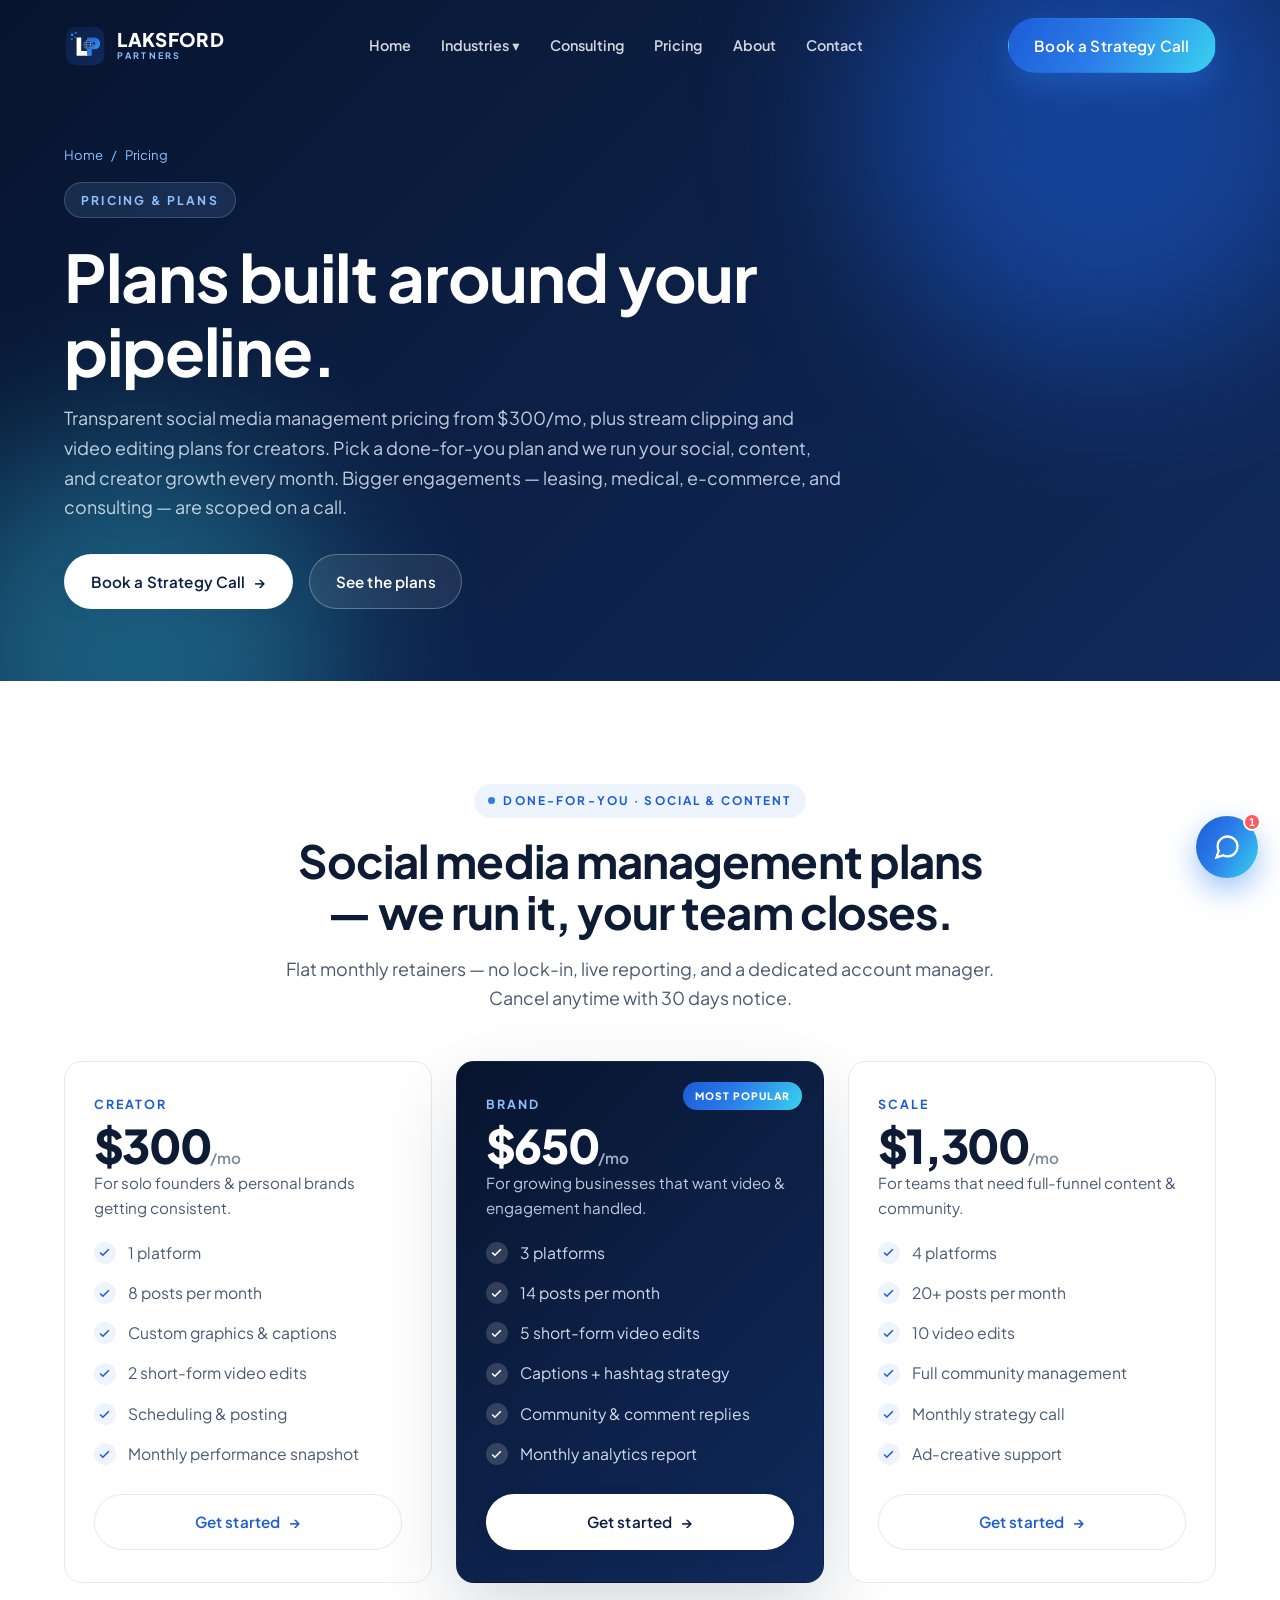
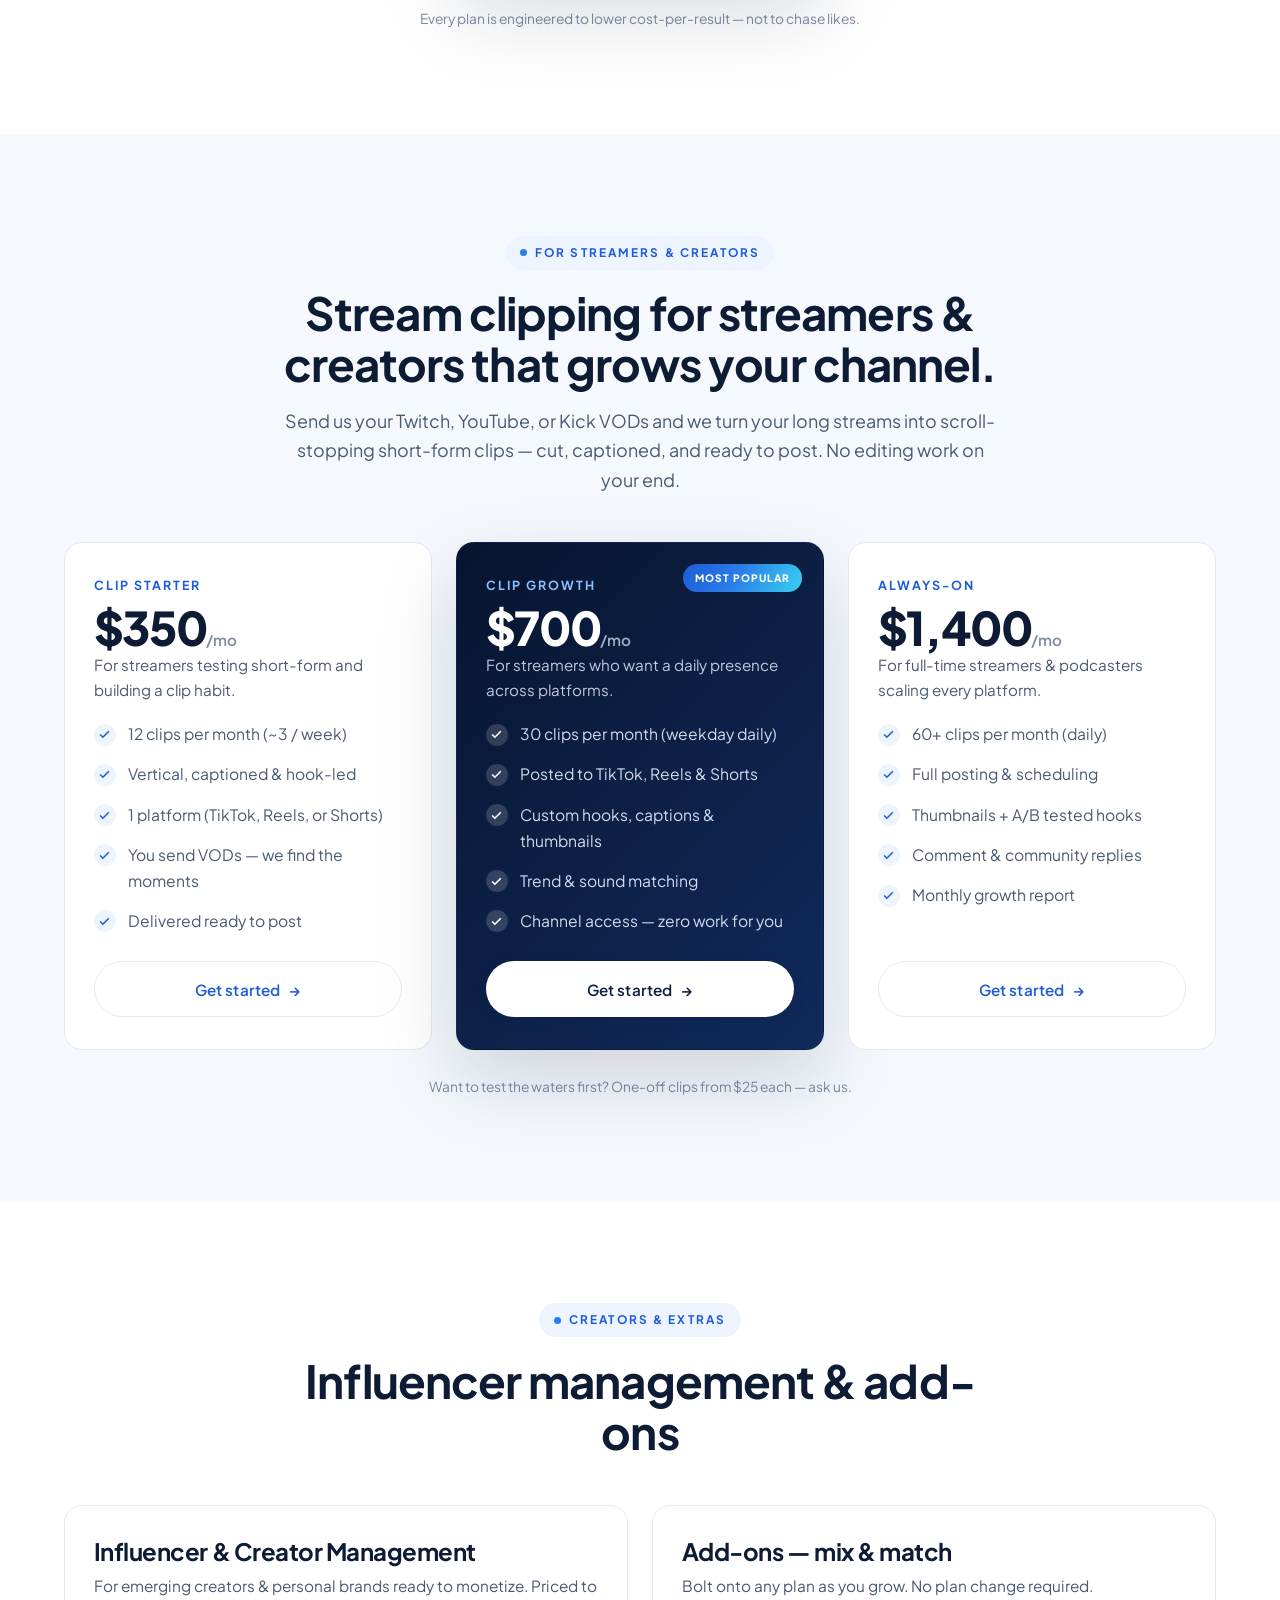
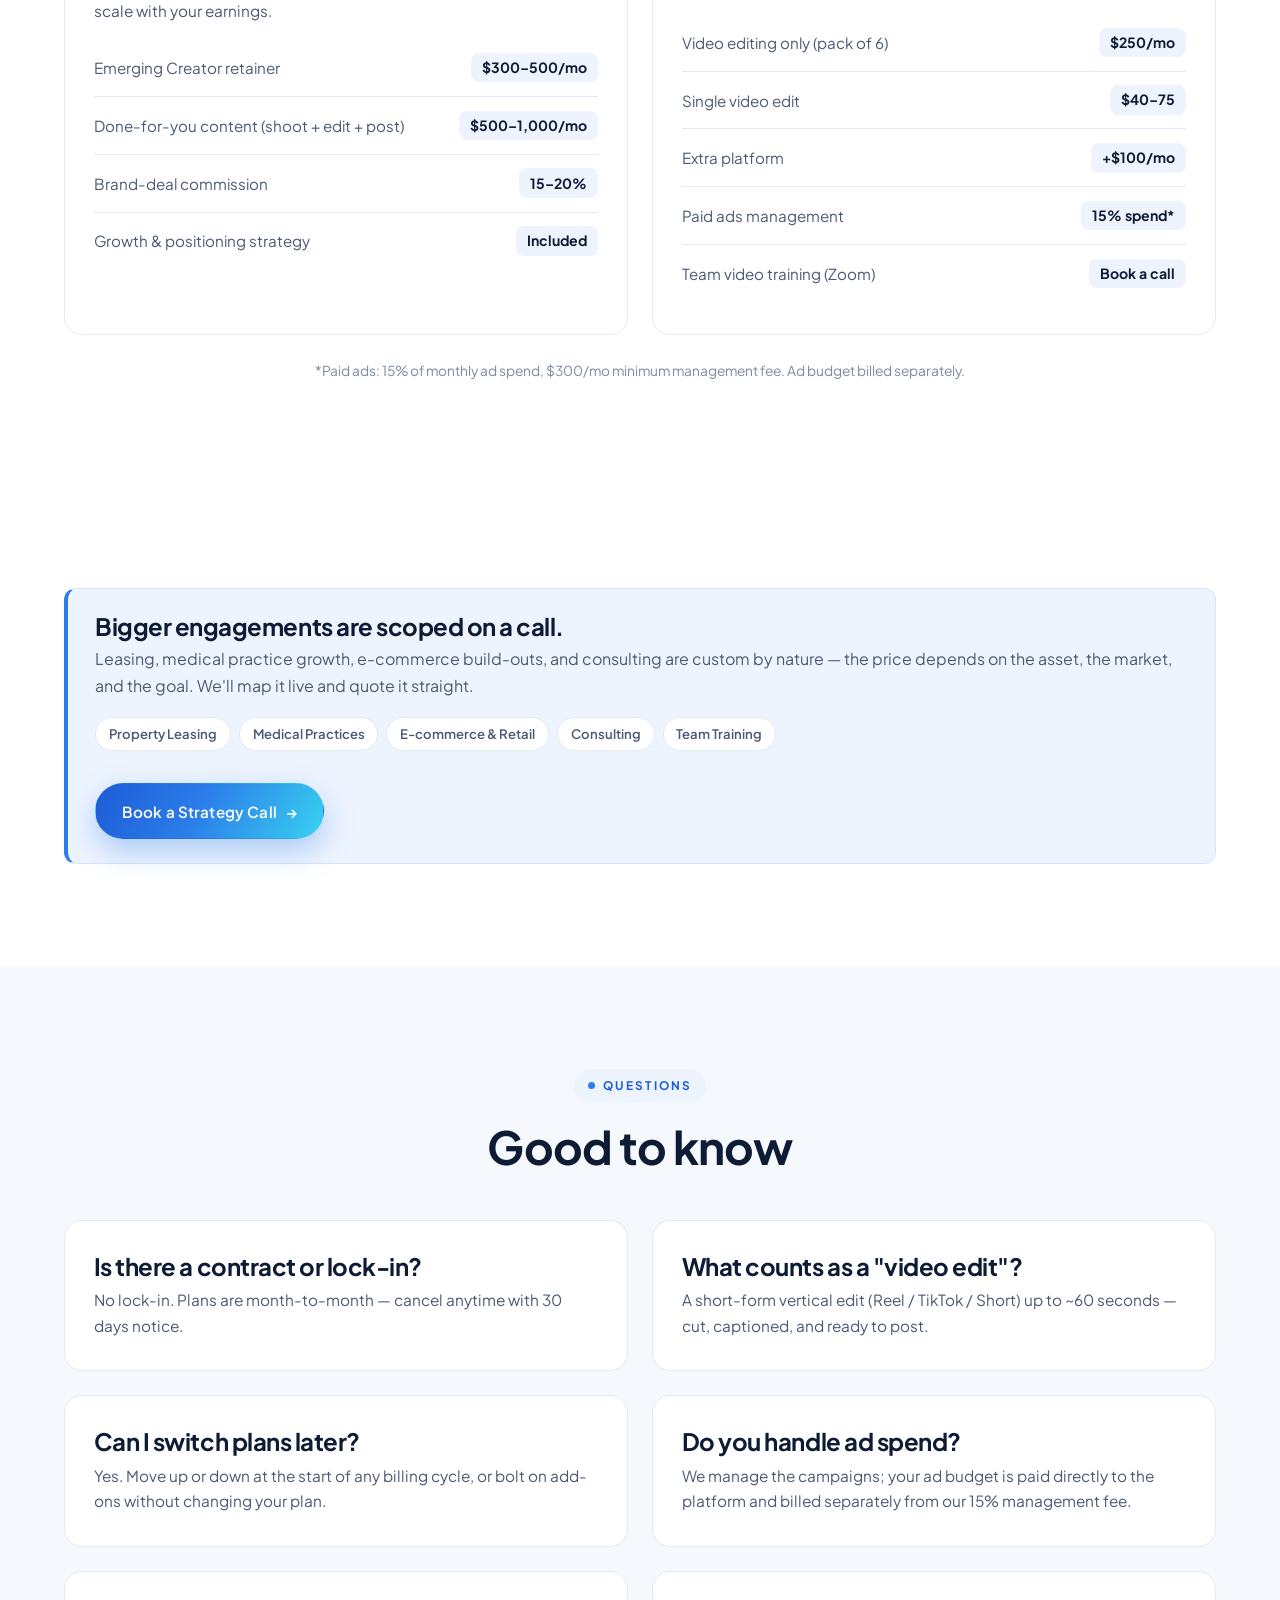
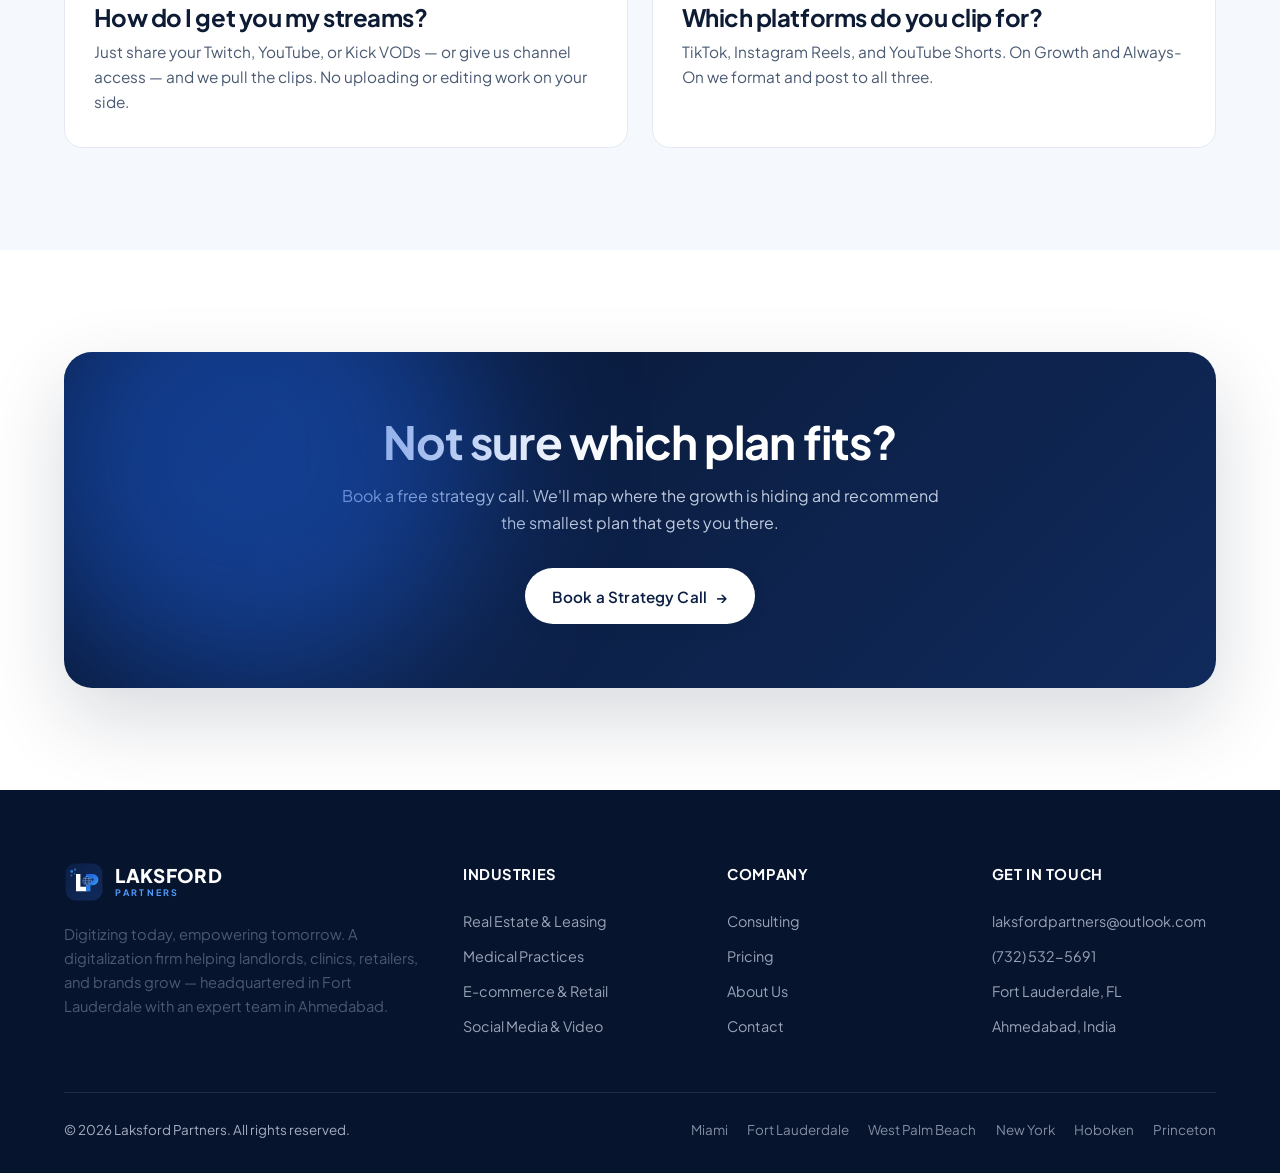
<file: pricing.html>
<!DOCTYPE html>
<html lang="en">
<head>
<meta charset="UTF-8">
<meta name="viewport" content="width=device-width, initial-scale=1.0">
<title>Pricing — Social Media Management &amp; Stream Clipping Plans | Laksford Partners</title>
<meta name="description" content="Social media management pricing from $300/mo plus stream clipping and video editing plans for creators. Flat monthly retainers, no lock-in, live reporting.">
<link rel="canonical" href="https://laksford.com/pricing">
<meta property="og:title" content="Pricing — Social Media Management &amp; Stream Clipping Plans | Laksford Partners">
<meta property="og:description" content="Social media management pricing from $300/mo plus stream clipping and video editing plans for creators. Flat monthly retainers, no lock-in, live reporting.">
<meta property="og:type" content="website">
<meta property="og:url" content="https://laksford.com/pricing">
<meta property="og:site_name" content="Laksford Partners">
<meta property="og:image" content="https://laksford.com/og-image.jpg">
<meta name="twitter:card" content="summary_large_image">
<meta name="twitter:title" content="Pricing — Social Media Management &amp; Stream Clipping Plans | Laksford Partners">
<meta name="twitter:description" content="Social media management pricing from $300/mo plus stream clipping and video editing plans for creators. Flat monthly retainers, no lock-in, live reporting.">
<meta name="twitter:image" content="https://laksford.com/og-image.jpg">
<link rel="preconnect" href="https://fonts.googleapis.com">
<link rel="preconnect" href="https://fonts.gstatic.com" crossorigin>
<link href="https://fonts.googleapis.com/css2?family=Plus+Jakarta+Sans:wght@400;500;600;700;800&display=swap" rel="stylesheet">
<link rel="icon" href="assets/logo.svg" type="image/svg+xml">
<link rel="stylesheet" href="assets/css/style.css">
</head>
<body>

<header class="nav">
  <div class="wrap nav-inner">
    <a class="brand" href="index.html"><img class="logo-svg" src="assets/logo.svg" alt="Laksford Partners"><span class="brand-text"><span class="brand-name">LAKSFORD</span><span class="brand-sub">Partners</span></span></a>
    <nav><ul class="nav-links">
      <li><a href="index.html">Home</a></li>
      <li class="has-drop"><a href="index.html#industries">Industries ▾</a><div class="drop">
        <a href="real-estate.html">Real Estate &amp; Leasing<span>Guaranteed rent, hands-off ownership</span></a>
        <a href="medical-practices.html">Medical Practices<span>Patient growth that converts</span></a>
        <a href="ecommerce.html">E-commerce &amp; Retail<span>Local store to global brand</span></a>
        <a href="social-media.html">Social Media &amp; Video<span>Content that drives sales</span></a>
      </div></li>
      <li><a href="consulting.html">Consulting</a></li>
      <li><a href="pricing.html">Pricing</a></li>
      <li><a href="about.html">About</a></li>
      <li><a href="contact.html">Contact</a></li>
    </ul></nav>
    <div class="nav-cta"><a class="btn btn-primary" href="contact.html">Book a Strategy Call</a><button class="hamburger" aria-label="Menu"><span></span><span></span><span></span></button></div>
  </div>
</header>
<div class="mobile-menu"><button class="mobile-close" aria-label="Close">&times;</button>
  <a href="index.html">Home</a><a href="real-estate.html">Real Estate</a><a href="medical-practices.html">Medical Practices</a><a href="ecommerce.html">E-commerce</a><a href="social-media.html">Social Media</a><a href="consulting.html">Consulting</a><a href="pricing.html">Pricing</a><a href="about.html">About</a><a href="contact.html">Contact</a>
</div>

<section class="page-hero">
  <div class="hero-glow g1"></div><div class="hero-glow g2"></div>
  <div class="wrap">
    <div class="crumbs"><a href="index.html">Home</a> / <span>Pricing</span></div>
    <span class="hero-eyebrow">Pricing &amp; Plans</span>
    <h1>Plans built around your pipeline.</h1>
    <p>Transparent social media management pricing from $300/mo, plus stream clipping and video editing plans for creators. Pick a done-for-you plan and we run your social, content, and creator growth every month. Bigger engagements — leasing, medical, e-commerce, and consulting — are scoped on a call.</p>
    <div class="hero-btns" style="margin-top:2rem"><a class="btn btn-light" href="contact.html">Book a Strategy Call <span class="arrow">→</span></a><a class="btn btn-ghost" href="#plans">See the plans</a></div>
  </div>
</section>

<!-- DONE-FOR-YOU TIERS -->
<section class="section" id="plans">
  <div class="wrap">
    <div class="section-head center reveal"><span class="eyebrow">Done-for-you · Social &amp; Content</span><h2>Social media management plans — we run it, your team closes.</h2><p class="lead" style="margin:1rem auto 0">Flat monthly retainers — no lock-in, live reporting, and a dedicated account manager. Cancel anytime with 30 days notice.</p></div>
    <div class="grid g-3 price-grid" style="margin-top:3rem">

      <div class="card price-card reveal">
        <div class="tier-name">Creator</div>
        <div class="price">$300<span class="per">/mo</span></div>
        <div class="tier-desc">For solo founders &amp; personal brands getting consistent.</div>
        <ul class="feature-list">
          <li><span class="check"><svg aria-hidden="true" viewBox="0 0 24 24" fill="none" stroke="currentColor" stroke-width="3"><path d="M20 6 9 17l-5-5"/></svg></span> 1 platform</li>
          <li><span class="check"><svg aria-hidden="true" viewBox="0 0 24 24" fill="none" stroke="currentColor" stroke-width="3"><path d="M20 6 9 17l-5-5"/></svg></span> 8 posts per month</li>
          <li><span class="check"><svg aria-hidden="true" viewBox="0 0 24 24" fill="none" stroke="currentColor" stroke-width="3"><path d="M20 6 9 17l-5-5"/></svg></span> Custom graphics &amp; captions</li>
          <li><span class="check"><svg aria-hidden="true" viewBox="0 0 24 24" fill="none" stroke="currentColor" stroke-width="3"><path d="M20 6 9 17l-5-5"/></svg></span> 2 short-form video edits</li>
          <li><span class="check"><svg aria-hidden="true" viewBox="0 0 24 24" fill="none" stroke="currentColor" stroke-width="3"><path d="M20 6 9 17l-5-5"/></svg></span> Scheduling &amp; posting</li>
          <li><span class="check"><svg aria-hidden="true" viewBox="0 0 24 24" fill="none" stroke="currentColor" stroke-width="3"><path d="M20 6 9 17l-5-5"/></svg></span> Monthly performance snapshot</li>
        </ul>
        <a class="btn btn-outline" href="contact.html">Get started <span class="arrow">→</span></a>
      </div>

      <div class="card price-card featured reveal d1">
        <span class="price-badge">Most Popular</span>
        <div class="tier-name">Brand</div>
        <div class="price">$650<span class="per">/mo</span></div>
        <div class="tier-desc">For growing businesses that want video &amp; engagement handled.</div>
        <ul class="feature-list">
          <li><span class="check"><svg aria-hidden="true" viewBox="0 0 24 24" fill="none" stroke="currentColor" stroke-width="3"><path d="M20 6 9 17l-5-5"/></svg></span> 3 platforms</li>
          <li><span class="check"><svg aria-hidden="true" viewBox="0 0 24 24" fill="none" stroke="currentColor" stroke-width="3"><path d="M20 6 9 17l-5-5"/></svg></span> 14 posts per month</li>
          <li><span class="check"><svg aria-hidden="true" viewBox="0 0 24 24" fill="none" stroke="currentColor" stroke-width="3"><path d="M20 6 9 17l-5-5"/></svg></span> 5 short-form video edits</li>
          <li><span class="check"><svg aria-hidden="true" viewBox="0 0 24 24" fill="none" stroke="currentColor" stroke-width="3"><path d="M20 6 9 17l-5-5"/></svg></span> Captions + hashtag strategy</li>
          <li><span class="check"><svg aria-hidden="true" viewBox="0 0 24 24" fill="none" stroke="currentColor" stroke-width="3"><path d="M20 6 9 17l-5-5"/></svg></span> Community &amp; comment replies</li>
          <li><span class="check"><svg aria-hidden="true" viewBox="0 0 24 24" fill="none" stroke="currentColor" stroke-width="3"><path d="M20 6 9 17l-5-5"/></svg></span> Monthly analytics report</li>
        </ul>
        <a class="btn btn-light" href="contact.html">Get started <span class="arrow">→</span></a>
      </div>

      <div class="card price-card reveal d2">
        <div class="tier-name">Scale</div>
        <div class="price">$1,300<span class="per">/mo</span></div>
        <div class="tier-desc">For teams that need full-funnel content &amp; community.</div>
        <ul class="feature-list">
          <li><span class="check"><svg aria-hidden="true" viewBox="0 0 24 24" fill="none" stroke="currentColor" stroke-width="3"><path d="M20 6 9 17l-5-5"/></svg></span> 4 platforms</li>
          <li><span class="check"><svg aria-hidden="true" viewBox="0 0 24 24" fill="none" stroke="currentColor" stroke-width="3"><path d="M20 6 9 17l-5-5"/></svg></span> 20+ posts per month</li>
          <li><span class="check"><svg aria-hidden="true" viewBox="0 0 24 24" fill="none" stroke="currentColor" stroke-width="3"><path d="M20 6 9 17l-5-5"/></svg></span> 10 video edits</li>
          <li><span class="check"><svg aria-hidden="true" viewBox="0 0 24 24" fill="none" stroke="currentColor" stroke-width="3"><path d="M20 6 9 17l-5-5"/></svg></span> Full community management</li>
          <li><span class="check"><svg aria-hidden="true" viewBox="0 0 24 24" fill="none" stroke="currentColor" stroke-width="3"><path d="M20 6 9 17l-5-5"/></svg></span> Monthly strategy call</li>
          <li><span class="check"><svg aria-hidden="true" viewBox="0 0 24 24" fill="none" stroke="currentColor" stroke-width="3"><path d="M20 6 9 17l-5-5"/></svg></span> Ad-creative support</li>
        </ul>
        <a class="btn btn-outline" href="contact.html">Get started <span class="arrow">→</span></a>
      </div>

    </div>
    <p class="price-note">Every plan is engineered to lower cost-per-result — not to chase likes.</p>
  </div>
</section>

<!-- STREAM CLIPPING -->
<section class="section" style="background:var(--bg-soft)" id="clipping">
  <div class="wrap">
    <div class="section-head center reveal"><span class="eyebrow">For streamers &amp; creators</span><h2>Stream clipping for streamers &amp; creators that grows your channel.</h2><p class="lead" style="margin:1rem auto 0">Send us your Twitch, YouTube, or Kick VODs and we turn your long streams into scroll-stopping short-form clips — cut, captioned, and ready to post. No editing work on your end.</p></div>
    <div class="grid g-3 price-grid" style="margin-top:3rem">

      <div class="card price-card reveal">
        <div class="tier-name">Clip Starter</div>
        <div class="price">$350<span class="per">/mo</span></div>
        <div class="tier-desc">For streamers testing short-form and building a clip habit.</div>
        <ul class="feature-list">
          <li><span class="check"><svg aria-hidden="true" viewBox="0 0 24 24" fill="none" stroke="currentColor" stroke-width="3"><path d="M20 6 9 17l-5-5"/></svg></span> 12 clips per month (~3 / week)</li>
          <li><span class="check"><svg aria-hidden="true" viewBox="0 0 24 24" fill="none" stroke="currentColor" stroke-width="3"><path d="M20 6 9 17l-5-5"/></svg></span> Vertical, captioned &amp; hook-led</li>
          <li><span class="check"><svg aria-hidden="true" viewBox="0 0 24 24" fill="none" stroke="currentColor" stroke-width="3"><path d="M20 6 9 17l-5-5"/></svg></span> 1 platform (TikTok, Reels, or Shorts)</li>
          <li><span class="check"><svg aria-hidden="true" viewBox="0 0 24 24" fill="none" stroke="currentColor" stroke-width="3"><path d="M20 6 9 17l-5-5"/></svg></span> You send VODs — we find the moments</li>
          <li><span class="check"><svg aria-hidden="true" viewBox="0 0 24 24" fill="none" stroke="currentColor" stroke-width="3"><path d="M20 6 9 17l-5-5"/></svg></span> Delivered ready to post</li>
        </ul>
        <a class="btn btn-outline" href="contact.html">Get started <span class="arrow">→</span></a>
      </div>

      <div class="card price-card featured reveal d1">
        <span class="price-badge">Most Popular</span>
        <div class="tier-name">Clip Growth</div>
        <div class="price">$700<span class="per">/mo</span></div>
        <div class="tier-desc">For streamers who want a daily presence across platforms.</div>
        <ul class="feature-list">
          <li><span class="check"><svg aria-hidden="true" viewBox="0 0 24 24" fill="none" stroke="currentColor" stroke-width="3"><path d="M20 6 9 17l-5-5"/></svg></span> 30 clips per month (weekday daily)</li>
          <li><span class="check"><svg aria-hidden="true" viewBox="0 0 24 24" fill="none" stroke="currentColor" stroke-width="3"><path d="M20 6 9 17l-5-5"/></svg></span> Posted to TikTok, Reels &amp; Shorts</li>
          <li><span class="check"><svg aria-hidden="true" viewBox="0 0 24 24" fill="none" stroke="currentColor" stroke-width="3"><path d="M20 6 9 17l-5-5"/></svg></span> Custom hooks, captions &amp; thumbnails</li>
          <li><span class="check"><svg aria-hidden="true" viewBox="0 0 24 24" fill="none" stroke="currentColor" stroke-width="3"><path d="M20 6 9 17l-5-5"/></svg></span> Trend &amp; sound matching</li>
          <li><span class="check"><svg aria-hidden="true" viewBox="0 0 24 24" fill="none" stroke="currentColor" stroke-width="3"><path d="M20 6 9 17l-5-5"/></svg></span> Channel access — zero work for you</li>
        </ul>
        <a class="btn btn-light" href="contact.html">Get started <span class="arrow">→</span></a>
      </div>

      <div class="card price-card reveal d2">
        <div class="tier-name">Always-On</div>
        <div class="price">$1,400<span class="per">/mo</span></div>
        <div class="tier-desc">For full-time streamers &amp; podcasters scaling every platform.</div>
        <ul class="feature-list">
          <li><span class="check"><svg aria-hidden="true" viewBox="0 0 24 24" fill="none" stroke="currentColor" stroke-width="3"><path d="M20 6 9 17l-5-5"/></svg></span> 60+ clips per month (daily)</li>
          <li><span class="check"><svg aria-hidden="true" viewBox="0 0 24 24" fill="none" stroke="currentColor" stroke-width="3"><path d="M20 6 9 17l-5-5"/></svg></span> Full posting &amp; scheduling</li>
          <li><span class="check"><svg aria-hidden="true" viewBox="0 0 24 24" fill="none" stroke="currentColor" stroke-width="3"><path d="M20 6 9 17l-5-5"/></svg></span> Thumbnails + A/B tested hooks</li>
          <li><span class="check"><svg aria-hidden="true" viewBox="0 0 24 24" fill="none" stroke="currentColor" stroke-width="3"><path d="M20 6 9 17l-5-5"/></svg></span> Comment &amp; community replies</li>
          <li><span class="check"><svg aria-hidden="true" viewBox="0 0 24 24" fill="none" stroke="currentColor" stroke-width="3"><path d="M20 6 9 17l-5-5"/></svg></span> Monthly growth report</li>
        </ul>
        <a class="btn btn-outline" href="contact.html">Get started <span class="arrow">→</span></a>
      </div>

    </div>
    <p class="price-note">Want to test the waters first? One-off clips from $25 each — <a href="contact.html">ask us</a>.</p>
  </div>
</section>

<!-- INFLUENCER + ADD-ONS -->
<section class="section">
  <div class="wrap">
    <div class="section-head center reveal"><span class="eyebrow">Creators &amp; extras</span><h2>Influencer management &amp; add-ons</h2></div>
    <div class="grid g-2" style="margin-top:3rem">

      <div class="card reveal">
        <h3>Influencer &amp; Creator Management</h3>
        <p style="margin:.4rem 0 1rem">For emerging creators &amp; personal brands ready to monetize. Priced to scale with your earnings.</p>
        <div class="price-rows">
          <div class="prow"><span>Emerging Creator retainer</span><span class="amt">$300–500/mo</span></div>
          <div class="prow"><span>Done-for-you content (shoot + edit + post)</span><span class="amt">$500–1,000/mo</span></div>
          <div class="prow"><span>Brand-deal commission</span><span class="amt">15–20%</span></div>
          <div class="prow"><span>Growth &amp; positioning strategy</span><span class="amt">Included</span></div>
        </div>
      </div>

      <div class="card reveal d1">
        <h3>Add-ons — mix &amp; match</h3>
        <p style="margin:.4rem 0 1rem">Bolt onto any plan as you grow. No plan change required.</p>
        <div class="price-rows">
          <div class="prow"><span>Video editing only (pack of 6)</span><span class="amt">$250/mo</span></div>
          <div class="prow"><span>Single video edit</span><span class="amt">$40–75</span></div>
          <div class="prow"><span>Extra platform</span><span class="amt">+$100/mo</span></div>
          <div class="prow"><span>Paid ads management</span><span class="amt">15% spend*</span></div>
          <div class="prow"><span>Team video training (Zoom)</span><span class="amt">Book a call</span></div>
        </div>
      </div>

    </div>
    <p class="price-note">*Paid ads: 15% of monthly ad spend, $300/mo minimum management fee. Ad budget billed separately.</p>
  </div>
</section>

<!-- CUSTOM ENGAGEMENTS -->
<section class="section">
  <div class="wrap">
    <div class="highlight reveal scope-box">
      <div>
        <h3 style="margin-bottom:.4rem">Bigger engagements are scoped on a call.</h3>
        <p>Leasing, medical practice growth, e-commerce build-outs, and consulting are custom by nature — the price depends on the asset, the market, and the goal. We'll map it live and quote it straight.</p>
        <div class="tag-row">
          <span class="tag">Property Leasing</span>
          <span class="tag">Medical Practices</span>
          <span class="tag">E-commerce &amp; Retail</span>
          <span class="tag">Consulting</span>
          <span class="tag">Team Training</span>
        </div>
      </div>
      <a class="btn btn-primary" href="contact.html">Book a Strategy Call <span class="arrow">→</span></a>
    </div>
  </div>
</section>

<!-- FAQ -->
<section class="section" style="background:var(--bg-soft)">
  <div class="wrap">
    <div class="section-head center reveal"><span class="eyebrow">Questions</span><h2>Good to know</h2></div>
    <div class="grid g-2" style="margin-top:3rem">
      <div class="card reveal"><h3>Is there a contract or lock-in?</h3><p>No lock-in. Plans are month-to-month — cancel anytime with 30 days notice.</p></div>
      <div class="card reveal d1"><h3>What counts as a "video edit"?</h3><p>A short-form vertical edit (Reel / TikTok / Short) up to ~60 seconds — cut, captioned, and ready to post.</p></div>
      <div class="card reveal d2"><h3>Can I switch plans later?</h3><p>Yes. Move up or down at the start of any billing cycle, or bolt on add-ons without changing your plan.</p></div>
      <div class="card reveal d3"><h3>Do you handle ad spend?</h3><p>We manage the campaigns; your ad budget is paid directly to the platform and billed separately from our 15% management fee.</p></div>
      <div class="card reveal"><h3>How do I get you my streams?</h3><p>Just share your Twitch, YouTube, or Kick VODs — or give us channel access — and we pull the clips. No uploading or editing work on your side.</p></div>
      <div class="card reveal d1"><h3>Which platforms do you clip for?</h3><p>TikTok, Instagram Reels, and YouTube Shorts. On Growth and Always-On we format and post to all three.</p></div>
    </div>
  </div>
</section>

<section class="section"><div class="wrap"><div class="cta reveal"><div class="hero-glow g1"></div>
  <h2>Not sure which plan fits?</h2>
  <p>Book a free strategy call. We'll map where the growth is hiding and recommend the smallest plan that gets you there.</p>
  <div class="cta-btns"><a class="btn btn-light" href="contact.html">Book a Strategy Call <span class="arrow">→</span></a></div>
</div></div></section>

<footer class="site"><div class="wrap">
  <div class="foot-grid">
    <div><a class="brand" href="index.html"><img class="logo-svg" src="assets/logo.svg" alt="Laksford Partners" style="width:40px;height:40px"><span class="brand-text"><span class="brand-name">LAKSFORD</span><span class="brand-sub">Partners</span></span></a><p class="f-about">Digitizing today, empowering tomorrow. A digitalization firm helping landlords, clinics, retailers, and brands grow — headquartered in Fort Lauderdale with an expert team in Ahmedabad.</p></div>
    <div class="foot-col"><h5>Industries</h5><a href="real-estate.html">Real Estate &amp; Leasing</a><a href="medical-practices.html">Medical Practices</a><a href="ecommerce.html">E-commerce &amp; Retail</a><a href="social-media.html">Social Media &amp; Video</a></div>
    <div class="foot-col"><h5>Company</h5><a href="consulting.html">Consulting</a><a href="pricing.html">Pricing</a><a href="about.html">About Us</a><a href="contact.html">Contact</a></div>
    <div class="foot-col"><h5>Get in touch</h5><a href="mailto:laksfordpartners@outlook.com">laksfordpartners@outlook.com</a><a href="tel:+17325325691">(732) 532-5691</a><a href="contact.html">Fort Lauderdale, FL</a><a href="contact.html">Ahmedabad, India</a></div>
  </div>
  <div class="foot-bottom"><span>© <span data-year>2026</span> Laksford Partners. All rights reserved.</span><div class="locs"><span>Miami</span><span>Fort Lauderdale</span><span>West Palm Beach</span><span>New York</span><span>Hoboken</span><span>Princeton</span></div></div>
</div></footer>
<script src="assets/js/main.js"></script>
<script type="application/ld+json">
{
  "@context": "https://schema.org",
  "@type": "Service",
  "name": "Social Media Management & Content Services",
  "serviceType": "Social media management, stream clipping and video editing",
  "provider": {
    "@type": "Organization",
    "name": "Laksford Partners",
    "url": "https://laksford.com/",
    "telephone": "+17325325691",
    "email": "laksfordpartners@outlook.com",
    "address": {
      "@type": "PostalAddress",
      "addressLocality": "Fort Lauderdale",
      "addressRegion": "FL",
      "addressCountry": "US"
    }
  },
  "offers": [
    {
      "@type": "Offer",
      "name": "Creator",
      "price": "300",
      "priceCurrency": "USD",
      "description": "Social media management for solo founders & personal brands. 1 platform, 8 posts/mo, billed monthly."
    },
    {
      "@type": "Offer",
      "name": "Brand",
      "price": "650",
      "priceCurrency": "USD",
      "description": "Social media management for growing businesses. 3 platforms, 14 posts/mo, 5 video edits, billed monthly."
    },
    {
      "@type": "Offer",
      "name": "Scale",
      "price": "1300",
      "priceCurrency": "USD",
      "description": "Full-funnel social media management. 4 platforms, 20+ posts/mo, 10 video edits, billed monthly."
    },
    {
      "@type": "Offer",
      "name": "Clip Starter",
      "price": "350",
      "priceCurrency": "USD",
      "description": "Stream clipping for creators. 12 vertical captioned clips/mo on 1 platform, billed monthly."
    },
    {
      "@type": "Offer",
      "name": "Clip Growth",
      "price": "700",
      "priceCurrency": "USD",
      "description": "Stream clipping for creators. 30 clips/mo posted to TikTok, Reels & Shorts, billed monthly."
    }
  ]
}
</script>
</body></html>
</file>
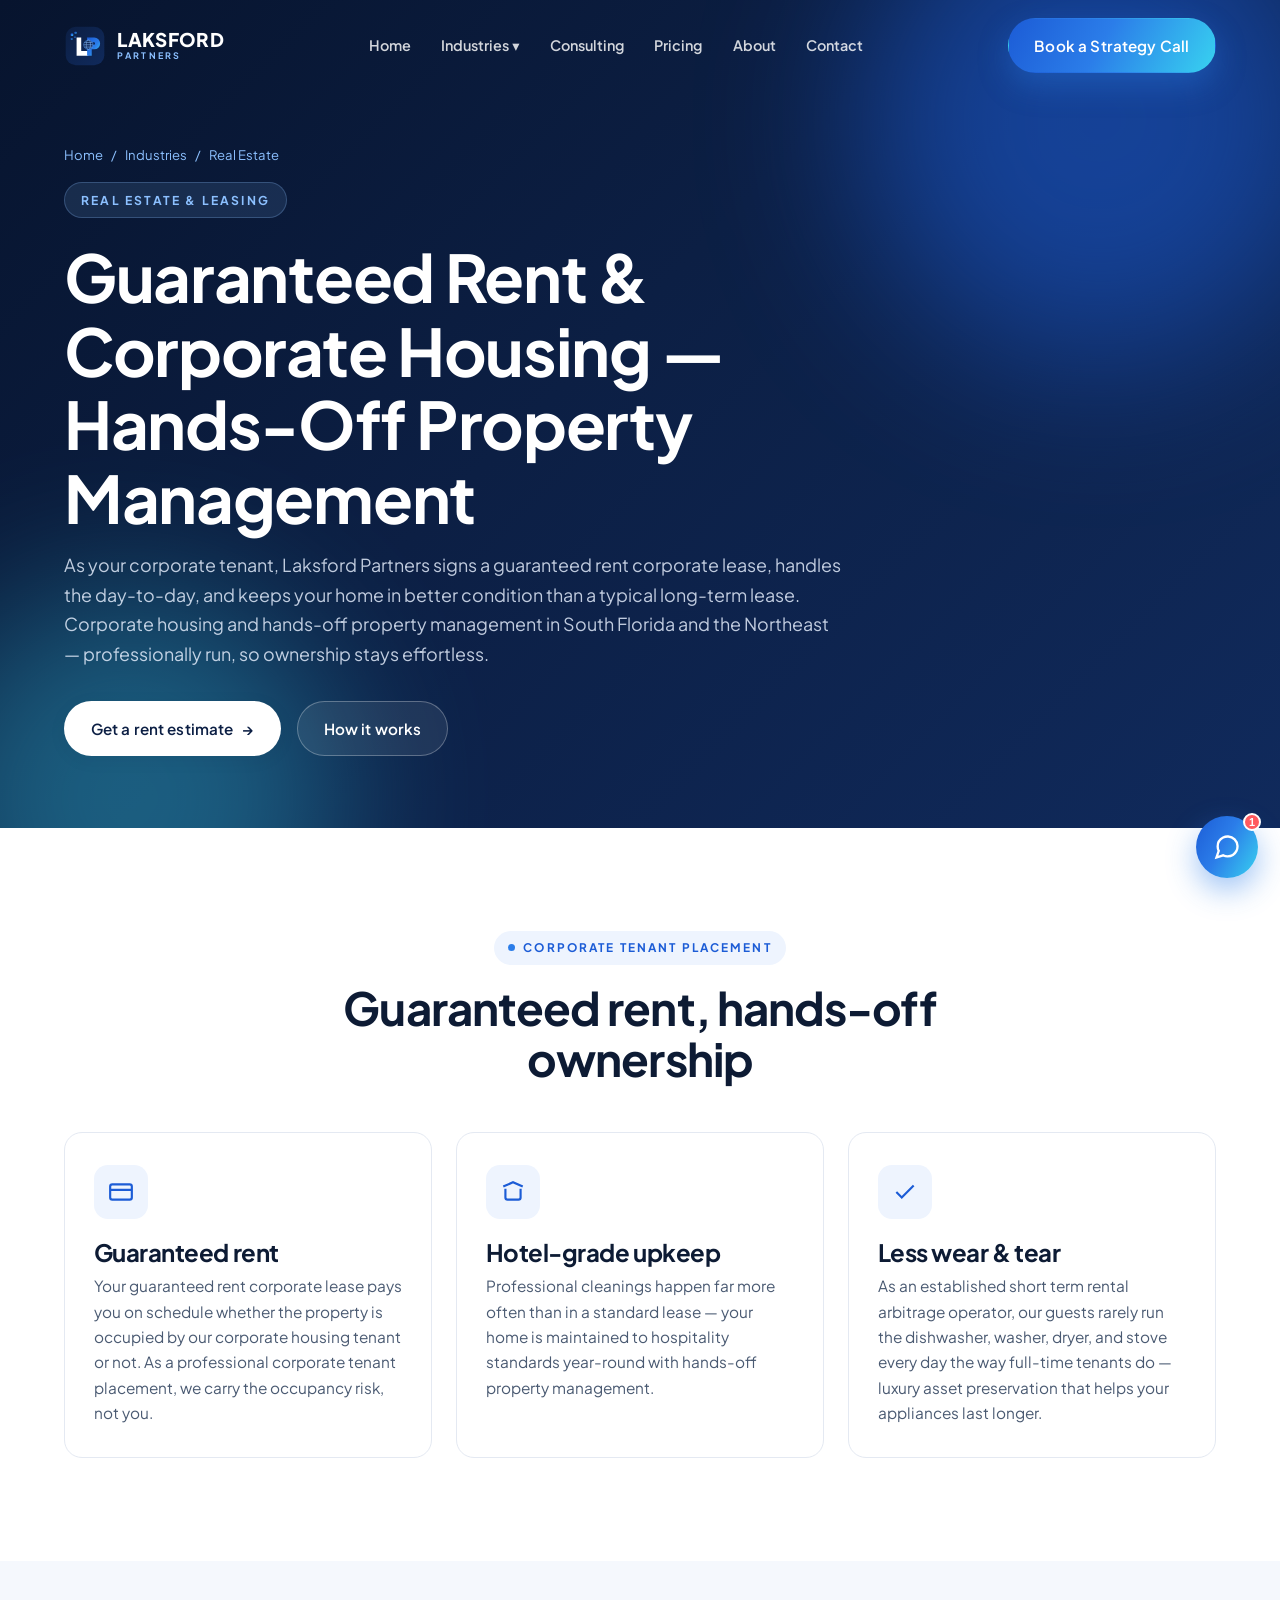
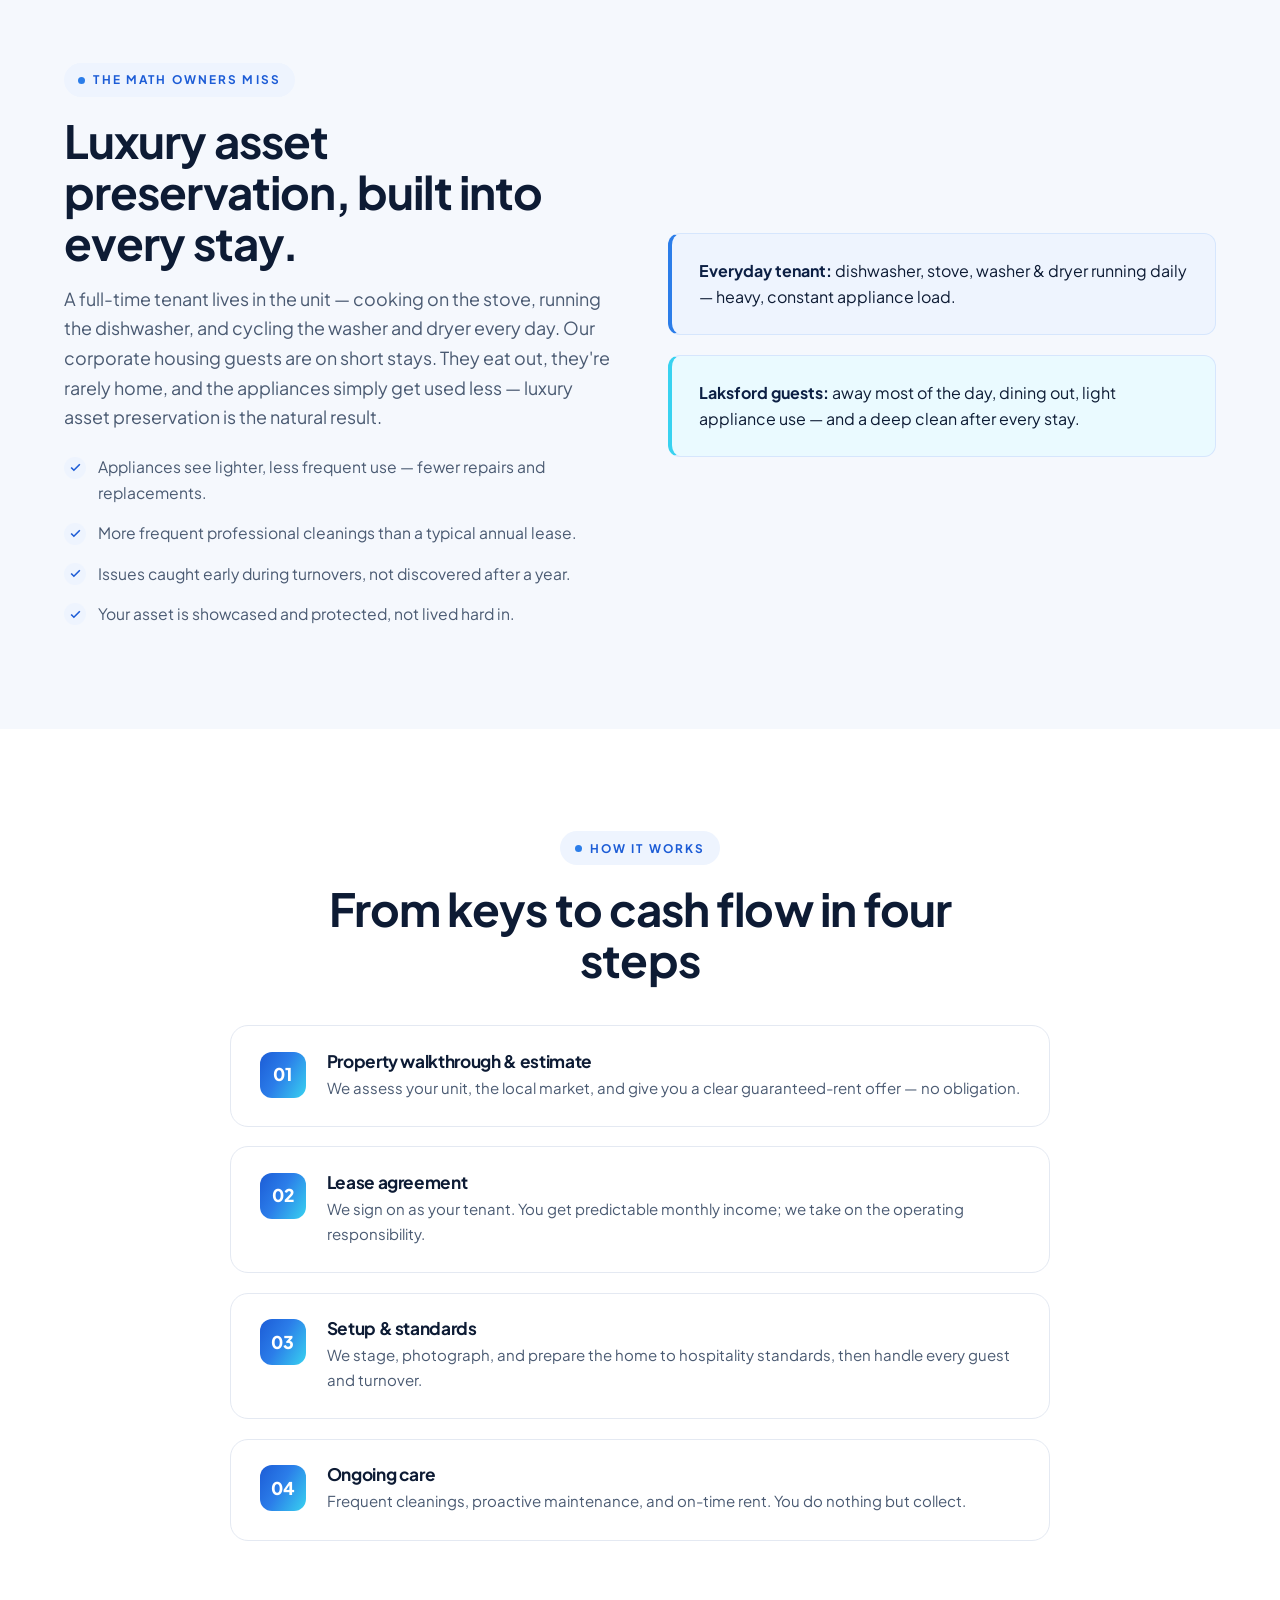
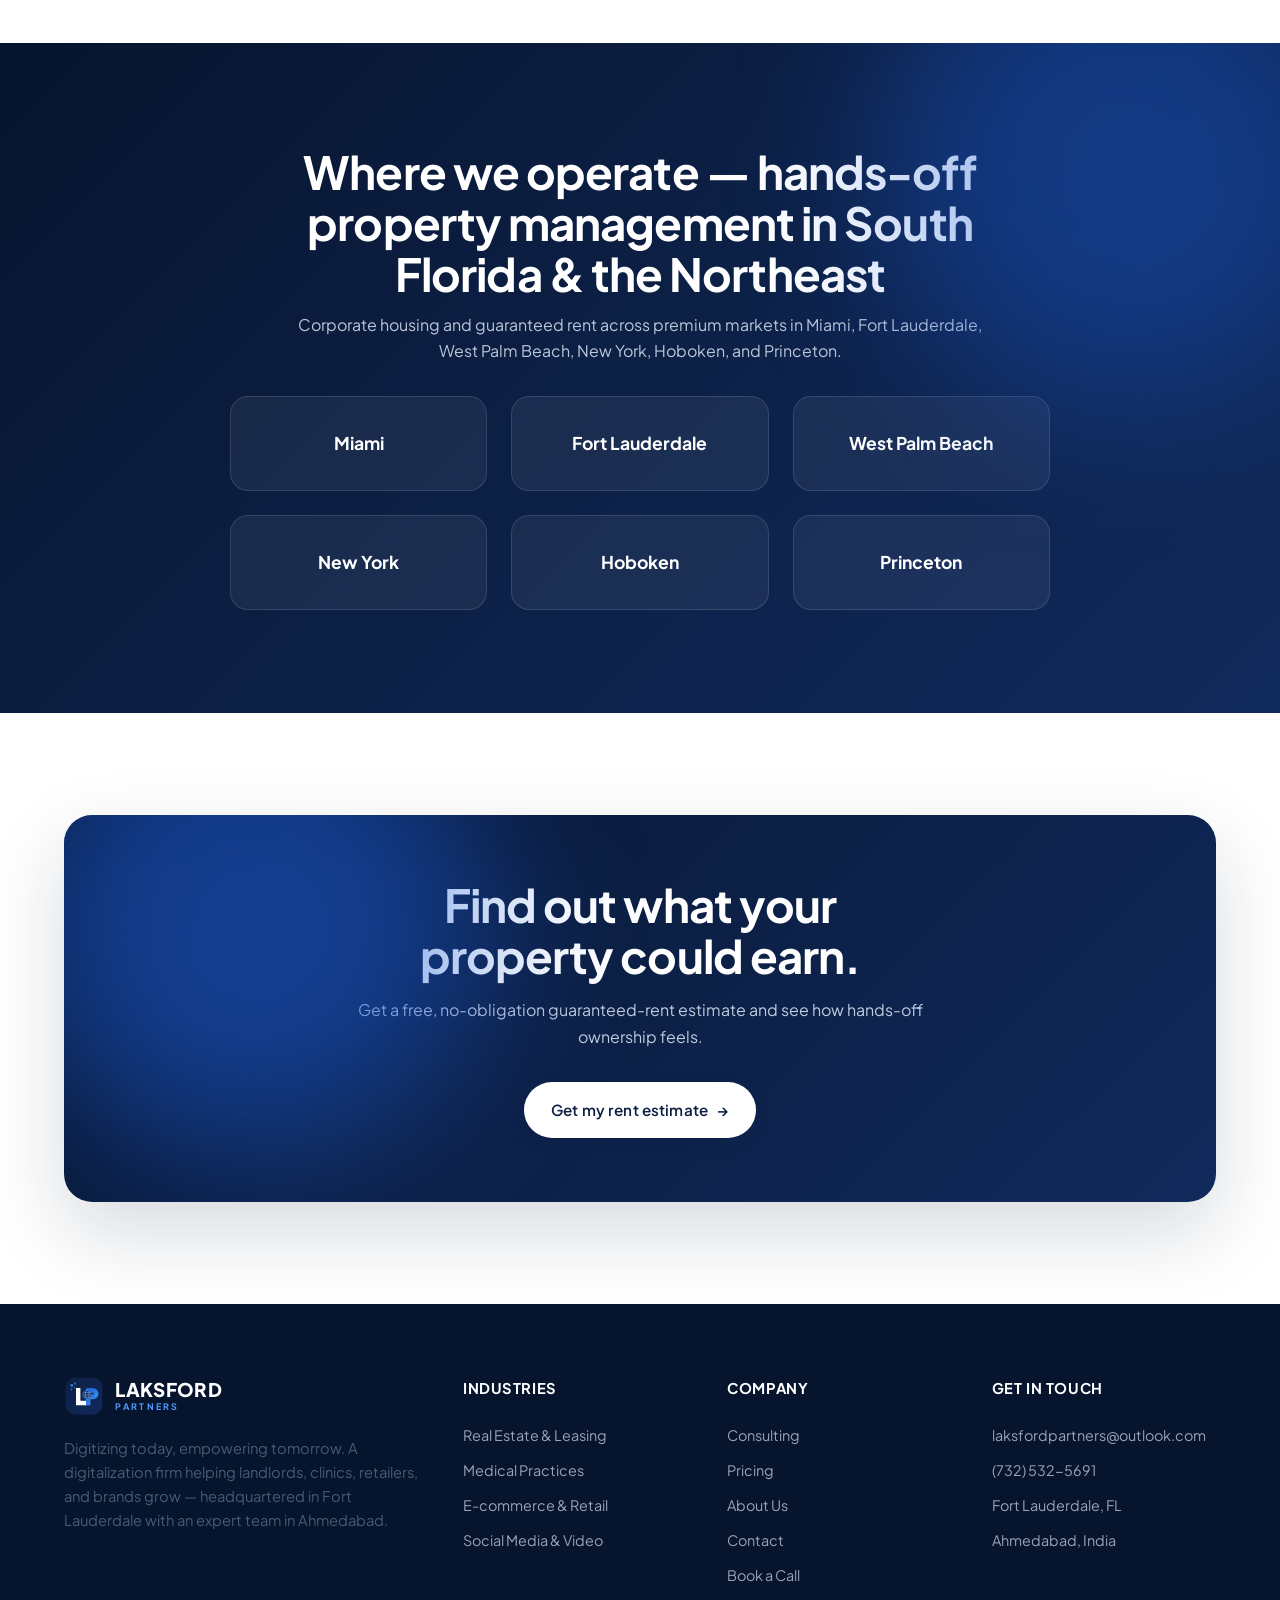
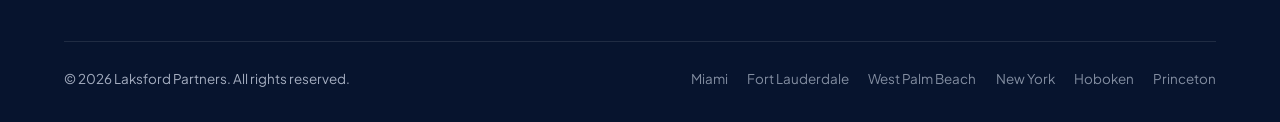
<file: real-estate.html>
<!DOCTYPE html>
<html lang="en">
<head>
<meta charset="UTF-8">
<meta name="viewport" content="width=device-width, initial-scale=1.0">
<title>Corporate Housing &amp; Guaranteed Rent for Landlords | Laksford Partners</title>
<meta name="description" content="Guaranteed rent and corporate housing for South Florida landlords. Laksford Partners is your corporate tenant — hands-off property management, on-time rent, hotel-grade care across Miami &amp; beyond.">
<link rel="canonical" href="https://laksford.com/real-estate">
<meta property="og:title" content="Corporate Housing &amp; Guaranteed Rent for Landlords | Laksford Partners">
<meta property="og:description" content="Guaranteed rent and corporate housing for South Florida landlords. Laksford Partners is your corporate tenant — hands-off property management with on-time rent and hotel-grade care.">
<meta property="og:type" content="website">
<meta property="og:url" content="https://laksford.com/real-estate">
<meta property="og:site_name" content="Laksford Partners">
<meta property="og:image" content="https://laksford.com/og-image.jpg">
<meta name="twitter:card" content="summary_large_image">
<meta name="twitter:title" content="Corporate Housing &amp; Guaranteed Rent for Landlords | Laksford Partners">
<meta name="twitter:description" content="Guaranteed rent and corporate housing for South Florida landlords. Laksford Partners is your corporate tenant — hands-off property management with on-time rent and hotel-grade care.">
<meta name="twitter:image" content="https://laksford.com/og-image.jpg">
<link rel="preconnect" href="https://fonts.googleapis.com">
<link rel="preconnect" href="https://fonts.gstatic.com" crossorigin>
<link href="https://fonts.googleapis.com/css2?family=Plus+Jakarta+Sans:wght@400;500;600;700;800&display=swap" rel="stylesheet">
<link rel="icon" href="assets/logo.svg" type="image/svg+xml">
<link rel="stylesheet" href="assets/css/style.css">
</head>
<body>

<header class="nav">
  <div class="wrap nav-inner">
    <a class="brand" href="index.html"><img class="logo-svg" src="assets/logo.svg" alt="Laksford Partners"><span class="brand-text"><span class="brand-name">LAKSFORD</span><span class="brand-sub">Partners</span></span></a>
    <nav><ul class="nav-links">
      <li><a href="index.html">Home</a></li>
      <li class="has-drop"><a href="index.html#industries">Industries ▾</a><div class="drop">
        <a href="real-estate.html">Real Estate &amp; Leasing<span>Guaranteed rent, hands-off ownership</span></a>
        <a href="medical-practices.html">Medical Practices<span>Patient growth that converts</span></a>
        <a href="ecommerce.html">E-commerce &amp; Retail<span>Local store to global brand</span></a>
        <a href="social-media.html">Social Media &amp; Video<span>Content that drives sales</span></a>
      </div></li>
      <li><a href="consulting.html">Consulting</a></li>
      <li><a href="pricing.html">Pricing</a></li>
      <li><a href="about.html">About</a></li>
      <li><a href="contact.html">Contact</a></li>
    </ul></nav>
    <div class="nav-cta"><a class="btn btn-primary" href="contact.html">Book a Strategy Call</a><button class="hamburger" aria-label="Menu"><span></span><span></span><span></span></button></div>
  </div>
</header>
<div class="mobile-menu"><button class="mobile-close" aria-label="Close">&times;</button>
  <a href="index.html">Home</a><a href="real-estate.html">Real Estate</a><a href="medical-practices.html">Medical Practices</a><a href="ecommerce.html">E-commerce</a><a href="social-media.html">Social Media</a><a href="consulting.html">Consulting</a><a href="pricing.html">Pricing</a><a href="about.html">About</a><a href="contact.html">Contact</a>
</div>

<!-- PAGE HERO -->
<section class="page-hero">
  <div class="hero-glow g1"></div><div class="hero-glow g2"></div>
  <div class="wrap">
    <div class="crumbs"><a href="index.html">Home</a> / <a href="index.html#industries">Industries</a> / <span>Real Estate</span></div>
    <span class="hero-eyebrow">Real Estate &amp; Leasing</span>
    <h1>Guaranteed Rent &amp; Corporate Housing — Hands-Off Property Management</h1>
    <p>As your corporate tenant, Laksford Partners signs a guaranteed rent corporate lease, handles the day-to-day, and keeps your home in better condition than a typical long-term lease. Corporate housing and hands-off property management in South Florida and the Northeast — professionally run, so ownership stays effortless.</p>
    <div class="hero-btns" style="margin-top:2rem"><a class="btn btn-light" href="contact.html">Get a rent estimate <span class="arrow">→</span></a><a class="btn btn-ghost" href="#how">How it works</a></div>
  </div>
</section>

<!-- VALUE PROPS -->
<section class="section">
  <div class="wrap">
    <div class="section-head center reveal"><span class="eyebrow">Corporate Tenant Placement</span><h2>Guaranteed rent, hands-off ownership</h2></div>
    <div class="grid g-3" style="margin-top:3rem">
      <div class="card reveal"><div class="ic"><svg viewBox="0 0 24 24" fill="none" stroke="currentColor" stroke-width="2" role="img" aria-label="Guaranteed rent corporate lease payments"><title>Guaranteed rent corporate lease</title><rect x="2" y="5" width="20" height="14" rx="2"/><path d="M2 10h20"/></svg></div><h3>Guaranteed rent</h3><p>Your guaranteed rent corporate lease pays you on schedule whether the property is occupied by our corporate housing tenant or not. As a professional corporate tenant placement, we carry the occupancy risk, not you.</p></div>
      <div class="card reveal d1"><div class="ic"><svg viewBox="0 0 24 24" fill="none" stroke="currentColor" stroke-width="2" role="img" aria-label="Hotel-grade corporate housing upkeep"><title>Hotel-grade corporate housing upkeep</title><path d="M3 7l9-4 9 4M5 9v8a2 2 0 0 0 2 2h10a2 2 0 0 0 2-2V9"/></svg></div><h3>Hotel-grade upkeep</h3><p>Professional cleanings happen far more often than in a standard lease — your home is maintained to hospitality standards year-round with hands-off property management.</p></div>
      <div class="card reveal d2"><div class="ic"><svg viewBox="0 0 24 24" fill="none" stroke="currentColor" stroke-width="2" role="img" aria-label="Reduced appliance wear and tear"><title>Luxury asset preservation</title><path d="M20 6 9 17l-5-5"/></svg></div><h3>Less wear &amp; tear</h3><p>As an established short term rental arbitrage operator, our guests rarely run the dishwasher, washer, dryer, and stove every day the way full-time tenants do — luxury asset preservation that helps your appliances last longer.</p></div>
    </div>
  </div>
</section>

<!-- THE WEAR & TEAR ARGUMENT -->
<section class="section" style="background:var(--bg-soft)">
  <div class="wrap">
    <div class="feature-row">
      <div class="reveal">
        <span class="eyebrow">The math owners miss</span>
        <h2>Luxury asset preservation, built into every stay.</h2>
        <p class="lead" style="margin-top:1rem">A full-time tenant lives in the unit — cooking on the stove, running the dishwasher, and cycling the washer and dryer every day. Our corporate housing guests are on short stays. They eat out, they're rarely home, and the appliances simply get used less — luxury asset preservation is the natural result.</p>
        <ul class="feature-list">
          <li><span class="check"><svg viewBox="0 0 24 24" fill="none" stroke="currentColor" stroke-width="3" aria-hidden="true"><path d="M20 6 9 17l-5-5"/></svg></span> Appliances see lighter, less frequent use — fewer repairs and replacements.</li>
          <li><span class="check"><svg viewBox="0 0 24 24" fill="none" stroke="currentColor" stroke-width="3" aria-hidden="true"><path d="M20 6 9 17l-5-5"/></svg></span> More frequent professional cleanings than a typical annual lease.</li>
          <li><span class="check"><svg viewBox="0 0 24 24" fill="none" stroke="currentColor" stroke-width="3" aria-hidden="true"><path d="M20 6 9 17l-5-5"/></svg></span> Issues caught early during turnovers, not discovered after a year.</li>
          <li><span class="check"><svg viewBox="0 0 24 24" fill="none" stroke="currentColor" stroke-width="3" aria-hidden="true"><path d="M20 6 9 17l-5-5"/></svg></span> Your asset is showcased and protected, not lived hard in.</li>
        </ul>
      </div>
      <div class="reveal d1">
        <div class="highlight" style="margin-bottom:1.2rem"><strong>Everyday tenant:</strong> dishwasher, stove, washer &amp; dryer running daily — heavy, constant appliance load.</div>
        <div class="highlight" style="border-left-color:var(--cyan);background:#eafaff"><strong>Laksford guests:</strong> away most of the day, dining out, light appliance use — and a deep clean after every stay.</div>
      </div>
    </div>
  </div>
</section>

<!-- HOW IT WORKS -->
<section class="section" id="how">
  <div class="wrap">
    <div class="section-head center reveal"><span class="eyebrow">How it works</span><h2>From keys to cash flow in four steps</h2></div>
    <div class="steps" style="margin-top:2.5rem;max-width:820px;margin-left:auto;margin-right:auto">
      <div class="step reveal"><div class="num"></div><div><h4>Property walkthrough &amp; estimate</h4><p>We assess your unit, the local market, and give you a clear guaranteed-rent offer — no obligation.</p></div></div>
      <div class="step reveal d1"><div class="num"></div><div><h4>Lease agreement</h4><p>We sign on as your tenant. You get predictable monthly income; we take on the operating responsibility.</p></div></div>
      <div class="step reveal d2"><div class="num"></div><div><h4>Setup &amp; standards</h4><p>We stage, photograph, and prepare the home to hospitality standards, then handle every guest and turnover.</p></div></div>
      <div class="step reveal d3"><div class="num"></div><div><h4>Ongoing care</h4><p>Frequent cleanings, proactive maintenance, and on-time rent. You do nothing but collect.</p></div></div>
    </div>
  </div>
</section>

<!-- MARKETS -->
<section class="section stats-band">
  <div class="hero-glow g1" style="top:-120px;right:-80px"></div>
  <div class="wrap">
    <div class="section-head center reveal" style="margin:0 auto 2rem"><h2 style="color:#fff">Where we operate — hands-off property management in South Florida &amp; the Northeast</h2><p style="color:rgba(232,240,255,.8);margin-top:.8rem">Corporate housing and guaranteed rent across premium markets in Miami, Fort Lauderdale, West Palm Beach, New York, Hoboken, and Princeton.</p></div>
    <div class="grid g-3 reveal" style="max-width:820px;margin:0 auto;text-align:center">
      <div class="quote" style="background:rgba(255,255,255,.06);border-color:rgba(255,255,255,.12);align-items:center"><strong style="color:#fff;font-size:1.1rem">Miami</strong></div>
      <div class="quote" style="background:rgba(255,255,255,.06);border-color:rgba(255,255,255,.12);align-items:center"><strong style="color:#fff;font-size:1.1rem">Fort Lauderdale</strong></div>
      <div class="quote" style="background:rgba(255,255,255,.06);border-color:rgba(255,255,255,.12);align-items:center"><strong style="color:#fff;font-size:1.1rem">West Palm Beach</strong></div>
      <div class="quote" style="background:rgba(255,255,255,.06);border-color:rgba(255,255,255,.12);align-items:center"><strong style="color:#fff;font-size:1.1rem">New York</strong></div>
      <div class="quote" style="background:rgba(255,255,255,.06);border-color:rgba(255,255,255,.12);align-items:center"><strong style="color:#fff;font-size:1.1rem">Hoboken</strong></div>
      <div class="quote" style="background:rgba(255,255,255,.06);border-color:rgba(255,255,255,.12);align-items:center"><strong style="color:#fff;font-size:1.1rem">Princeton</strong></div>
    </div>
  </div>
</section>

<!-- CTA -->
<section class="section"><div class="wrap"><div class="cta reveal"><div class="hero-glow g1"></div>
  <h2>Find out what your property could earn.</h2>
  <p>Get a free, no-obligation guaranteed-rent estimate and see how hands-off ownership feels.</p>
  <div class="cta-btns"><a class="btn btn-light" href="contact.html">Get my rent estimate <span class="arrow">→</span></a></div>
</div></div></section>

<footer class="site"><div class="wrap">
  <div class="foot-grid">
    <div><a class="brand" href="index.html"><img class="logo-svg" src="assets/logo.svg" alt="Laksford Partners" style="width:40px;height:40px"><span class="brand-text"><span class="brand-name">LAKSFORD</span><span class="brand-sub">Partners</span></span></a><p class="f-about">Digitizing today, empowering tomorrow. A digitalization firm helping landlords, clinics, retailers, and brands grow — headquartered in Fort Lauderdale with an expert team in Ahmedabad.</p></div>
    <div class="foot-col"><h5>Industries</h5><a href="real-estate.html">Real Estate &amp; Leasing</a><a href="medical-practices.html">Medical Practices</a><a href="ecommerce.html">E-commerce &amp; Retail</a><a href="social-media.html">Social Media &amp; Video</a></div>
    <div class="foot-col"><h5>Company</h5><a href="consulting.html">Consulting</a><a href="pricing.html">Pricing</a><a href="about.html">About Us</a><a href="contact.html">Contact</a><a href="contact.html">Book a Call</a></div>
    <div class="foot-col"><h5>Get in touch</h5><a href="mailto:laksfordpartners@outlook.com">laksfordpartners@outlook.com</a><a href="tel:+17325325691">(732) 532-5691</a><a href="contact.html">Fort Lauderdale, FL</a><a href="contact.html">Ahmedabad, India</a></div>
  </div>
  <div class="foot-bottom"><span>© <span data-year>2026</span> Laksford Partners. All rights reserved.</span><div class="locs"><span>Miami</span><span>Fort Lauderdale</span><span>West Palm Beach</span><span>New York</span><span>Hoboken</span><span>Princeton</span></div></div>
</div></footer>
<script src="assets/js/main.js"></script>
<script type="application/ld+json">
{
  "@context": "https://schema.org",
  "@type": "Service",
  "name": "Guaranteed Rent Corporate Leasing",
  "serviceType": "Corporate Housing & Guaranteed Rent Leasing",
  "provider": {
    "@type": "Organization",
    "name": "Laksford Partners",
    "url": "https://laksford.com/",
    "telephone": "+17325325691",
    "email": "laksfordpartners@outlook.com",
    "address": {
      "@type": "PostalAddress",
      "addressLocality": "Fort Lauderdale",
      "addressRegion": "FL",
      "addressCountry": "US"
    }
  },
  "areaServed": [
    { "@type": "City", "name": "Miami" },
    { "@type": "City", "name": "Fort Lauderdale" },
    { "@type": "City", "name": "West Palm Beach" },
    { "@type": "City", "name": "New York" },
    { "@type": "City", "name": "Hoboken" },
    { "@type": "City", "name": "Princeton" }
  ]
}
</script>
</body></html>
</file>
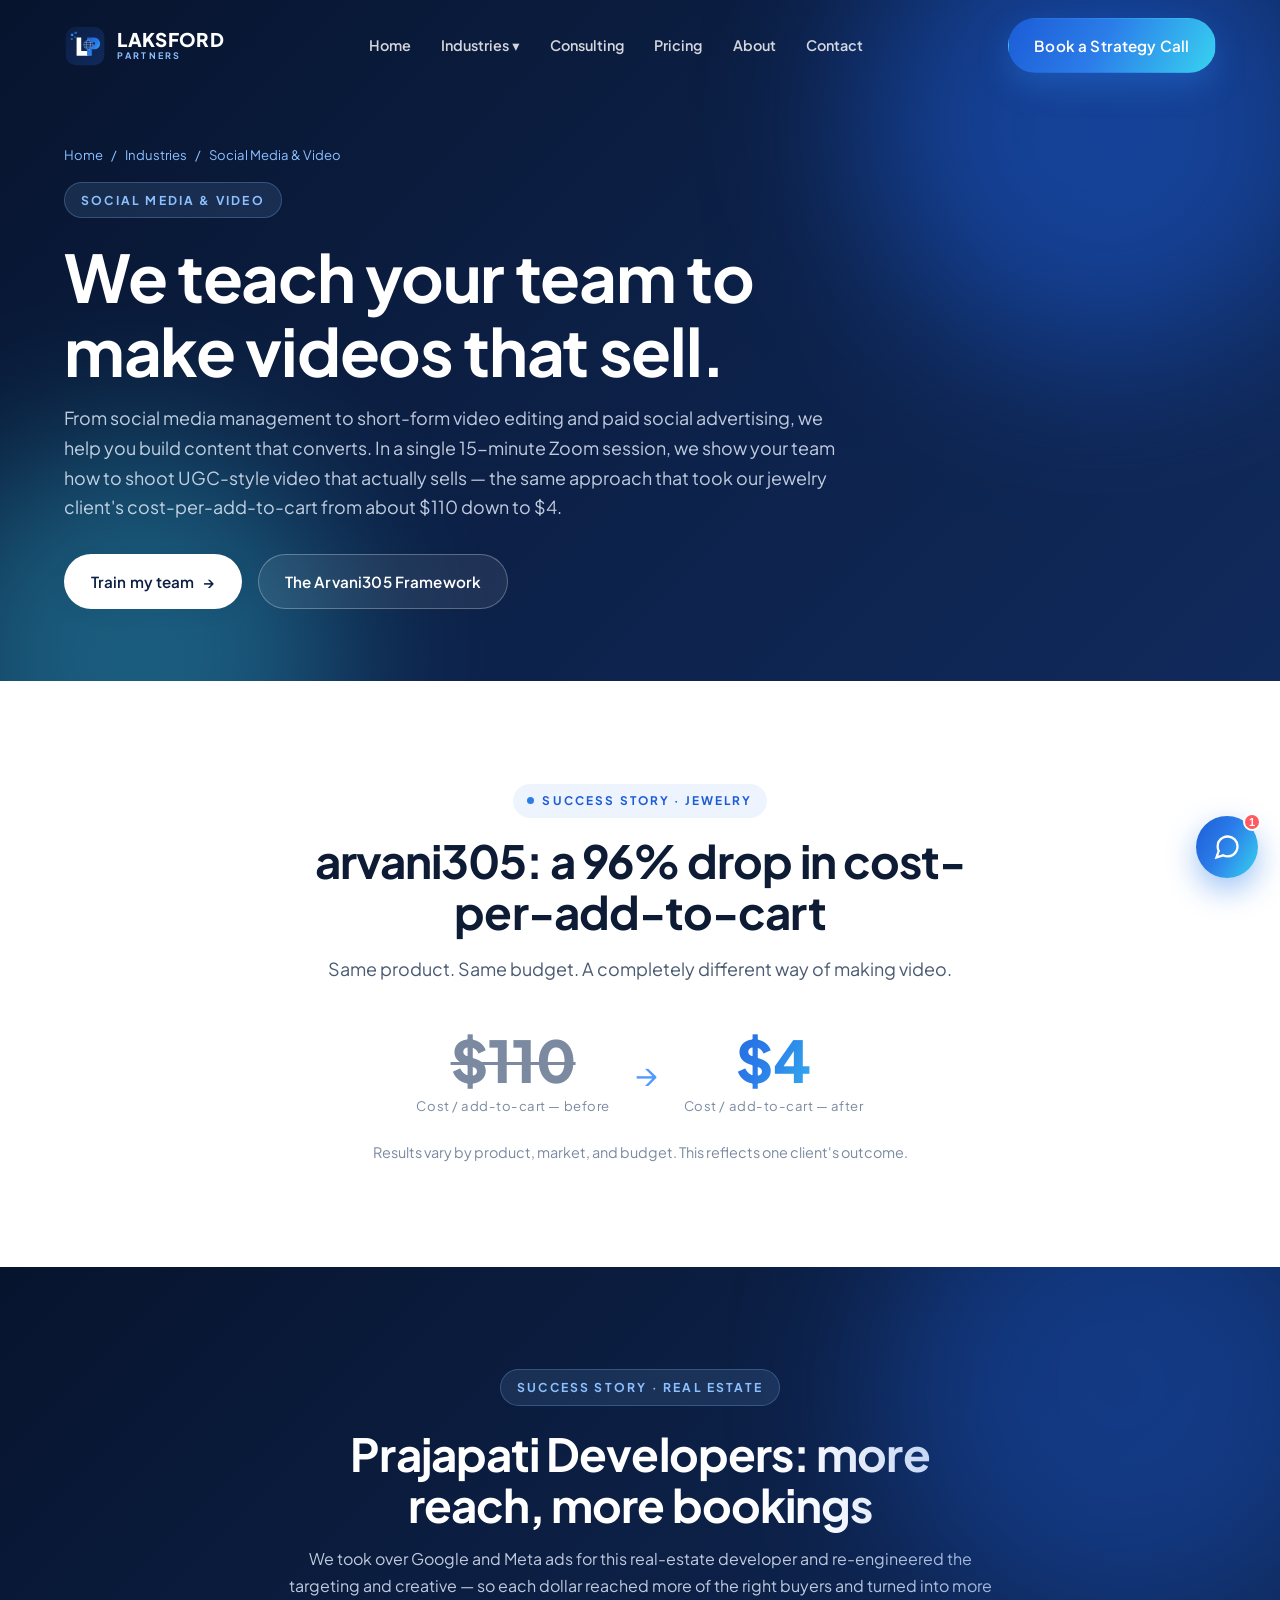
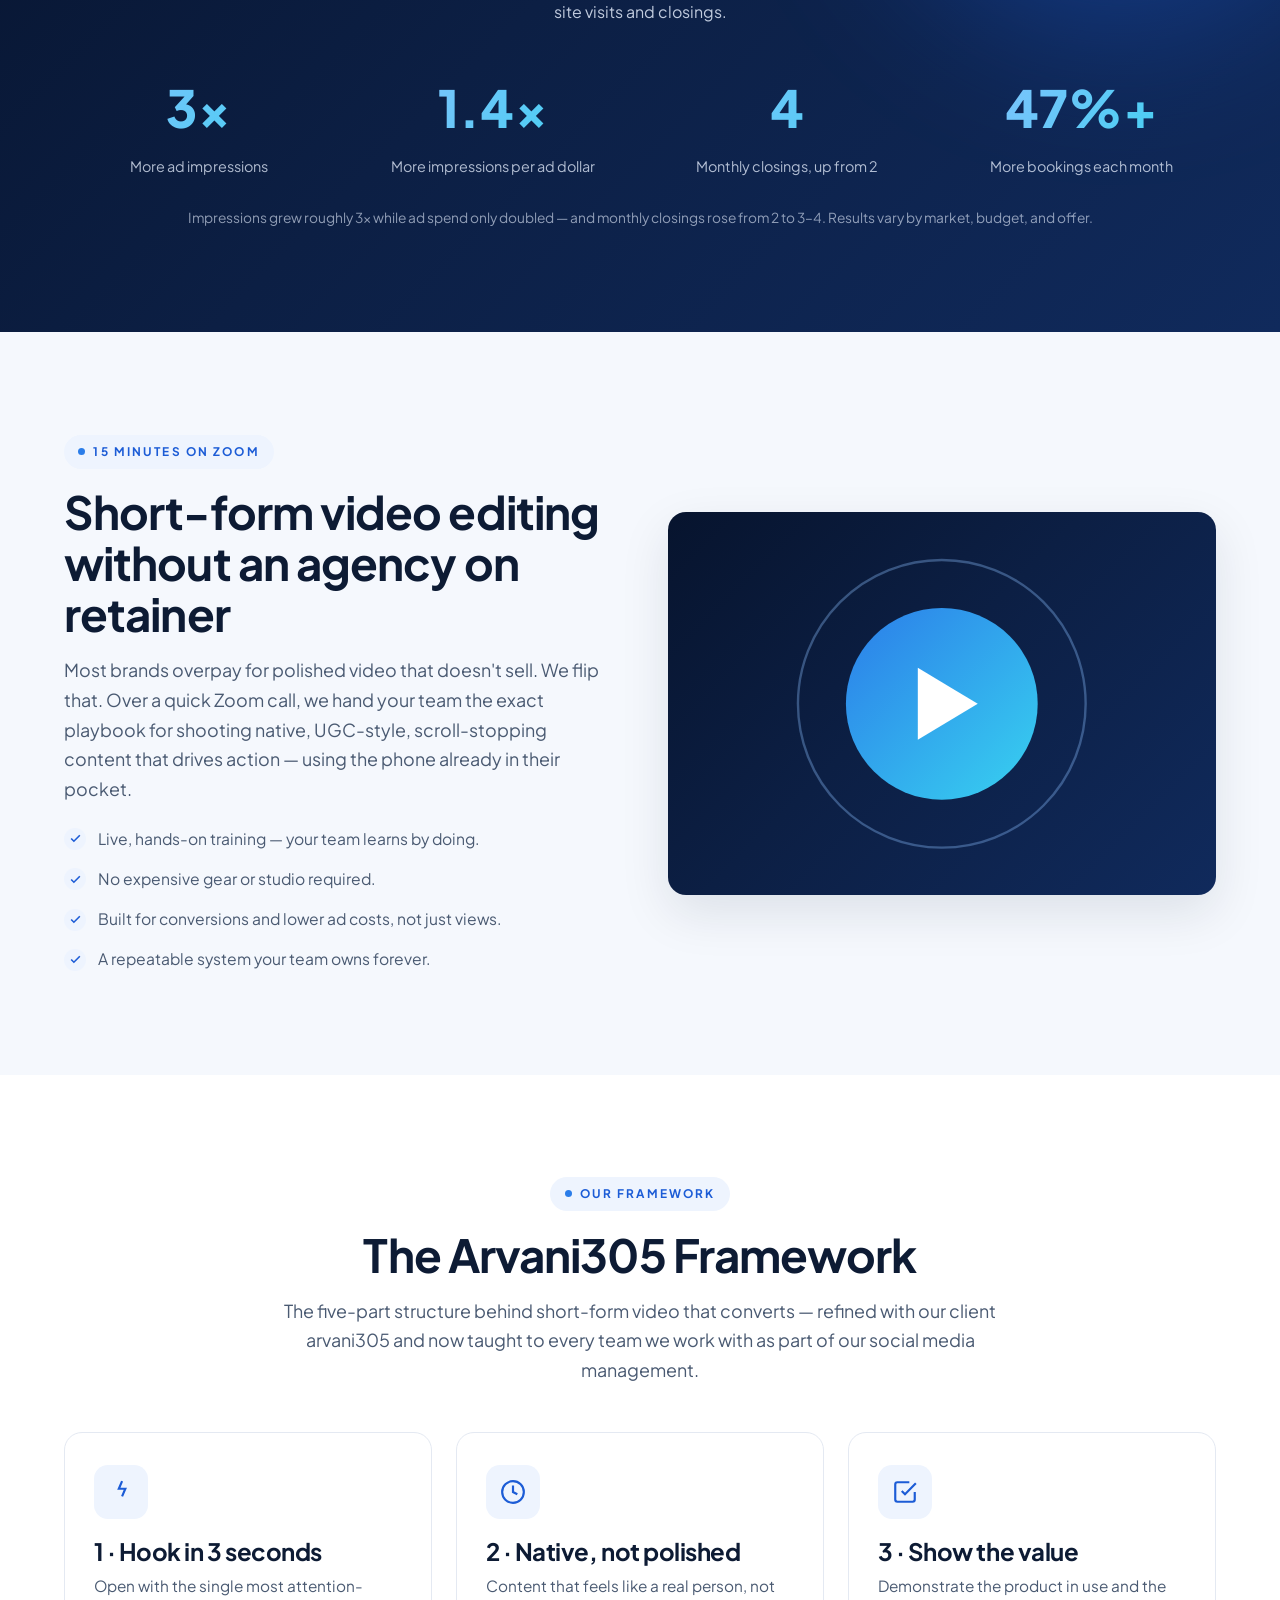
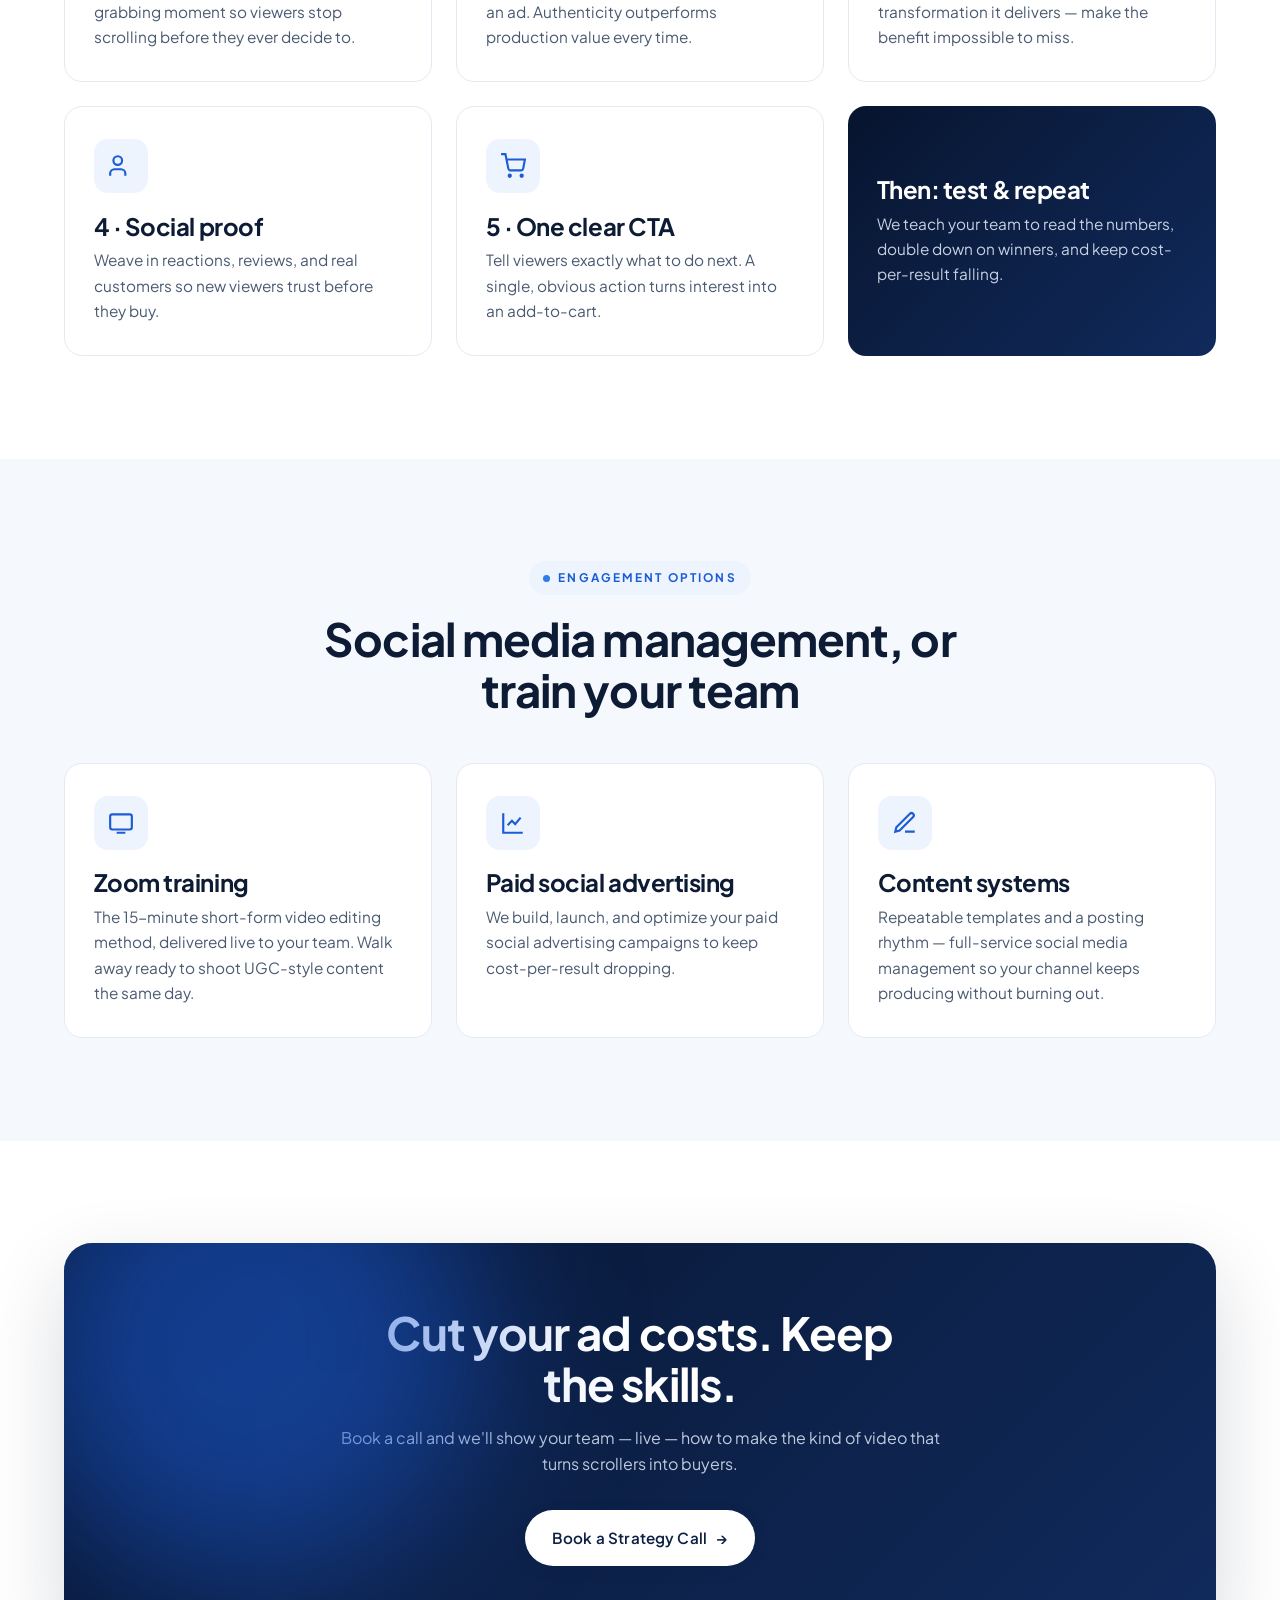
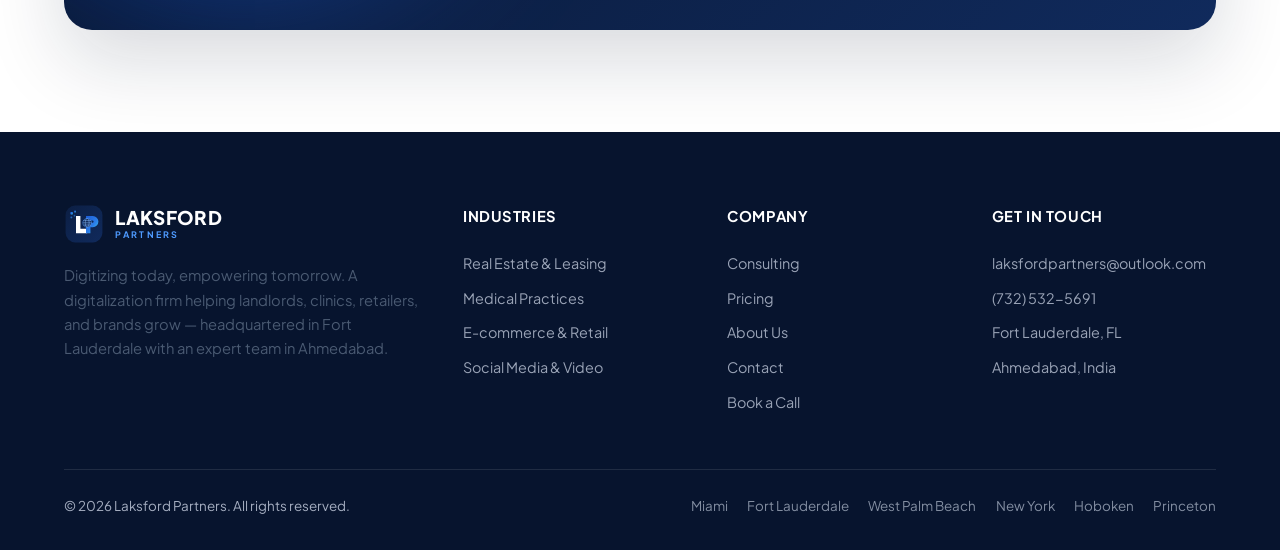
<file: social-media.html>
<!DOCTYPE html>
<html lang="en">
<head>
<meta charset="UTF-8">
<meta name="viewport" content="width=device-width, initial-scale=1.0">
<title>Social Media Management &amp; Short-Form Video Marketing | Laksford Partners</title>
<meta name="description" content="Social media management, short-form video editing, and paid social advertising from Laksford Partners. We build UGC-style content that converts scrollers into buyers.">
<link rel="canonical" href="https://laksford.com/social-media">
<meta property="og:title" content="Social Media Management &amp; Short-Form Video Marketing | Laksford Partners">
<meta property="og:description" content="Social media management, short-form video editing, and paid social advertising that builds content which converts scrollers into buyers.">
<meta property="og:type" content="website">
<meta property="og:url" content="https://laksford.com/social-media">
<meta property="og:site_name" content="Laksford Partners">
<meta property="og:image" content="https://laksford.com/og-image.jpg">
<meta name="twitter:card" content="summary_large_image">
<meta name="twitter:title" content="Social Media Management &amp; Short-Form Video Marketing | Laksford Partners">
<meta name="twitter:description" content="Social media management, short-form video editing, and paid social advertising that builds content which converts scrollers into buyers.">
<meta name="twitter:image" content="https://laksford.com/og-image.jpg">
<link rel="preconnect" href="https://fonts.googleapis.com">
<link rel="preconnect" href="https://fonts.gstatic.com" crossorigin>
<link href="https://fonts.googleapis.com/css2?family=Plus+Jakarta+Sans:wght@400;500;600;700;800&display=swap" rel="stylesheet">
<link rel="icon" href="assets/logo.svg" type="image/svg+xml">
<link rel="stylesheet" href="assets/css/style.css">
</head>
<body>

<header class="nav">
  <div class="wrap nav-inner">
    <a class="brand" href="index.html"><img class="logo-svg" src="assets/logo.svg" alt="Laksford Partners"><span class="brand-text"><span class="brand-name">LAKSFORD</span><span class="brand-sub">Partners</span></span></a>
    <nav><ul class="nav-links">
      <li><a href="index.html">Home</a></li>
      <li class="has-drop"><a href="index.html#industries">Industries ▾</a><div class="drop">
        <a href="real-estate.html">Real Estate &amp; Leasing<span>Guaranteed rent, hands-off ownership</span></a>
        <a href="medical-practices.html">Medical Practices<span>Patient growth that converts</span></a>
        <a href="ecommerce.html">E-commerce &amp; Retail<span>Local store to global brand</span></a>
        <a href="social-media.html">Social Media &amp; Video<span>Content that drives sales</span></a>
      </div></li>
      <li><a href="consulting.html">Consulting</a></li>
      <li><a href="pricing.html">Pricing</a></li>
      <li><a href="about.html">About</a></li>
      <li><a href="contact.html">Contact</a></li>
    </ul></nav>
    <div class="nav-cta"><a class="btn btn-primary" href="contact.html">Book a Strategy Call</a><button class="hamburger" aria-label="Menu"><span></span><span></span><span></span></button></div>
  </div>
</header>
<div class="mobile-menu"><button class="mobile-close" aria-label="Close">&times;</button>
  <a href="index.html">Home</a><a href="real-estate.html">Real Estate</a><a href="medical-practices.html">Medical Practices</a><a href="ecommerce.html">E-commerce</a><a href="social-media.html">Social Media</a><a href="consulting.html">Consulting</a><a href="pricing.html">Pricing</a><a href="about.html">About</a><a href="contact.html">Contact</a>
</div>

<section class="page-hero">
  <div class="hero-glow g1"></div><div class="hero-glow g2"></div>
  <div class="wrap">
    <div class="crumbs"><a href="index.html">Home</a> / <a href="index.html#industries">Industries</a> / <span>Social Media &amp; Video</span></div>
    <span class="hero-eyebrow">Social Media &amp; Video</span>
    <h1>We teach your team to make videos that sell.</h1>
    <p>From social media management to short-form video editing and paid social advertising, we help you build content that converts. In a single 15-minute Zoom session, we show your team how to shoot UGC-style video that actually sells — the same approach that took our jewelry client's cost-per-add-to-cart from about $110 down to $4.</p>
    <div class="hero-btns" style="margin-top:2rem"><a class="btn btn-light" href="contact.html">Train my team <span class="arrow">→</span></a><a class="btn btn-ghost" href="#framework">The Arvani305 Framework</a></div>
  </div>
</section>

<!-- THE METRIC -->
<section class="section">
  <div class="wrap">
    <div class="section-head center reveal"><span class="eyebrow">Success story · Jewelry</span><h2>arvani305: a 96% drop in cost-per-add-to-cart</h2><p class="lead" style="margin:1rem auto 0">Same product. Same budget. A completely different way of making video.</p></div>
    <div class="metric-flip reveal" style="margin-top:3rem">
      <div class="mb from"><div class="v">$110</div><div class="l">Cost / add-to-cart — before</div></div>
      <div class="arr">→</div>
      <div class="mb to"><div class="v">$4</div><div class="l">Cost / add-to-cart — after</div></div>
    </div>
    <p class="center" style="margin-top:1.5rem;color:var(--muted);font-size:.9rem">Results vary by product, market, and budget. This reflects one client's outcome.</p>
  </div>
</section>

<!-- SUCCESS STORY: REAL ESTATE -->
<section class="section stats-band">
  <div class="hero-glow g1" style="top:-120px;right:-80px"></div>
  <div class="wrap">
    <div class="section-head center reveal" style="margin:0 auto 2.5rem">
      <span class="hero-eyebrow">Success story · Real Estate</span>
      <h2 style="color:#fff">Prajapati Developers: more reach, more bookings</h2>
      <p style="color:rgba(232,240,255,.82);margin:1rem auto 0;max-width:60ch">We took over Google and Meta ads for this real-estate developer and re-engineered the targeting and creative — so each dollar reached more of the right buyers and turned into more site visits and closings.</p>
    </div>
    <div class="stats-grid reveal">
      <div><div class="num"><span data-count="3" data-suffix="×">0</span></div><div class="lbl">More ad impressions</div></div>
      <div><div class="num"><span data-count="1.5" data-dec="1" data-suffix="×">0</span></div><div class="lbl">More impressions per ad dollar</div></div>
      <div><div class="num"><span data-count="4">0</span></div><div class="lbl">Monthly closings, up from 2</div></div>
      <div><div class="num"><span data-count="50" data-suffix="%">0</span>+</div><div class="lbl">More bookings each month</div></div>
    </div>
    <p class="center reveal" style="margin-top:1.8rem;color:rgba(232,240,255,.6);font-size:.86rem">Impressions grew roughly 3× while ad spend only doubled — and monthly closings rose from 2 to 3–4. Results vary by market, budget, and offer.</p>
  </div>
</section>

<!-- ZOOM TRAINING -->
<section class="section" style="background:var(--bg-soft)">
  <div class="wrap">
    <div class="feature-row">
      <div class="reveal">
        <span class="eyebrow">15 minutes on Zoom</span>
        <h2>Short-form video editing without an agency on retainer</h2>
        <p class="lead" style="margin-top:1rem">Most brands overpay for polished video that doesn't sell. We flip that. Over a quick Zoom call, we hand your team the exact playbook for shooting native, UGC-style, scroll-stopping content that drives action — using the phone already in their pocket.</p>
        <ul class="feature-list">
          <li><span class="check"><svg aria-hidden="true" viewBox="0 0 24 24" fill="none" stroke="currentColor" stroke-width="3"><path d="M20 6 9 17l-5-5"/></svg></span> Live, hands-on training — your team learns by doing.</li>
          <li><span class="check"><svg aria-hidden="true" viewBox="0 0 24 24" fill="none" stroke="currentColor" stroke-width="3"><path d="M20 6 9 17l-5-5"/></svg></span> No expensive gear or studio required.</li>
          <li><span class="check"><svg aria-hidden="true" viewBox="0 0 24 24" fill="none" stroke="currentColor" stroke-width="3"><path d="M20 6 9 17l-5-5"/></svg></span> Built for conversions and lower ad costs, not just views.</li>
          <li><span class="check"><svg aria-hidden="true" viewBox="0 0 24 24" fill="none" stroke="currentColor" stroke-width="3"><path d="M20 6 9 17l-5-5"/></svg></span> A repeatable system your team owns forever.</li>
        </ul>
      </div>
      <div class="feature-visual reveal d1" style="display:grid;place-items:center">
        <svg viewBox="0 0 320 320" style="width:70%" role="img" aria-label="Short-form video editing and UGC content play button"><title>Short-form video editing and UGC content</title>
          <circle cx="160" cy="160" r="120" fill="none" stroke="rgba(140,192,255,.35)" stroke-width="2"/>
          <circle cx="160" cy="160" r="80" fill="url(#vg)"/>
          <defs><linearGradient id="vg" x1="0" y1="0" x2="1" y2="1"><stop offset="0" stop-color="#2b7de9"/><stop offset="1" stop-color="#38d2f0"/></linearGradient></defs>
          <path d="M140 130 v60 l50 -30 z" fill="#fff"/>
        </svg>
      </div>
    </div>
  </div>
</section>

<!-- ARVANI305 FRAMEWORK -->
<section class="section" id="framework">
  <div class="wrap">
    <div class="section-head center reveal"><span class="eyebrow">Our framework</span><h2>The Arvani305 Framework</h2><p class="lead" style="margin:1rem auto 0">The five-part structure behind short-form video that converts — refined with our client arvani305 and now taught to every team we work with as part of our social media management.</p></div>
    <div class="grid g-3" style="margin-top:3rem">
      <div class="card reveal"><div class="ic"><svg aria-hidden="true" viewBox="0 0 24 24" fill="none" stroke="currentColor" stroke-width="2"><path d="m13 2-3 7h6l-3 7"/></svg></div><h3>1 · Hook in 3 seconds</h3><p>Open with the single most attention-grabbing moment so viewers stop scrolling before they ever decide to.</p></div>
      <div class="card reveal d1"><div class="ic"><svg aria-hidden="true" viewBox="0 0 24 24" fill="none" stroke="currentColor" stroke-width="2"><circle cx="12" cy="12" r="10"/><path d="M12 6v6l4 2"/></svg></div><h3>2 · Native, not polished</h3><p>Content that feels like a real person, not an ad. Authenticity outperforms production value every time.</p></div>
      <div class="card reveal d2"><div class="ic"><svg aria-hidden="true" viewBox="0 0 24 24" fill="none" stroke="currentColor" stroke-width="2"><path d="m9 11 3 3L22 4"/><path d="M21 12v7a2 2 0 0 1-2 2H5a2 2 0 0 1-2-2V5a2 2 0 0 1 2-2h11"/></svg></div><h3>3 · Show the value</h3><p>Demonstrate the product in use and the transformation it delivers — make the benefit impossible to miss.</p></div>
      <div class="card reveal d3"><div class="ic"><svg aria-hidden="true" viewBox="0 0 24 24" fill="none" stroke="currentColor" stroke-width="2"><path d="M16 21v-2a4 4 0 0 0-4-4H6a4 4 0 0 0-4 4v2"/><circle cx="9" cy="7" r="4"/></svg></div><h3>4 · Social proof</h3><p>Weave in reactions, reviews, and real customers so new viewers trust before they buy.</p></div>
      <div class="card reveal d4"><div class="ic"><svg aria-hidden="true" viewBox="0 0 24 24" fill="none" stroke="currentColor" stroke-width="2"><circle cx="9" cy="21" r="1"/><circle cx="20" cy="21" r="1"/><path d="M1 1h4l2.7 13.4a2 2 0 0 0 2 1.6h9.7a2 2 0 0 0 2-1.6L23 6H6"/></svg></div><h3>5 · One clear CTA</h3><p>Tell viewers exactly what to do next. A single, obvious action turns interest into an add-to-cart.</p></div>
      <div class="card reveal" style="background:var(--grad-deep);color:#fff;border:none;display:flex;flex-direction:column;justify-content:center"><h3 style="color:#fff">Then: test &amp; repeat</h3><p style="color:rgba(232,240,255,.85)">We teach your team to read the numbers, double down on winners, and keep cost-per-result falling.</p></div>
    </div>
  </div>
</section>

<!-- WHAT WE OFFER -->
<section class="section" style="background:var(--bg-soft)">
  <div class="wrap">
    <div class="section-head center reveal"><span class="eyebrow">Engagement options</span><h2>Social media management, or train your team</h2></div>
    <div class="grid g-3" style="margin-top:3rem">
      <div class="card reveal"><div class="ic"><svg aria-hidden="true" viewBox="0 0 24 24" fill="none" stroke="currentColor" stroke-width="2"><rect x="2" y="4" width="20" height="14" rx="2"/><path d="M8 21h8"/></svg></div><h3>Zoom training</h3><p>The 15-minute short-form video editing method, delivered live to your team. Walk away ready to shoot UGC-style content the same day.</p></div>
      <div class="card reveal d1"><div class="ic"><svg aria-hidden="true" viewBox="0 0 24 24" fill="none" stroke="currentColor" stroke-width="2"><path d="M3 3v18h18"/><path d="M7 14l4-4 3 3 5-6"/></svg></div><h3>Paid social advertising</h3><p>We build, launch, and optimize your paid social advertising campaigns to keep cost-per-result dropping.</p></div>
      <div class="card reveal d2"><div class="ic"><svg aria-hidden="true" viewBox="0 0 24 24" fill="none" stroke="currentColor" stroke-width="2"><path d="M12 20h9M16.5 3.5a2.1 2.1 0 0 1 3 3L7 19l-4 1 1-4z"/></svg></div><h3>Content systems</h3><p>Repeatable templates and a posting rhythm — full-service social media management so your channel keeps producing without burning out.</p></div>
    </div>
  </div>
</section>

<section class="section"><div class="wrap"><div class="cta reveal"><div class="hero-glow g1"></div>
  <h2>Cut your ad costs. Keep the skills.</h2>
  <p>Book a call and we'll show your team — live — how to make the kind of video that turns scrollers into buyers.</p>
  <div class="cta-btns"><a class="btn btn-light" href="contact.html">Book a Strategy Call <span class="arrow">→</span></a></div>
</div></div></section>

<footer class="site"><div class="wrap">
  <div class="foot-grid">
    <div><a class="brand" href="index.html"><img class="logo-svg" src="assets/logo.svg" alt="Laksford Partners" style="width:40px;height:40px"><span class="brand-text"><span class="brand-name">LAKSFORD</span><span class="brand-sub">Partners</span></span></a><p class="f-about">Digitizing today, empowering tomorrow. A digitalization firm helping landlords, clinics, retailers, and brands grow — headquartered in Fort Lauderdale with an expert team in Ahmedabad.</p></div>
    <div class="foot-col"><h5>Industries</h5><a href="real-estate.html">Real Estate &amp; Leasing</a><a href="medical-practices.html">Medical Practices</a><a href="ecommerce.html">E-commerce &amp; Retail</a><a href="social-media.html">Social Media &amp; Video</a></div>
    <div class="foot-col"><h5>Company</h5><a href="consulting.html">Consulting</a><a href="pricing.html">Pricing</a><a href="about.html">About Us</a><a href="contact.html">Contact</a><a href="contact.html">Book a Call</a></div>
    <div class="foot-col"><h5>Get in touch</h5><a href="mailto:laksfordpartners@outlook.com">laksfordpartners@outlook.com</a><a href="tel:+17325325691">(732) 532-5691</a><a href="contact.html">Fort Lauderdale, FL</a><a href="contact.html">Ahmedabad, India</a></div>
  </div>
  <div class="foot-bottom"><span>© <span data-year>2026</span> Laksford Partners. All rights reserved.</span><div class="locs"><span>Miami</span><span>Fort Lauderdale</span><span>West Palm Beach</span><span>New York</span><span>Hoboken</span><span>Princeton</span></div></div>
</div></footer>
<script src="assets/js/main.js"></script>
<script type="application/ld+json">
{
  "@context": "https://schema.org",
  "@type": "Service",
  "serviceType": "Social Media Management & Video Marketing",
  "name": "Social Media Management & Short-Form Video Marketing",
  "provider": {
    "@type": "Organization",
    "name": "Laksford Partners",
    "url": "https://laksford.com/",
    "telephone": "+17325325691",
    "email": "laksfordpartners@outlook.com",
    "address": {
      "@type": "PostalAddress",
      "addressLocality": "Fort Lauderdale",
      "addressRegion": "FL",
      "addressCountry": "US"
    }
  },
  "areaServed": "United States"
}
</script>
</body></html>
</file>
<file: assets/css/style.css>
/* ============================================================
   LAKSFORD PARTNERS — Shared Design System
   Modern blue / tech aesthetic
   ============================================================ */

:root {
  --navy-900: #07142e;
  --navy-800: #0c1f44;
  --navy-700: #102a5c;
  --blue-600: #1c5cd6;
  --blue-500: #2b7de9;
  --blue-400: #4f9bff;
  --blue-300: #8cc0ff;
  --cyan: #38d2f0;
  --gold: #c9a24a;
  --ink: #0d1b34;
  --slate: #4a5a72;
  --muted: #7b8aa1;
  --line: #e4e9f2;
  --bg: #ffffff;
  --bg-soft: #f5f8fd;
  --bg-blue: #eef4fe;
  --white: #ffffff;
  --radius: 18px;
  --radius-sm: 12px;
  --shadow-sm: 0 4px 18px rgba(13, 27, 52, .06);
  --shadow-md: 0 18px 50px rgba(13, 27, 52, .10);
  --shadow-lg: 0 30px 80px rgba(13, 27, 52, .16);
  --grad: linear-gradient(120deg, #1c5cd6 0%, #2b7de9 45%, #38d2f0 100%);
  --grad-deep: linear-gradient(135deg, #07142e 0%, #0c1f44 45%, #102a5c 100%);
  --maxw: 1200px;
  --ease: cubic-bezier(.22,.61,.36,1);
}

*, *::before, *::after { box-sizing: border-box; margin: 0; padding: 0; }
html { scroll-behavior: smooth; -webkit-text-size-adjust: 100%; }
body {
  font-family: 'Plus Jakarta Sans', system-ui, -apple-system, sans-serif;
  color: var(--ink);
  background: var(--bg);
  line-height: 1.65;
  overflow-x: hidden;
  -webkit-font-smoothing: antialiased;
}
img, svg { max-width: 100%; display: block; }
a { text-decoration: none; color: inherit; }
ul { list-style: none; }

h1, h2, h3, h4 { line-height: 1.12; font-weight: 700; letter-spacing: -.02em; color: var(--ink); }
h1 { font-size: clamp(2.3rem, 5.2vw, 4.1rem); }
h2 { font-size: clamp(1.9rem, 3.6vw, 2.85rem); }
h3 { font-size: clamp(1.2rem, 2vw, 1.5rem); }
p { color: var(--slate); }

.wrap { max-width: var(--maxw); margin: 0 auto; padding: 0 1.5rem; }
.section { padding: clamp(4rem, 8vw, 7rem) 0; }
.center { text-align: center; }
.gradient-text {
  background: var(--grad);
  -webkit-background-clip: text; background-clip: text;
  -webkit-text-fill-color: transparent; color: transparent;
}

/* Eyebrow */
.eyebrow {
  display: inline-flex; align-items: center; gap: .5rem;
  font-size: .74rem; font-weight: 700; letter-spacing: .18em;
  text-transform: uppercase; color: var(--blue-600);
  background: var(--bg-blue); padding: .45rem .9rem; border-radius: 100px;
  margin-bottom: 1.1rem;
}
.eyebrow::before { content: ""; width: 7px; height: 7px; border-radius: 50%; background: var(--blue-500); }

.lead { font-size: clamp(1.02rem, 1.4vw, 1.18rem); color: var(--slate); max-width: 60ch; }
.section-head { max-width: 720px; }
.section-head.center { margin: 0 auto; }

/* Buttons */
.btn {
  display: inline-flex; align-items: center; gap: .55rem;
  font-weight: 600; font-size: .95rem; letter-spacing: .01em;
  padding: .9rem 1.6rem; border-radius: 100px; cursor: pointer;
  border: 1px solid transparent; transition: transform .25s var(--ease), box-shadow .25s var(--ease), background .25s;
  white-space: nowrap;
}
.btn-primary { background: var(--grad); color: #fff; box-shadow: 0 12px 30px rgba(43,125,233,.35); }
.btn-primary:hover { transform: translateY(-3px); box-shadow: 0 18px 42px rgba(43,125,233,.45); }
.btn-ghost { background: rgba(255,255,255,.08); color: #fff; border-color: rgba(255,255,255,.28); }
.btn-ghost:hover { background: rgba(255,255,255,.16); transform: translateY(-3px); }
.btn-light { background: #fff; color: var(--navy-800); box-shadow: var(--shadow-sm); }
.btn-light:hover { transform: translateY(-3px); box-shadow: var(--shadow-md); }
.btn-outline { background: transparent; color: var(--blue-600); border-color: var(--line); }
.btn-outline:hover { border-color: var(--blue-500); color: var(--blue-600); transform: translateY(-3px); }
.btn .arrow { transition: transform .25s var(--ease); }
.btn:hover .arrow { transform: translateX(4px); }

/* ============ NAV ============ */
header.nav {
  position: fixed; top: 0; left: 0; right: 0; z-index: 1000;
  transition: background .35s, box-shadow .35s, padding .35s, backdrop-filter .35s;
  padding: 1.1rem 0;
}
header.nav.solid {
  background: rgba(255,255,255,.86); backdrop-filter: blur(14px);
  box-shadow: 0 1px 0 var(--line), 0 10px 30px rgba(13,27,52,.05);
  padding: .65rem 0;
}
.nav-inner { display: flex; align-items: center; justify-content: space-between; gap: 1.5rem; }
.brand { display: flex; align-items: center; gap: .7rem; }
.brand .logo-svg { width: 42px; height: 42px; }
.brand-text { display: flex; flex-direction: column; line-height: 1; }
.brand-name { font-size: 1.18rem; font-weight: 800; letter-spacing: .02em; color: var(--navy-800); }
.brand-sub { font-size: .56rem; letter-spacing: .26em; text-transform: uppercase; color: var(--blue-500); font-weight: 700; margin-top: .25rem; }
header.nav:not(.solid) .brand-name { color: #fff; }
header.nav:not(.solid) .brand-sub { color: var(--blue-300); }

.nav-links { display: flex; align-items: center; gap: 1.9rem; }
.nav-links > li > a {
  font-size: .9rem; font-weight: 600; color: rgba(255,255,255,.82);
  transition: color .2s; display: inline-flex; align-items: center; gap: .3rem;
}
header.nav.solid .nav-links > li > a { color: var(--slate); }
.nav-links > li > a:hover { color: var(--blue-400); }
header.nav.solid .nav-links > li > a:hover { color: var(--blue-600); }

/* dropdown */
.has-drop { position: relative; }
.drop {
  position: absolute; top: 130%; left: 50%; transform: translateX(-50%) translateY(8px);
  background: #fff; border: 1px solid var(--line); border-radius: 14px;
  box-shadow: var(--shadow-md); padding: .6rem; min-width: 250px;
  opacity: 0; visibility: hidden; transition: all .25s var(--ease);
}
.has-drop:hover .drop { opacity: 1; visibility: visible; transform: translateX(-50%) translateY(0); }
.drop a {
  display: flex; flex-direction: column; gap: .1rem; padding: .65rem .8rem; border-radius: 10px;
  color: var(--ink); font-weight: 600; font-size: .9rem; transition: background .18s;
}
.drop a span { font-weight: 400; font-size: .78rem; color: var(--muted); }
.drop a:hover { background: var(--bg-blue); }

.nav-cta { display: flex; align-items: center; gap: .9rem; }
.hamburger { display: none; flex-direction: column; gap: 5px; cursor: pointer; padding: 6px; background: none; border: none; }
.hamburger span { width: 24px; height: 2px; background: #fff; border-radius: 2px; transition: .3s; }
header.nav.solid .hamburger span { background: var(--navy-800); }

.mobile-menu {
  position: fixed; inset: 0; z-index: 1100; background: var(--grad-deep);
  display: none; flex-direction: column; align-items: center; justify-content: center; gap: 1.3rem;
}
.mobile-menu.open { display: flex; }
.mobile-menu a { color: #fff; font-size: 1.5rem; font-weight: 600; }
.mobile-menu a:hover { color: var(--blue-300); }
.mobile-close { position: absolute; top: 1.4rem; right: 1.6rem; font-size: 2.2rem; color: #fff; background: none; border: none; cursor: pointer; }

/* ============ HERO ============ */
.hero {
  position: relative; min-height: 100vh; display: flex; align-items: center;
  background: var(--grad-deep); overflow: hidden; color: #fff;
}
.hero-glow { position: absolute; border-radius: 50%; filter: blur(80px); opacity: .55; }
.hero-glow.g1 { width: 480px; height: 480px; background: #1c5cd6; top: -120px; right: -80px; }
.hero-glow.g2 { width: 420px; height: 420px; background: #38d2f0; bottom: -160px; left: -100px; opacity: .35; }
#hero-canvas { position: absolute; inset: 0; width: 100%; height: 100%; }
.hero .wrap { position: relative; z-index: 3; display: grid; grid-template-columns: 1.05fr .95fr; gap: 2rem; align-items: center; }
.hero-copy { padding: 7rem 0 4rem; }
.hero h1 { color: #fff; }
.hero h1 .gradient-text { background: linear-gradient(120deg,#8cc0ff,#38d2f0); -webkit-background-clip: text; background-clip: text; -webkit-text-fill-color: transparent; }
.hero p { color: rgba(232,240,255,.85); font-size: 1.12rem; margin: 1.4rem 0 2rem; max-width: 52ch; }
.hero-btns { display: flex; gap: 1rem; flex-wrap: wrap; }
.hero-eyebrow {
  display: inline-flex; align-items: center; gap: .5rem; color: var(--blue-300);
  font-size: .76rem; font-weight: 700; letter-spacing: .18em; text-transform: uppercase;
  background: rgba(140,192,255,.12); border: 1px solid rgba(140,192,255,.25);
  padding: .45rem 1rem; border-radius: 100px; margin-bottom: 1.4rem;
}
.hero-stats { display: flex; gap: 2.4rem; margin-top: 3rem; flex-wrap: wrap; }
.hero-stats .stat strong { font-size: 2rem; font-weight: 800; color: #fff; display: block; }
.hero-stats .stat span { font-size: .82rem; color: rgba(232,240,255,.65); letter-spacing: .02em; }

/* Hero visual (animated globe) */
.hero-visual { position: relative; height: 480px; display: flex; align-items: center; justify-content: center; }
.orbit-wrap { position: relative; width: 400px; height: 400px; }
.globe-core {
  position: absolute; inset: 0; margin: auto; width: 230px; height: 230px; border-radius: 50%;
  background: radial-gradient(circle at 32% 28%, #4f9bff, #1c5cd6 55%, #0c1f44 100%);
  box-shadow: 0 0 60px rgba(43,125,233,.6), inset -20px -20px 60px rgba(0,0,0,.4);
  top: 0; bottom: 0; left: 0; right: 0;
}
.globe-grid { position: absolute; inset: 0; margin: auto; width: 230px; height: 230px; opacity: .55; }
.orbit { position: absolute; inset: 0; margin: auto; border: 1px solid rgba(140,192,255,.28); border-radius: 50%; }
.orbit.o1 { width: 300px; height: 300px; animation: spin 18s linear infinite; }
.orbit.o2 { width: 380px; height: 380px; animation: spin 28s linear infinite reverse; }
.orbit .node {
  position: absolute; width: 14px; height: 14px; border-radius: 50%; background: var(--cyan);
  box-shadow: 0 0 16px var(--cyan); top: -7px; left: 50%; transform: translateX(-50%);
}
.orbit.o2 .node { background: var(--blue-300); box-shadow: 0 0 16px var(--blue-300); }
@keyframes spin { to { transform: rotate(360deg); } }
.pulse-ring { position: absolute; inset: 0; margin: auto; width: 230px; height: 230px; border-radius: 50%; border: 2px solid rgba(56,210,240,.5); animation: pulse 3s ease-out infinite; }
@keyframes pulse { 0% { transform: scale(1); opacity: .8; } 100% { transform: scale(1.8); opacity: 0; } }

/* ============ TRUST BAR ============ */
.trustbar { background: var(--bg-soft); border-bottom: 1px solid var(--line); }
.trustbar .wrap { display: flex; align-items: center; justify-content: space-between; gap: 1rem; flex-wrap: wrap; padding-top: 1.6rem; padding-bottom: 1.6rem; }
.trustbar p { font-size: .78rem; letter-spacing: .14em; text-transform: uppercase; color: var(--muted); font-weight: 600; }
.trust-items { display: flex; gap: 2.2rem; flex-wrap: wrap; }
.trust-items span { font-weight: 700; color: var(--slate); font-size: .95rem; }

/* ============ CARDS / GRID ============ */
.grid { display: grid; gap: 1.5rem; }
.g-2 { grid-template-columns: repeat(2, 1fr); }
.g-3 { grid-template-columns: repeat(3, 1fr); }
.g-4 { grid-template-columns: repeat(4, 1fr); }

.card {
  background: #fff; border: 1px solid var(--line); border-radius: var(--radius);
  padding: 2rem 1.8rem; transition: transform .3s var(--ease), box-shadow .3s var(--ease), border-color .3s;
  position: relative; overflow: hidden;
}
.card:hover { transform: translateY(-6px); box-shadow: var(--shadow-md); border-color: transparent; }
.card .ic {
  width: 54px; height: 54px; border-radius: 14px; display: grid; place-items: center;
  background: var(--bg-blue); color: var(--blue-600); margin-bottom: 1.2rem;
}
.card .ic svg { width: 26px; height: 26px; }
.card h3 { margin-bottom: .5rem; }
.card p { font-size: .96rem; }

/* Industry card (image-y) */
.ind-card {
  position: relative; border-radius: var(--radius); overflow: hidden; min-height: 300px;
  display: flex; flex-direction: column; justify-content: flex-end; padding: 1.8rem;
  color: #fff; background: var(--grad-deep); transition: transform .35s var(--ease), box-shadow .35s var(--ease);
  border: 1px solid rgba(255,255,255,.06);
}
.ind-card:hover { transform: translateY(-6px); box-shadow: var(--shadow-lg); }
.ind-card .ind-bg { position: absolute; inset: 0; opacity: .85; transition: transform .5s var(--ease); }
.ind-card:hover .ind-bg { transform: scale(1.06); }
.ind-card .ind-overlay { position: absolute; inset: 0; background: linear-gradient(to top, rgba(7,20,46,.92) 8%, rgba(7,20,46,.35) 60%, rgba(7,20,46,.15) 100%); }
.ind-card .ind-ic { position: relative; z-index: 2; width: 50px; height: 50px; border-radius: 13px; background: rgba(255,255,255,.14); backdrop-filter: blur(6px); display: grid; place-items: center; margin-bottom: auto; }
.ind-card .ind-ic svg { width: 24px; height: 24px; color: #fff; }
.ind-card h3 { position: relative; z-index: 2; color: #fff; margin-bottom: .35rem; }
.ind-card p { position: relative; z-index: 2; color: rgba(232,240,255,.82); font-size: .92rem; }
.ind-card .ind-link { position: relative; z-index: 2; margin-top: 1rem; font-weight: 700; font-size: .85rem; color: var(--blue-300); display: inline-flex; align-items: center; gap: .4rem; }

/* feature row */
.feature-row { display: grid; grid-template-columns: 1fr 1fr; gap: 3.5rem; align-items: center; }
.feature-row.flip .feature-visual { order: -1; }
.feature-visual {
  border-radius: var(--radius); min-height: 360px; background: var(--grad-deep);
  position: relative; overflow: hidden; box-shadow: var(--shadow-md);
}
.feature-list { margin-top: 1.4rem; display: grid; gap: .9rem; }
.feature-list li { display: flex; gap: .75rem; align-items: flex-start; color: var(--slate); font-size: .98rem; }
.feature-list .check { flex: 0 0 auto; width: 22px; height: 22px; border-radius: 50%; background: var(--bg-blue); color: var(--blue-600); display: grid; place-items: center; margin-top: .15rem; }
.feature-list .check svg { width: 13px; height: 13px; }

/* stats band */
.stats-band { background: var(--grad-deep); color: #fff; position: relative; overflow: hidden; }
.stats-band .hero-glow { opacity: .4; }
.stats-grid { display: grid; grid-template-columns: repeat(4,1fr); gap: 1.5rem; position: relative; z-index: 2; text-align: center; }
.stats-grid .num { font-size: clamp(2.2rem,4vw,3.2rem); font-weight: 800; background: linear-gradient(120deg,#8cc0ff,#38d2f0); -webkit-background-clip: text; background-clip: text; -webkit-text-fill-color: transparent; }
.stats-grid .lbl { color: rgba(232,240,255,.75); font-size: .9rem; margin-top: .3rem; }

/* steps */
.steps { display: grid; gap: 1.2rem; counter-reset: step; }
.step {
  display: grid; grid-template-columns: auto 1fr; gap: 1.3rem; align-items: start;
  background: #fff; border: 1px solid var(--line); border-radius: var(--radius); padding: 1.6rem 1.8rem;
  transition: box-shadow .3s, transform .3s;
}
.step:hover { box-shadow: var(--shadow-sm); transform: translateY(-3px); }
.step .num { counter-increment: step; width: 46px; height: 46px; border-radius: 12px; background: var(--grad); color: #fff; display: grid; place-items: center; font-weight: 800; font-size: 1.1rem; }
.step .num::before { content: counter(step,decimal-leading-zero); }
.step h4 { font-size: 1.08rem; margin-bottom: .3rem; }
.step p { font-size: .94rem; }

/* testimonial */
.quote-grid { display: grid; grid-template-columns: repeat(3,1fr); gap: 1.5rem; }
.quote {
  background: #fff; border: 1px solid var(--line); border-radius: var(--radius); padding: 2rem 1.8rem;
  display: flex; flex-direction: column; gap: 1.1rem;
}
.quote .stars { color: var(--gold); letter-spacing: 2px; }
.quote p { color: var(--ink); font-size: 1rem; font-style: italic; }
.quote .who { display: flex; align-items: center; gap: .8rem; margin-top: auto; }
.quote .who .av { width: 42px; height: 42px; border-radius: 50%; background: var(--grad); color: #fff; display: grid; place-items: center; font-weight: 800; }
.quote .who strong { display: block; font-size: .92rem; color: var(--ink); }
.quote .who span { font-size: .8rem; color: var(--muted); }

/* CTA band */
.cta {
  background: var(--grad-deep); color: #fff; border-radius: 28px; padding: clamp(2.5rem,5vw,4rem);
  position: relative; overflow: hidden; text-align: center; box-shadow: var(--shadow-lg);
}
.cta h2 { color: #fff; max-width: 18ch; margin: 0 auto 1rem; }
.cta p { color: rgba(232,240,255,.82); max-width: 52ch; margin: 0 auto 2rem; }
.cta .hero-glow.g1 { top: -140px; left: -60px; right: auto; }
.cta-btns { display: flex; gap: 1rem; justify-content: center; flex-wrap: wrap; position: relative; z-index: 2; }

/* page hero (interior) */
.page-hero { background: var(--grad-deep); color: #fff; padding: 9rem 0 4.5rem; position: relative; overflow: hidden; }
.page-hero .hero-glow.g1 { top: -120px; right: -60px; }
.page-hero .hero-glow.g2 { bottom: -180px; left: -80px; }
.page-hero .wrap { position: relative; z-index: 2; }
.page-hero h1 { color: #fff; max-width: 18ch; }
.page-hero p { color: rgba(232,240,255,.82); font-size: 1.12rem; max-width: 60ch; margin-top: 1rem; }
.crumbs { font-size: .82rem; color: var(--blue-300); margin-bottom: 1rem; display: flex; gap: .5rem; align-items: center; }
.crumbs a:hover { color: #fff; }

/* callout / highlight box */
.highlight {
  background: var(--bg-blue); border: 1px solid #d6e6fd; border-left: 4px solid var(--blue-500);
  border-radius: var(--radius-sm); padding: 1.5rem 1.7rem;
}
.highlight strong { color: var(--navy-800); }

/* big metric flip */
.metric-flip { display: flex; align-items: center; justify-content: center; gap: 1.6rem; flex-wrap: wrap; }
.metric-flip .mb { text-align: center; }
.metric-flip .mb .v { font-size: clamp(2.4rem,5vw,3.6rem); font-weight: 800; line-height: 1; }
.metric-flip .from .v { color: var(--muted); text-decoration: line-through; text-decoration-thickness: 3px; }
.metric-flip .to .v { background: var(--grad); -webkit-background-clip: text; background-clip: text; -webkit-text-fill-color: transparent; }
.metric-flip .mb .l { font-size: .82rem; color: var(--muted); margin-top: .4rem; letter-spacing: .04em; }
.metric-flip .arr { font-size: 2rem; color: var(--blue-400); }

/* form */
.form-card { background: #fff; border: 1px solid var(--line); border-radius: var(--radius); padding: 2.2rem; box-shadow: var(--shadow-sm); }
.field { margin-bottom: 1.1rem; }
.field label { display: block; font-size: .85rem; font-weight: 600; color: var(--ink); margin-bottom: .4rem; }
.field input, .field select, .field textarea {
  width: 100%; padding: .85rem 1rem; border: 1px solid var(--line); border-radius: 12px;
  font: inherit; color: var(--ink); background: var(--bg-soft); transition: border .2s, box-shadow .2s;
}
.field input:focus, .field select:focus, .field textarea:focus { outline: none; border-color: var(--blue-500); box-shadow: 0 0 0 3px rgba(43,125,233,.15); background: #fff; }
.field textarea { resize: vertical; min-height: 130px; }
.contact-grid { display: grid; grid-template-columns: 1fr 1fr; gap: 3rem; align-items: start; }
.contact-info .ci-row { display: flex; gap: 1rem; align-items: flex-start; margin-bottom: 1.6rem; }
.contact-info .ci-row .ic { flex: 0 0 auto; width: 46px; height: 46px; border-radius: 12px; background: var(--bg-blue); color: var(--blue-600); display: grid; place-items: center; }
.contact-info .ci-row .ic svg { width: 22px; height: 22px; }
.contact-info .ci-row strong { display: block; color: var(--ink); }
.contact-info .ci-row span { color: var(--slate); font-size: .94rem; }

/* ============ FOOTER ============ */
footer.site {
  background: var(--navy-900); color: rgba(232,240,255,.7); padding: 4.5rem 0 2rem; margin-top: 0;
}
.foot-grid { display: grid; grid-template-columns: 1.6fr 1fr 1fr 1fr; gap: 2.5rem; }
footer.site .brand-name { color: #fff; }
footer.site .brand-sub { color: var(--blue-400); }
footer.site .f-about { margin-top: 1.2rem; font-size: .92rem; max-width: 34ch; }
.foot-col h5 { color: #fff; font-size: .92rem; letter-spacing: .04em; margin-bottom: 1.1rem; text-transform: uppercase; }
.foot-col a { display: block; font-size: .9rem; padding: .35rem 0; color: rgba(232,240,255,.65); transition: color .2s; }
.foot-col a:hover { color: var(--blue-300); }
.foot-bottom { border-top: 1px solid rgba(255,255,255,.1); margin-top: 3rem; padding-top: 1.6rem; display: flex; justify-content: space-between; gap: 1rem; flex-wrap: wrap; font-size: .84rem; }
.foot-bottom .locs { display: flex; gap: 1.2rem; flex-wrap: wrap; }
.foot-bottom .locs span { color: rgba(232,240,255,.55); }

/* ============ REVEAL ANIMATION ============ */
.reveal { opacity: 0; transform: translateY(28px); transition: opacity .7s var(--ease), transform .7s var(--ease); }
.reveal.in { opacity: 1; transform: none; }
.reveal.d1 { transition-delay: .08s; } .reveal.d2 { transition-delay: .16s; }
.reveal.d3 { transition-delay: .24s; } .reveal.d4 { transition-delay: .32s; }

/* ============ RESPONSIVE ============ */
@media (max-width: 980px) {
  .hero .wrap { grid-template-columns: 1fr; }
  .hero-visual { height: 360px; order: -1; margin-top: 5rem; }
  .hero-copy { padding: 1rem 0 4rem; }
  .feature-row { grid-template-columns: 1fr; gap: 2rem; }
  .feature-row.flip .feature-visual { order: 0; }
  .contact-grid { grid-template-columns: 1fr; }
  .g-4 { grid-template-columns: repeat(2,1fr); }
  .stats-grid { grid-template-columns: repeat(2,1fr); gap: 2rem; }
  .quote-grid { grid-template-columns: 1fr; }
  .foot-grid { grid-template-columns: 1fr 1fr; gap: 2rem; }
}
@media (max-width: 760px) {
  .nav-links, .nav-cta .btn { display: none; }
  .hamburger { display: flex; }
  .g-2, .g-3, .g-4 { grid-template-columns: 1fr; }
  .hero-stats { gap: 1.5rem; }
  .foot-grid { grid-template-columns: 1fr; }
  .metric-flip .arr { transform: rotate(90deg); }
}

/* ============ CHAT / QUICK-CONTACT WIDGET ============ */
.lp-chat { position: fixed; right: 22px; bottom: 22px; z-index: 1200; }
.lp-chat-btn {
  width: 62px; height: 62px; border-radius: 50%; border: none; cursor: pointer;
  background: var(--grad); color: #fff; box-shadow: 0 12px 30px rgba(43,125,233,.45);
  display: grid; place-items: center; transition: transform .25s var(--ease), box-shadow .25s;
}
.lp-chat-btn:hover { transform: translateY(-3px) scale(1.04); box-shadow: 0 18px 42px rgba(43,125,233,.55); }
.lp-chat-btn svg { width: 28px; height: 28px; transition: transform .3s var(--ease); }
.lp-chat.open .lp-chat-btn svg.ic-chat { display: none; }
.lp-chat .lp-chat-btn svg.ic-close { display: none; }
.lp-chat.open .lp-chat-btn svg.ic-close { display: block; }
.lp-chat-badge {
  position: absolute; top: -3px; right: -3px; width: 18px; height: 18px; border-radius: 50%;
  background: #ff5a5f; color: #fff; font-size: .68rem; font-weight: 800; display: grid; place-items: center;
  border: 2px solid #fff;
}
.lp-chat.open .lp-chat-badge { display: none; }

.lp-chat-panel {
  position: absolute; bottom: 80px; right: 0; width: 330px; max-width: calc(100vw - 44px);
  background: #fff; border-radius: 20px; box-shadow: var(--shadow-lg); overflow: hidden;
  transform: translateY(14px) scale(.96); transform-origin: bottom right; opacity: 0; visibility: hidden;
  transition: all .28s var(--ease);
}
.lp-chat.open .lp-chat-panel { transform: none; opacity: 1; visibility: visible; }
.lp-chat-head { background: var(--grad-deep); color: #fff; padding: 1.3rem 1.4rem; position: relative; overflow: hidden; }
.lp-chat-head .hero-glow { width: 200px; height: 200px; top: -90px; right: -50px; opacity: .5; }
.lp-chat-head strong { display: block; font-size: 1.05rem; position: relative; z-index: 2; }
.lp-chat-head span { font-size: .82rem; color: rgba(232,240,255,.8); position: relative; z-index: 2; display: inline-flex; align-items: center; gap: .4rem; margin-top: .25rem; }
.lp-chat-head .dot { width: 8px; height: 8px; border-radius: 50%; background: #46e6a0; box-shadow: 0 0 0 0 rgba(70,230,160,.6); animation: lpdot 2s infinite; }
@keyframes lpdot { 0% { box-shadow: 0 0 0 0 rgba(70,230,160,.6);} 70%{ box-shadow: 0 0 0 8px rgba(70,230,160,0);} 100%{ box-shadow:0 0 0 0 rgba(70,230,160,0);} }
.lp-chat-body { padding: 1rem 1.1rem 1.2rem; }
.lp-chat-body > p { font-size: .9rem; color: var(--slate); margin-bottom: .9rem; }
.lp-chat-actions { display: grid; gap: .6rem; }
.lp-chat-actions a {
  display: flex; align-items: center; gap: .8rem; padding: .8rem .9rem; border-radius: 12px;
  border: 1px solid var(--line); color: var(--ink); font-weight: 600; font-size: .92rem;
  transition: background .18s, border-color .18s, transform .18s; cursor: pointer;
}
.lp-chat-actions a:hover { background: var(--bg-blue); border-color: var(--blue-300); transform: translateX(2px); }
.lp-chat-actions a.primary { background: var(--grad); color: #fff; border-color: transparent; }
.lp-chat-actions a.primary:hover { background: var(--grad); filter: brightness(1.05); }
.lp-chat-actions a .cic { width: 34px; height: 34px; border-radius: 9px; background: var(--bg-blue); color: var(--blue-600); display: grid; place-items: center; flex: 0 0 auto; }
.lp-chat-actions a.primary .cic { background: rgba(255,255,255,.2); color: #fff; }
.lp-chat-actions a .cic svg { width: 18px; height: 18px; }
.lp-chat-actions a small { display: block; font-weight: 400; color: var(--muted); font-size: .76rem; }
.lp-chat-actions a.primary small { color: rgba(255,255,255,.85); }
@media (max-width: 480px) { .lp-chat { right: 16px; bottom: 16px; } .lp-chat-btn { width: 56px; height: 56px; } }

/* ============ PRICING ============ */
.price-grid { align-items: stretch; }
.price-card { display: flex; flex-direction: column; }
.price-card .tier-name { font-size: .78rem; font-weight: 700; letter-spacing: .16em; text-transform: uppercase; color: var(--blue-600); }
.price-card .price { font-size: clamp(2.3rem, 4vw, 2.9rem); font-weight: 800; letter-spacing: -.03em; color: var(--ink); margin: .5rem 0 .1rem; line-height: 1; }
.price-card .price .per { font-size: .95rem; font-weight: 600; color: var(--muted); letter-spacing: 0; }
.price-card .tier-desc { color: var(--slate); font-size: .95rem; min-height: 3em; }
.price-card .feature-list { margin-top: 1.2rem; margin-bottom: 1.7rem; }
.price-card > .btn { margin-top: auto; justify-content: center; }
.price-card.featured { background: var(--grad-deep); border-color: transparent; color: #fff; box-shadow: var(--shadow-lg); }
.price-card.featured:hover { border-color: transparent; }
.price-card.featured .price, .price-card.featured h3 { color: #fff; }
.price-card.featured .tier-name { color: var(--blue-300); }
.price-card.featured .price .per { color: rgba(232,240,255,.7); }
.price-card.featured .tier-desc { color: rgba(232,240,255,.82); }
.price-card.featured .feature-list li { color: rgba(232,240,255,.9); }
.price-card.featured .feature-list .check { background: rgba(255,255,255,.16); color: #fff; }
.price-badge { position: absolute; top: 1.3rem; right: 1.3rem; background: var(--grad); color: #fff; font-size: .64rem; font-weight: 800; letter-spacing: .1em; text-transform: uppercase; padding: .35rem .75rem; border-radius: 100px; }

.price-rows { display: flex; flex-direction: column; margin-top: .4rem; }
.price-rows .prow { display: flex; justify-content: space-between; align-items: center; gap: 1rem; padding: .85rem 0; border-bottom: 1px solid var(--line); font-size: .95rem; color: var(--slate); }
.price-rows .prow:last-child { border-bottom: none; }
.price-rows .prow .amt { font-weight: 700; color: var(--ink); white-space: nowrap; background: var(--bg-blue); padding: .2rem .7rem; border-radius: 8px; font-size: .88rem; }

.tag-row { display: flex; flex-wrap: wrap; gap: .5rem; margin-top: 1.1rem; }
.tag { border: 1px solid var(--line); background: #fff; color: var(--slate); font-size: .82rem; font-weight: 600; padding: .35rem .8rem; border-radius: 100px; }
.price-note { text-align: center; color: var(--muted); font-size: .86rem; margin-top: 1.6rem; }
.scope-box { display: flex; justify-content: space-between; align-items: center; gap: 2rem; flex-wrap: wrap; }
</file>
